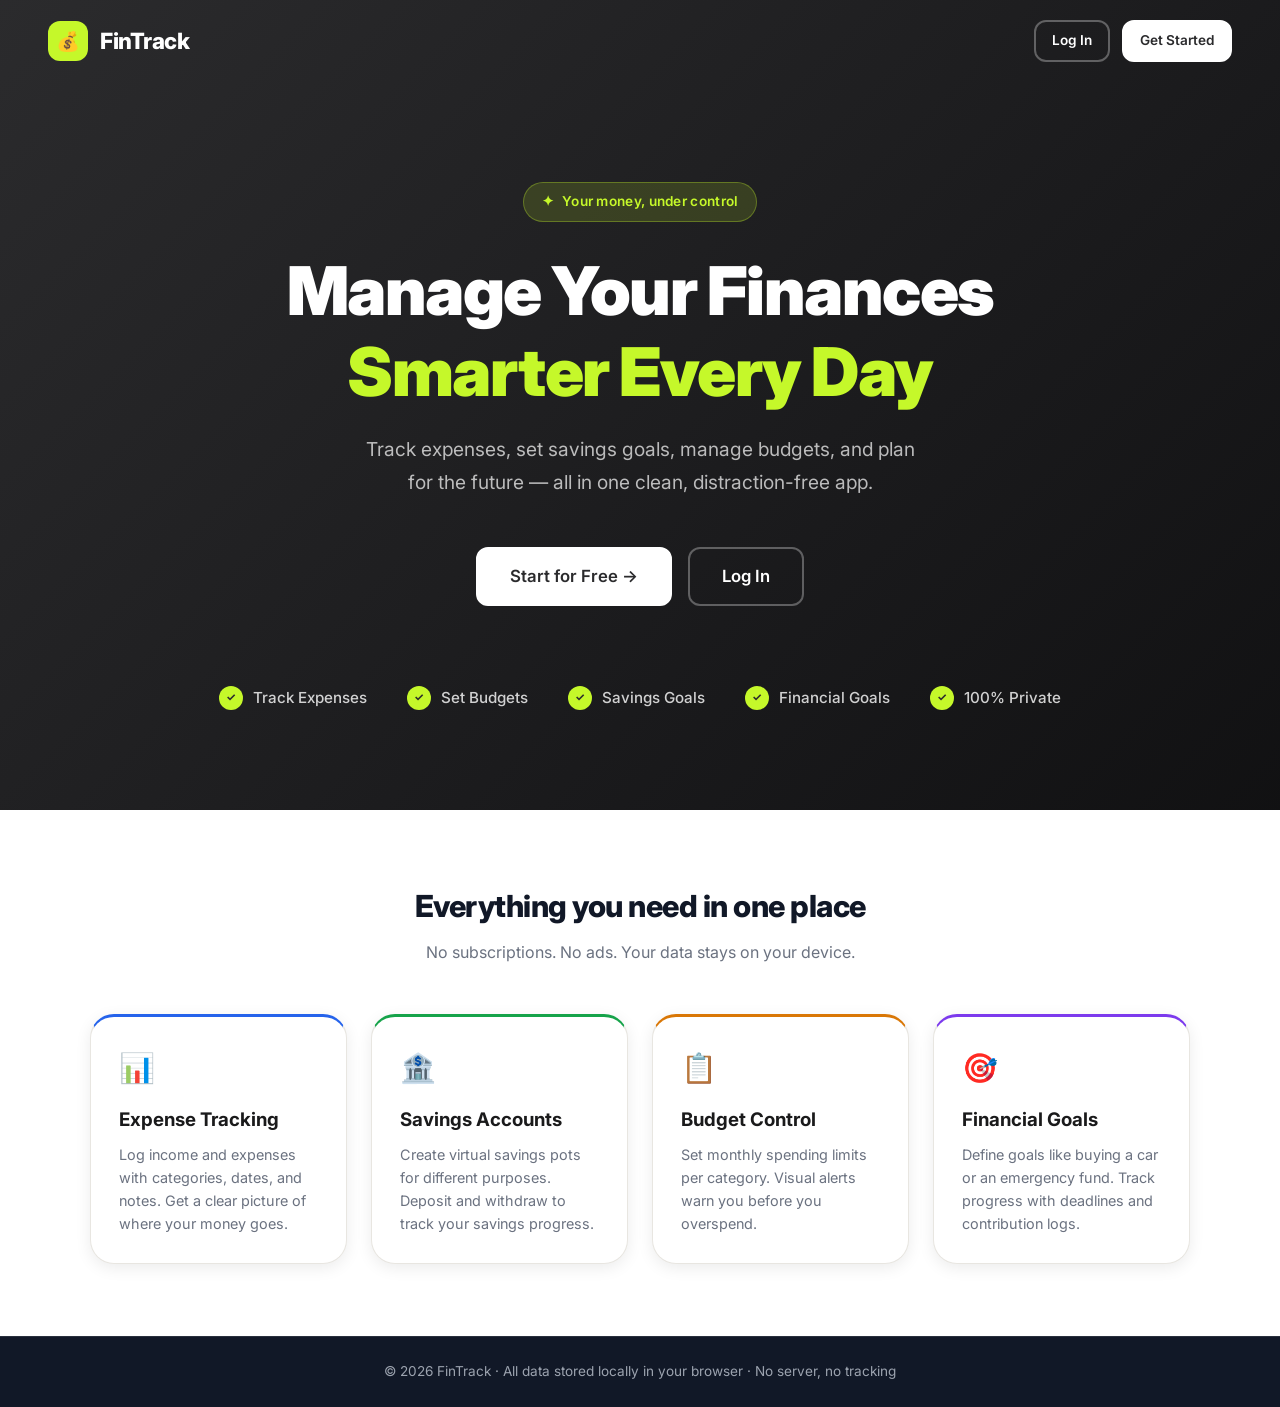
<file: index.html>
<!DOCTYPE html>
<html lang="en">
<head>
  <meta charset="UTF-8" />
  <meta name="viewport" content="width=device-width, initial-scale=1.0" />
  <title>FinTrack – Personal Finance Tracker</title>
  <link rel="preconnect" href="https://fonts.googleapis.com" />
  <link href="https://fonts.googleapis.com/css2?family=Inter:wght@400;500;600;700;800&display=swap" rel="stylesheet" />
  <link rel="stylesheet" href="css/styles.css" />
</head>
<body class="landing-body">

  <!-- NAV -->
  <nav class="landing-nav">
    <div class="logo">
      <div class="logo-icon">💰</div>
      FinTrack
    </div>
    <div class="landing-nav-actions">
      <a href="login.html"    class="btn btn-outline btn-sm">Log In</a>
      <a href="register.html" class="btn btn-white   btn-sm">Get Started</a>
    </div>
  </nav>

  <!-- HERO -->
  <section class="hero">
    <div class="hero-badge">
      <span>✦</span> Your money, under control
    </div>

    <h1>Manage Your Finances<br /><span>Smarter Every Day</span></h1>

    <p>
      Track expenses, set savings goals, manage budgets, and plan for the future —
      all in one clean, distraction-free app.
    </p>

    <div class="hero-actions">
      <a href="register.html" class="btn btn-white btn-lg">
        Start for Free →
      </a>
      <a href="login.html" class="btn btn-outline btn-lg">
        Log In
      </a>
    </div>

    <div class="hero-features">
      <div class="hero-feature">
        <div class="check">✓</div>
        Track Expenses
      </div>
      <div class="hero-feature">
        <div class="check">✓</div>
        Set Budgets
      </div>
      <div class="hero-feature">
        <div class="check">✓</div>
        Savings Goals
      </div>
      <div class="hero-feature">
        <div class="check">✓</div>
        Financial Goals
      </div>
      <div class="hero-feature">
        <div class="check">✓</div>
        100% Private
      </div>
    </div>
  </section>

  <!-- FEATURE CARDS -->
  <section style="background:#fff; padding: 72px 48px;">
    <div style="max-width:1100px; margin:0 auto;">
      <div style="text-align:center; margin-bottom:48px;">
        <h2 style="font-size:1.9rem; font-weight:800; color:#111827; letter-spacing:-0.5px;">
          Everything you need in one place
        </h2>
        <p style="color:#6b7280; margin-top:10px; font-size:1rem;">
          No subscriptions. No ads. Your data stays on your device.
        </p>
      </div>

      <div style="display:grid; grid-template-columns:repeat(auto-fit,minmax(240px,1fr)); gap:24px;">
        <div class="card" style="border-top:3px solid #2563eb;">
          <div style="font-size:1.8rem; margin-bottom:14px;">📊</div>
          <h3 style="font-weight:700; margin-bottom:8px;">Expense Tracking</h3>
          <p style="color:#6b7280; font-size:0.9rem; line-height:1.6;">
            Log income and expenses with categories, dates, and notes. Get a clear picture of where your money goes.
          </p>
        </div>
        <div class="card" style="border-top:3px solid #16a34a;">
          <div style="font-size:1.8rem; margin-bottom:14px;">🏦</div>
          <h3 style="font-weight:700; margin-bottom:8px;">Savings Accounts</h3>
          <p style="color:#6b7280; font-size:0.9rem; line-height:1.6;">
            Create virtual savings pots for different purposes. Deposit and withdraw to track your savings progress.
          </p>
        </div>
        <div class="card" style="border-top:3px solid #d97706;">
          <div style="font-size:1.8rem; margin-bottom:14px;">📋</div>
          <h3 style="font-weight:700; margin-bottom:8px;">Budget Control</h3>
          <p style="color:#6b7280; font-size:0.9rem; line-height:1.6;">
            Set monthly spending limits per category. Visual alerts warn you before you overspend.
          </p>
        </div>
        <div class="card" style="border-top:3px solid #7c3aed;">
          <div style="font-size:1.8rem; margin-bottom:14px;">🎯</div>
          <h3 style="font-weight:700; margin-bottom:8px;">Financial Goals</h3>
          <p style="color:#6b7280; font-size:0.9rem; line-height:1.6;">
            Define goals like buying a car or an emergency fund. Track progress with deadlines and contribution logs.
          </p>
        </div>
      </div>
    </div>
  </section>

  <!-- FOOTER -->
  <footer style="background:#111827; color:#9ca3af; text-align:center; padding:24px; font-size:0.85rem;">
    © 2026 FinTrack · All data stored locally in your browser · No server, no tracking
  </footer>

  <script src="js/app.js"></script>
  <script>
    // Redirect if already logged in
    App.redirectIfLoggedIn();
  </script>
</body>
</html>
</file>
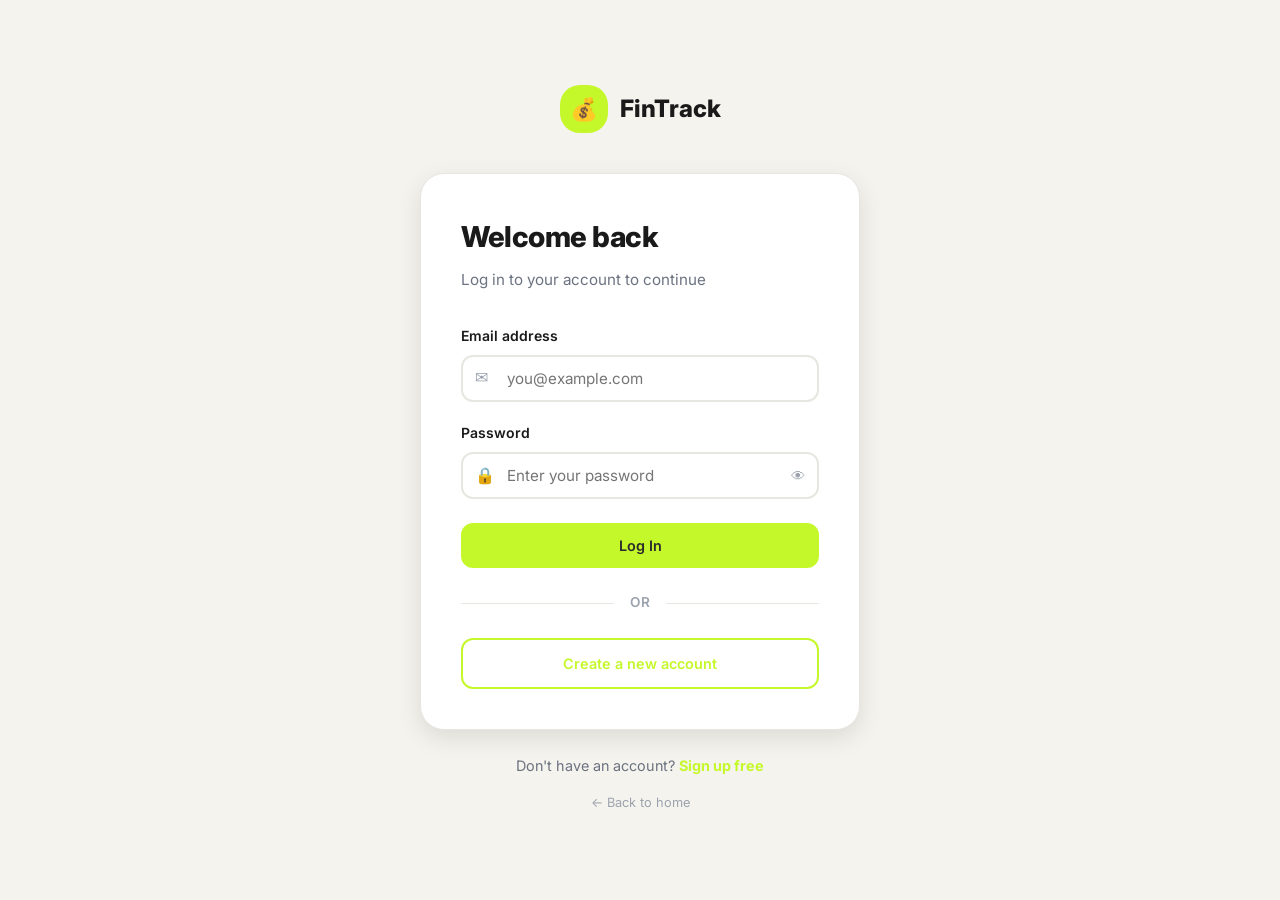
<file: budget.html>
<!DOCTYPE html>
<html lang="en">
<head>
  <meta charset="UTF-8" />
  <meta name="viewport" content="width=device-width, initial-scale=1.0" />
  <title>Budget – FinTrack</title>
  <link rel="preconnect" href="https://fonts.googleapis.com" />
  <link href="https://fonts.googleapis.com/css2?family=Inter:wght@400;500;600;700;800&display=swap" rel="stylesheet" />
  <link rel="stylesheet" href="css/styles.css" />
</head>
<body>
<div class="app-layout">

  <!-- SIDEBAR -->
  <aside class="sidebar" id="sidebar">
    <div class="sidebar-header">
      <div class="sidebar-logo"><div class="logo-icon">💰</div> FinTrack</div>
    </div>
    <nav class="sidebar-nav">
      <div class="nav-section-label">Menu</div>
      <a href="dashboard.html" class="nav-item"><span class="nav-icon">🏠</span> Dashboard</a>
      <a href="expenses.html"  class="nav-item"><span class="nav-icon">💸</span> Expenses</a>
      <a href="savings.html"   class="nav-item"><span class="nav-icon">🏦</span> Savings</a>
      <a href="budget.html"    class="nav-item"><span class="nav-icon">📋</span> Budget</a>
      <a href="goals.html"     class="nav-item"><span class="nav-icon">🎯</span> Goals</a>
      <div class="nav-section-label">Account</div>
      <a href="profile.html"   class="nav-item"><span class="nav-icon">👤</span> Profile</a>
      <a href="settings.html"  class="nav-item"><span class="nav-icon">⚙️</span> Settings</a>
    </nav>
    <div class="sidebar-footer">
      <div class="user-menu" id="logoutBtn" title="Log out">
        <div class="user-avatar">U</div>
        <div class="user-info">
          <div class="user-name">User</div>
          <div class="user-email">user@email.com</div>
        </div>
        <span style="color:#9ca3af; font-size:0.8rem;">⏻</span>
      </div>
    </div>
  </aside>
  <div id="sidebarOverlay"></div>

  <div class="main-content">
    <header class="topbar">
      <div class="topbar-left">
        <button class="btn btn-ghost btn-icon" id="sidebarToggle">☰</button>
        <span class="topbar-title">Budget</span>
      </div>
      <div class="topbar-right">
        <!-- Month picker -->
        <input type="month" id="budgetMonthPicker" class="form-input" style="width:160px; padding:7px 12px;" />
        <button class="btn btn-primary btn-sm" onclick="App.openModal('addBudgetModal')">+ Add Budget</button>
      </div>
    </header>

    <main class="page-content">

      <!-- Summary bar -->
      <div class="stats-grid" style="grid-template-columns:repeat(4,1fr); margin-bottom:24px;">
        <div class="stat-card">
          <div class="stat-header"><span class="stat-label">Total Budgeted</span><div class="stat-icon blue">📋</div></div>
          <div class="stat-value" id="totalBudgeted">₹0.00</div>
        </div>
        <div class="stat-card">
          <div class="stat-header"><span class="stat-label">Total Spent</span><div class="stat-icon red">💸</div></div>
          <div class="stat-value expense" id="totalSpent">₹0.00</div>
        </div>
        <div class="stat-card">
          <div class="stat-header"><span class="stat-label">Remaining</span><div class="stat-icon green">✓</div></div>
          <div class="stat-value" id="totalRemaining">₹0.00</div>
        </div>
        <div class="stat-card">
          <div class="stat-header"><span class="stat-label">Over Budget</span><div class="stat-icon red">⚠</div></div>
          <div class="stat-value expense" id="overBudgetCount">0</div>
          <div class="stat-change">categories</div>
        </div>
      </div>

      <!-- Budget cards -->
      <div id="budgetGrid" style="display:grid; grid-template-columns:repeat(auto-fill,minmax(280px,1fr)); gap:20px;"></div>

      <div id="budgetEmpty" class="empty-state card" style="display:none;">
        <div class="empty-icon">📋</div>
        <h3>No budgets set</h3>
        <p>Set monthly spending limits per category to stay on track.</p>
        <button class="btn btn-primary" onclick="App.openModal('addBudgetModal')">+ Add Budget</button>
      </div>

    </main>
  </div>
</div>

<!-- ADD BUDGET MODAL -->
<div class="modal-overlay" id="addBudgetModal">
  <div class="modal">
    <div class="modal-header">
      <span class="modal-title">Add Budget</span>
      <button class="modal-close">✕</button>
    </div>
    <div class="modal-body">
      <div class="form-group">
        <label class="form-label">Category *</label>
        <select id="budgetCat" class="form-select">
          <option value="">Select category</option>
        </select>
        <div class="form-error" id="budgetCatErr">Select a category.</div>
      </div>
      <div class="form-group">
        <label class="form-label">Monthly Limit (₹) *</label>
        <div class="input-group">
          <span class="input-icon">₹</span>
          <input type="number" id="budgetLimit" class="form-input" placeholder="e.g. 5000" min="1" step="0.01" />
        </div>
        <div class="form-error" id="budgetLimitErr">Enter a valid amount.</div>
      </div>
    </div>
    <div class="modal-footer">
      <button class="btn btn-ghost" onclick="App.closeModal('addBudgetModal')">Cancel</button>
      <button class="btn btn-primary" id="saveBudgetBtn">Save Budget</button>
    </div>
  </div>
</div>

<!-- EDIT BUDGET MODAL -->
<div class="modal-overlay" id="editBudgetModal">
  <div class="modal">
    <div class="modal-header">
      <span class="modal-title">Edit Budget</span>
      <button class="modal-close">✕</button>
    </div>
    <div class="modal-body">
      <input type="hidden" id="editBudgetId" />
      <div class="form-group">
        <label class="form-label">Category</label>
        <input type="text" id="editBudgetCat" class="form-input" readonly style="background:#f9fafb;" />
      </div>
      <div class="form-group">
        <label class="form-label">New Monthly Limit (₹) *</label>
        <div class="input-group">
          <span class="input-icon">₹</span>
          <input type="number" id="editBudgetLimit" class="form-input" min="1" step="0.01" />
        </div>
        <div class="form-error" id="editBudgetLimitErr">Enter a valid amount.</div>
      </div>
    </div>
    <div class="modal-footer">
      <button class="btn btn-ghost" onclick="App.closeModal('editBudgetModal')">Cancel</button>
      <button class="btn btn-primary" id="updateBudgetBtn">Update</button>
    </div>
  </div>
</div>

<!-- DELETE BUDGET MODAL -->
<div class="modal-overlay" id="deleteBudgetModal">
  <div class="modal">
    <div class="modal-header">
      <span class="modal-title">Remove Budget</span>
      <button class="modal-close">✕</button>
    </div>
    <div class="modal-body">
      <p style="color:#6b7280;">Remove this budget limit? Your expense records won't be affected.</p>
    </div>
    <div class="modal-footer">
      <button class="btn btn-ghost" onclick="App.closeModal('deleteBudgetModal')">Cancel</button>
      <button class="btn btn-danger" id="confirmDeleteBudgetBtn">Remove</button>
    </div>
  </div>
</div>

<script src="js/app.js"></script>
<script src="js/finance.js"></script>
<script>
  App.initAppPage();

  let pendingDeleteBudgetId = null;

  // Set month picker default to current month
  const now = new Date();
  const currentMonth = `${now.getFullYear()}-${String(now.getMonth()+1).padStart(2,'0')}`;
  document.getElementById('budgetMonthPicker').value = currentMonth;

  // Populate category select
  function populateBudgetCats() {
    const existing = Finance.getBudgets().map(b => b.category);
    const available = Finance.EXPENSE_CATS.filter(c => !existing.includes(c));
    const sel = document.getElementById('budgetCat');
    sel.innerHTML = '<option value="">Select category</option>' +
      available.map(c => `<option value="${c}">${c}</option>`).join('');
  }

  function render() {
    const month   = document.getElementById('budgetMonthPicker').value || currentMonth;
    const budgets = Finance.getBudgetsWithSpent(month);

    const totalBudgeted  = budgets.reduce((s, b) => s + b.limit, 0);
    const totalSpent     = budgets.reduce((s, b) => s + b.spent, 0);
    const totalRemaining = budgets.reduce((s, b) => s + b.remaining, 0);
    const overCount      = budgets.filter(b => b.pct >= 100).length;

    document.getElementById('totalBudgeted').textContent  = App.formatCurrency(totalBudgeted);
    document.getElementById('totalSpent').textContent     = App.formatCurrency(totalSpent);
    document.getElementById('totalRemaining').textContent = App.formatCurrency(totalRemaining);
    document.getElementById('overBudgetCount').textContent = overCount;

    const grid  = document.getElementById('budgetGrid');
    const empty = document.getElementById('budgetEmpty');

    if (budgets.length === 0) {
      grid.innerHTML = '';
      empty.style.display = 'flex';
      return;
    }
    empty.style.display = 'none';

    grid.innerHTML = budgets.map(b => {
      const color  = b.pct >= 100 ? 'red' : b.pct >= 80 ? 'yellow' : 'green';
      const status = b.pct >= 100
        ? `<span class="badge badge-red">Over budget</span>`
        : b.pct >= 80
          ? `<span class="badge badge-yellow">⚠ Near limit</span>`
          : `<span class="badge badge-green">On track</span>`;

      return `
        <div class="card">
          <div style="display:flex; align-items:flex-start; justify-content:space-between; margin-bottom:16px;">
            <div>
              <div style="font-size:1rem; font-weight:700;">${b.category}</div>
              <div style="margin-top:4px;">${status}</div>
            </div>
            <div style="display:flex; gap:4px;">
              <button class="btn btn-ghost btn-sm" onclick="editBudget(${b.id})" title="Edit">✏</button>
              <button class="btn btn-ghost btn-sm" style="color:#dc2626;" onclick="deleteBudget(${b.id})" title="Remove">🗑</button>
            </div>
          </div>

          <div style="margin-bottom:12px;">
            <div style="display:flex; justify-content:space-between; margin-bottom:6px;">
              <span style="font-size:0.85rem; color:#6b7280;">Spent</span>
              <span style="font-size:0.85rem; font-weight:700;">${App.formatCurrency(b.spent)} <span style="color:#9ca3af; font-weight:400;">/ ${App.formatCurrency(b.limit)}</span></span>
            </div>
            <div class="progress-bar-wrap">
              <div class="progress-bar ${color}" style="width:${b.pct}%;"></div>
            </div>
            <div style="display:flex; justify-content:space-between; margin-top:6px; font-size:0.78rem; color:#9ca3af;">
              <span>${b.pct.toFixed(1)}% used</span>
              <span style="color:${b.pct>=100?'#dc2626':'#6b7280'};">
                ${b.pct >= 100
                  ? '⚠ Over by ' + App.formatCurrency(b.spent - b.limit)
                  : App.formatCurrency(b.remaining) + ' left'}
              </span>
            </div>
          </div>
        </div>`;
    }).join('');
  }

  function editBudget(id) {
    const b = Finance.getBudgets().find(b => b.id === id);
    if (!b) return;
    document.getElementById('editBudgetId').value    = id;
    document.getElementById('editBudgetCat').value   = b.category;
    document.getElementById('editBudgetLimit').value = b.limit;
    document.getElementById('editBudgetLimitErr').classList.remove('visible');
    App.openModal('editBudgetModal');
  }

  function deleteBudget(id) {
    pendingDeleteBudgetId = id;
    App.openModal('deleteBudgetModal');
  }

  document.getElementById('saveBudgetBtn').addEventListener('click', () => {
    const cat   = document.getElementById('budgetCat').value;
    const limit = parseFloat(document.getElementById('budgetLimit').value);
    let valid = true;

    if (!cat) {
      document.getElementById('budgetCatErr').classList.add('visible');
      valid = false;
    } else {
      document.getElementById('budgetCatErr').classList.remove('visible');
    }
    if (!limit || limit <= 0) {
      document.getElementById('budgetLimitErr').classList.add('visible');
      valid = false;
    } else {
      document.getElementById('budgetLimitErr').classList.remove('visible');
    }
    if (!valid) return;

    Finance.addBudget({ category: cat, limit });
    App.closeModal('addBudgetModal');
    App.showToast('Budget added!', 'success');
    document.getElementById('budgetCat').value   = '';
    document.getElementById('budgetLimit').value = '';
    populateBudgetCats();
    render();
  });

  document.getElementById('updateBudgetBtn').addEventListener('click', () => {
    const id    = parseInt(document.getElementById('editBudgetId').value);
    const limit = parseFloat(document.getElementById('editBudgetLimit').value);
    if (!limit || limit <= 0) {
      document.getElementById('editBudgetLimitErr').classList.add('visible');
      return;
    }
    document.getElementById('editBudgetLimitErr').classList.remove('visible');
    Finance.updateBudget(id, { limit });
    App.closeModal('editBudgetModal');
    App.showToast('Budget updated!', 'success');
    render();
  });

  document.getElementById('confirmDeleteBudgetBtn').addEventListener('click', () => {
    if (pendingDeleteBudgetId) {
      Finance.deleteBudget(pendingDeleteBudgetId);
      pendingDeleteBudgetId = null;
      App.closeModal('deleteBudgetModal');
      App.showToast('Budget removed.', 'success');
      populateBudgetCats();
      render();
    }
  });

  document.getElementById('budgetMonthPicker').addEventListener('change', render);

  populateBudgetCats();
  render();
</script>
</body>
</html>
</file>
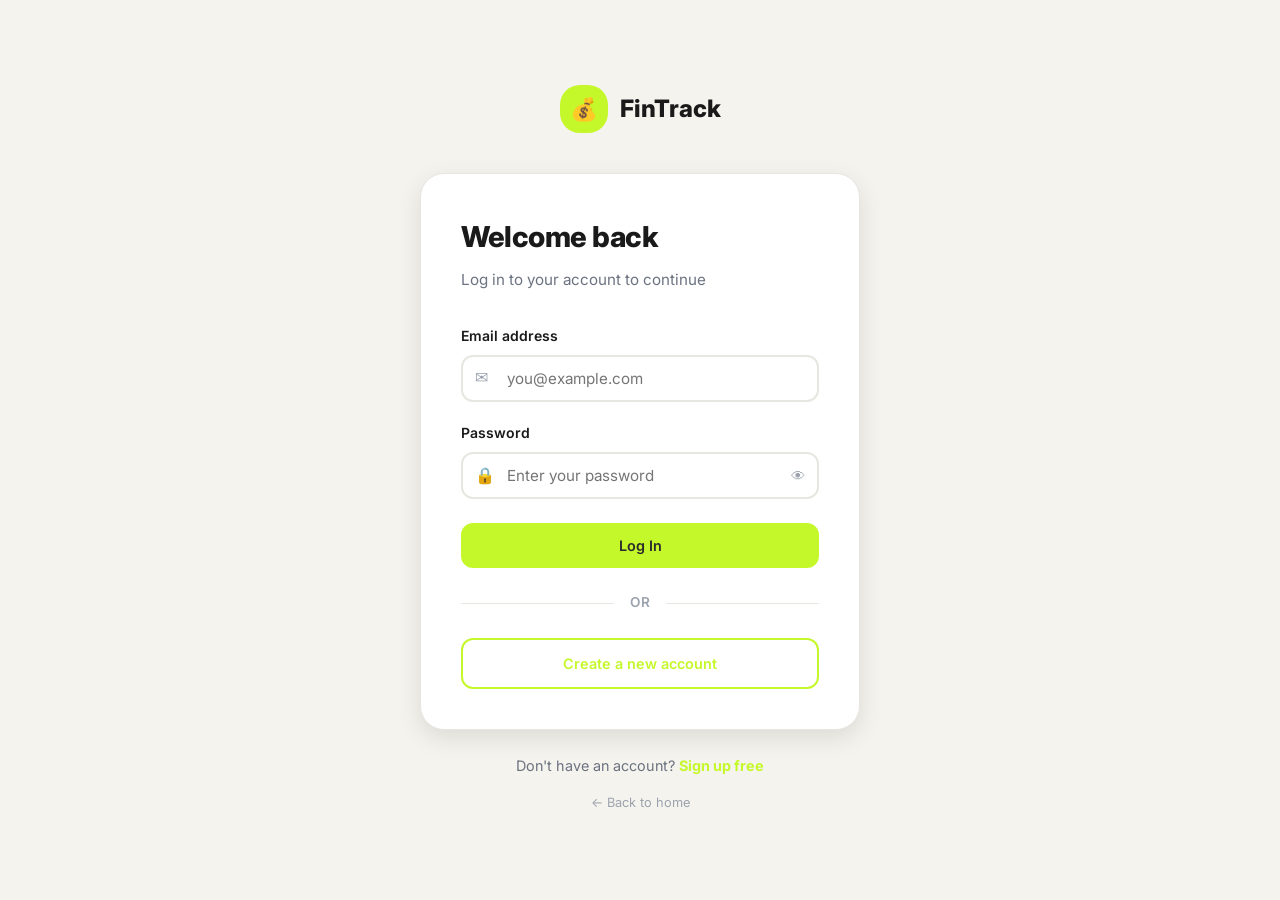
<file: dashboard.html>
<!DOCTYPE html>
<html lang="en">
<head>
  <meta charset="UTF-8" />
  <meta name="viewport" content="width=device-width, initial-scale=1.0" />
  <title>Dashboard – FinTrack</title>
  <link rel="preconnect" href="https://fonts.googleapis.com" />
  <link href="https://fonts.googleapis.com/css2?family=Inter:wght@400;500;600;700;800&display=swap" rel="stylesheet" />
  <link rel="stylesheet" href="css/styles.css" />
</head>
<body>
<div class="app-layout">

  <!-- SIDEBAR -->
  <aside class="sidebar" id="sidebar">
    <div class="sidebar-header">
      <div class="sidebar-logo">
        <div class="logo-icon">💰</div>
        FinTrack
      </div>
    </div>
    <nav class="sidebar-nav">
      <div class="nav-section-label">Menu</div>
      <a href="dashboard.html" class="nav-item">
        <span class="nav-icon">🏠</span> Dashboard
      </a>
      <a href="expenses.html" class="nav-item">
        <span class="nav-icon">💸</span> Expenses
      </a>
      <a href="savings.html" class="nav-item">
        <span class="nav-icon">🏦</span> Savings
      </a>
      <a href="budget.html" class="nav-item">
        <span class="nav-icon">📋</span> Budget
      </a>
      <a href="goals.html" class="nav-item">
        <span class="nav-icon">🎯</span> Goals
      </a>
      <div class="nav-section-label">Account</div>
      <a href="profile.html" class="nav-item">
        <span class="nav-icon">👤</span> Profile
      </a>
      <a href="settings.html" class="nav-item">
        <span class="nav-icon">⚙️</span> Settings
      </a>
    </nav>
    <div class="sidebar-footer">
      <div class="user-menu" id="logoutBtn" title="Log out">
        <div class="user-avatar">U</div>
        <div class="user-info">
          <div class="user-name">User</div>
          <div class="user-email">user@email.com</div>
        </div>
        <span style="color:#9ca3af; font-size:0.8rem;">⏻</span>
      </div>
    </div>
  </aside>

  <!-- MOBILE OVERLAY -->
  <div id="sidebarOverlay"></div>

  <!-- MAIN -->
  <div class="main-content">
    <header class="topbar">
      <div class="topbar-left">
        <button class="btn btn-ghost btn-icon" id="sidebarToggle">☰</button>
        <span class="topbar-title">Dashboard</span>
      </div>
      <div class="topbar-right">
        <span id="topbarDate" style="font-size:0.8rem; color:#6b7280;"></span>
      </div>
    </header>

    <main class="page-content">

      <!-- Greeting -->
      <div style="margin-bottom:24px;">
        <h1 id="greeting" style="font-size:1.4rem; font-weight:800; color:#111827; letter-spacing:-0.3px;"></h1>
        <p style="color:#6b7280; font-size:0.875rem; margin-top:4px;">Here's your financial overview</p>
      </div>

      <!-- STAT CARDS -->
      <div class="stats-grid" id="statsGrid">
        <div class="stat-card">
          <div class="stat-header">
            <span class="stat-label">Total Balance</span>
            <div class="stat-icon blue">💳</div>
          </div>
          <div class="stat-value" id="statBalance">₹0.00</div>
          <div class="stat-change">Income minus expenses</div>
        </div>
        <div class="stat-card">
          <div class="stat-header">
            <span class="stat-label">Total Income</span>
            <div class="stat-icon green">↑</div>
          </div>
          <div class="stat-value income" id="statIncome">₹0.00</div>
          <div class="stat-change">All time income recorded</div>
        </div>
        <div class="stat-card">
          <div class="stat-header">
            <span class="stat-label">Total Expenses</span>
            <div class="stat-icon red">↓</div>
          </div>
          <div class="stat-value expense" id="statExpenses">₹0.00</div>
          <div class="stat-change">All time expenses recorded</div>
        </div>
        <div class="stat-card">
          <div class="stat-header">
            <span class="stat-label">Total Savings</span>
            <div class="stat-icon green">🏦</div>
          </div>
          <div class="stat-value" id="statSavings">₹0.00</div>
          <div class="stat-change">Across all savings accounts</div>
        </div>
      </div>

      <!-- ROW: Recent Transactions + Budget Overview -->
      <div class="grid-2" style="margin-bottom:24px;">

        <!-- Recent Transactions -->
        <div class="card">
          <div class="card-header">
            <div>
              <div class="card-title">Recent Transactions</div>
              <div class="card-subtitle">Last 5 entries</div>
            </div>
            <a href="expenses.html" class="btn btn-outline-primary btn-sm">View all</a>
          </div>
          <div id="recentList">
            <div class="empty-state" style="padding:30px 16px;">
              <div class="empty-icon">📭</div>
              <p>No transactions yet.<br/>Add your first income or expense.</p>
              <a href="expenses.html" class="btn btn-primary btn-sm">Add transaction</a>
            </div>
          </div>
        </div>

        <!-- Budget overview -->
        <div class="card">
          <div class="card-header">
            <div>
              <div class="card-title">Budget Status</div>
              <div class="card-subtitle" id="budgetMonth"></div>
            </div>
            <a href="budget.html" class="btn btn-outline-primary btn-sm">Manage</a>
          </div>
          <div id="budgetList">
            <div class="empty-state" style="padding:30px 16px;">
              <div class="empty-icon">📋</div>
              <p>No budgets set yet.<br/>Create a budget to track spending.</p>
              <a href="budget.html" class="btn btn-primary btn-sm">Set budget</a>
            </div>
          </div>
        </div>

      </div>

      <!-- ROW: Goals + Expense breakdown -->
      <div class="grid-2">

        <!-- Goals summary -->
        <div class="card">
          <div class="card-header">
            <div>
              <div class="card-title">Financial Goals</div>
              <div class="card-subtitle">Your progress so far</div>
            </div>
            <a href="goals.html" class="btn btn-outline-primary btn-sm">View all</a>
          </div>
          <div id="goalsList">
            <div class="empty-state" style="padding:30px 16px;">
              <div class="empty-icon">🎯</div>
              <p>No goals yet.<br/>Set a financial goal to get started.</p>
              <a href="goals.html" class="btn btn-primary btn-sm">Add goal</a>
            </div>
          </div>
        </div>

        <!-- Expense breakdown -->
        <div class="card">
          <div class="card-header">
            <div>
              <div class="card-title">Spending by Category</div>
              <div class="card-subtitle">All time breakdown</div>
            </div>
          </div>
          <div id="catBreakdown">
            <div class="empty-state" style="padding:30px 16px;">
              <div class="empty-icon">📊</div>
              <p>No expense data yet.</p>
            </div>
          </div>
        </div>

      </div>

    </main>
  </div><!-- /main-content -->

</div><!-- /app-layout -->

<script src="js/app.js"></script>
<script src="js/finance.js"></script>
<script>
  App.initAppPage();

  // Greeting
  const user = App.currentUser();
  const hour = new Date().getHours();
  const greet = hour < 12 ? 'Good morning' : hour < 18 ? 'Good afternoon' : 'Good evening';
  document.getElementById('greeting').textContent = `${greet}, ${user?.name || 'there'} 👋`;

  // Topbar date
  document.getElementById('topbarDate').textContent =
    new Date().toLocaleDateString('en-IN', { weekday:'long', day:'numeric', month:'long', year:'numeric' });

  // Budget month label
  document.getElementById('budgetMonth').textContent =
    new Date().toLocaleDateString('en-IN', { month: 'long', year: 'numeric' });

  // Show mobile toggle on small screens — handled by CSS
  
  function renderDashboard() {
    const data = Finance.getDashboardData();

    // Stats
    document.getElementById('statBalance').textContent  = App.formatCurrency(data.summary.balance);
    document.getElementById('statIncome').textContent   = App.formatCurrency(data.summary.income);
    document.getElementById('statExpenses').textContent = App.formatCurrency(data.summary.expenses);
    document.getElementById('statSavings').textContent  = App.formatCurrency(data.savings);

    // Balance color
    const balEl = document.getElementById('statBalance');
    balEl.style.color = data.summary.balance < 0 ? 'var(--danger)' : 'var(--text-primary)';

    // Recent transactions
    const recentEl = document.getElementById('recentList');
    if (data.recent.length === 0) {
      recentEl.innerHTML = `
        <div class="empty-state" style="padding:30px 16px;">
          <div class="empty-icon">📭</div>
          <p>No transactions yet.<br/>Add your first income or expense.</p>
          <a href="expenses.html" class="btn btn-primary btn-sm">Add transaction</a>
        </div>`;
    } else {
      recentEl.innerHTML = data.recent.map(t => `
        <div style="display:flex; align-items:center; gap:12px; padding:10px 0; border-bottom:1px solid #f3f4f6;">
          <div style="width:38px; height:38px; border-radius:10px; background:${t.type==='income'?'#f0fdf4':'#fef2f2'}; display:flex; align-items:center; justify-content:center; font-size:1rem; flex-shrink:0;">
            ${t.type === 'income' ? '💵' : '💸'}
          </div>
          <div style="flex:1; min-width:0;">
            <div style="font-size:0.875rem; font-weight:600; color:#111827; white-space:nowrap; overflow:hidden; text-overflow:ellipsis;">${t.description || t.category}</div>
            <div style="font-size:0.75rem; color:#9ca3af;">${t.category} · ${App.formatDate(t.date ? new Date(t.date).getTime() : t.createdAt)}</div>
          </div>
          <div style="font-size:0.9rem; font-weight:700; color:${t.type==='income'?'#16a34a':'#dc2626'}; flex-shrink:0;">
            ${t.type==='income'?'+':'-'}${App.formatCurrency(t.amount)}
          </div>
        </div>`).join('') +
        `<div style="padding-top:10px; text-align:right;">
          <a href="expenses.html" style="font-size:0.8rem; color:#2563eb; font-weight:600;">View all transactions →</a>
        </div>`;
    }

    // Budget
    const budgetEl = document.getElementById('budgetList');
    if (data.budgets.length === 0) {
      budgetEl.innerHTML = `
        <div class="empty-state" style="padding:30px 16px;">
          <div class="empty-icon">📋</div>
          <p>No budgets set yet.</p>
          <a href="budget.html" class="btn btn-primary btn-sm">Set budget</a>
        </div>`;
    } else {
      budgetEl.innerHTML = data.budgets.slice(0, 5).map(b => {
        const color = b.pct >= 90 ? 'red' : b.pct >= 70 ? 'yellow' : 'green';
        return `
          <div style="margin-bottom:14px;">
            <div style="display:flex; justify-content:space-between; margin-bottom:6px;">
              <span style="font-size:0.85rem; font-weight:600;">${b.category}</span>
              <span style="font-size:0.8rem; color:#6b7280;">${App.formatCurrency(b.spent)} / ${App.formatCurrency(b.limit)}</span>
            </div>
            <div class="progress-bar-wrap">
              <div class="progress-bar ${color}" style="width:${b.pct}%;"></div>
            </div>
            <div style="font-size:0.72rem; color:${b.pct>=100?'#dc2626':'#9ca3af'}; margin-top:3px; text-align:right;">
              ${b.pct >= 100 ? '⚠ Over budget' : App.formatCurrency(b.remaining) + ' remaining'}
            </div>
          </div>`;
      }).join('');
    }

    // Goals
    const goalsEl = document.getElementById('goalsList');
    if (data.goals.length === 0) {
      goalsEl.innerHTML = `
        <div class="empty-state" style="padding:30px 16px;">
          <div class="empty-icon">🎯</div>
          <p>No goals yet.</p>
          <a href="goals.html" class="btn btn-primary btn-sm">Add goal</a>
        </div>`;
    } else {
      goalsEl.innerHTML = data.goals.slice(0, 4).map(g => {
        const p = Finance.getGoalProgress(g);
        return `
          <div style="margin-bottom:14px;">
            <div style="display:flex; justify-content:space-between; align-items:center; margin-bottom:6px;">
              <span style="font-size:0.85rem; font-weight:600;">${g.name}</span>
              <span class="badge ${p.pct >= 100 ? 'badge-green' : 'badge-blue'}">${p.pct.toFixed(0)}%</span>
            </div>
            <div class="progress-bar-wrap">
              <div class="progress-bar ${p.pct>=100?'green':'blue'}" style="width:${p.pct}%;"></div>
            </div>
            <div style="font-size:0.72rem; color:#9ca3af; margin-top:3px;">
              ${App.formatCurrency(g.current)} of ${App.formatCurrency(g.target)}
              ${p.daysLeft !== null ? ` · ${p.daysLeft > 0 ? p.daysLeft + ' days left' : 'Deadline passed'}` : ''}
            </div>
          </div>`;
      }).join('');
    }

    // Category breakdown
    const catEl = document.getElementById('catBreakdown');
    const cats  = Object.entries(data.catSpend).sort((a,b) => b[1]-a[1]);
    if (cats.length === 0) {
      catEl.innerHTML = `
        <div class="empty-state" style="padding:30px 16px;">
          <div class="empty-icon">📊</div>
          <p>No expense data yet.</p>
        </div>`;
    } else {
      const total = cats.reduce((s,[,v]) => s+v, 0);
      catEl.innerHTML = cats.slice(0, 6).map(([cat, amt]) => {
        const pct = total > 0 ? (amt/total*100) : 0;
        return `
          <div style="display:flex; align-items:center; gap:10px; margin-bottom:10px;">
            <div style="font-size:0.8rem; font-weight:600; width:120px; white-space:nowrap; overflow:hidden; text-overflow:ellipsis; flex-shrink:0;">${cat}</div>
            <div style="flex:1;">
              <div class="progress-bar-wrap" style="height:6px;">
                <div class="progress-bar blue" style="width:${pct}%;"></div>
              </div>
            </div>
            <div style="font-size:0.8rem; font-weight:700; color:#111827; flex-shrink:0; width:80px; text-align:right;">${App.formatCurrency(amt)}</div>
          </div>`;
      }).join('');
    }
  }

  renderDashboard();
</script>
</body>
</html>
</file>
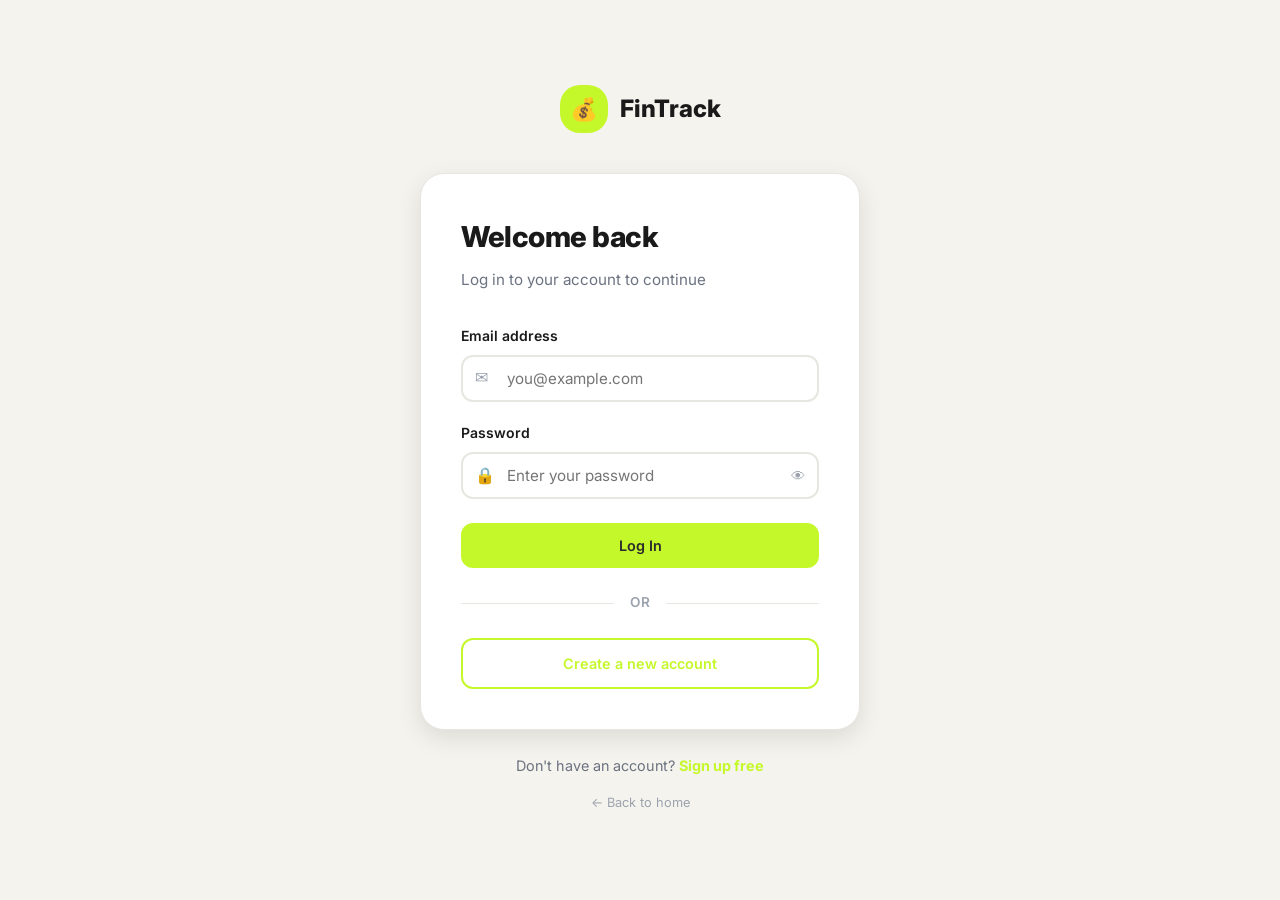
<file: expenses.html>
<!DOCTYPE html>
<html lang="en">
<head>
  <meta charset="UTF-8" />
  <meta name="viewport" content="width=device-width, initial-scale=1.0" />
  <title>Expenses – FinTrack</title>
  <link rel="preconnect" href="https://fonts.googleapis.com" />
  <link href="https://fonts.googleapis.com/css2?family=Inter:wght@400;500;600;700;800&display=swap" rel="stylesheet" />
  <link rel="stylesheet" href="css/styles.css" />
</head>
<body>
<div class="app-layout">

  <!-- SIDEBAR -->
  <aside class="sidebar" id="sidebar">
    <div class="sidebar-header">
      <div class="sidebar-logo">
        <div class="logo-icon">💰</div>
        FinTrack
      </div>
    </div>
    <nav class="sidebar-nav">
      <div class="nav-section-label">Menu</div>
      <a href="dashboard.html" class="nav-item"><span class="nav-icon">🏠</span> Dashboard</a>
      <a href="expenses.html"  class="nav-item"><span class="nav-icon">💸</span> Expenses</a>
      <a href="savings.html"   class="nav-item"><span class="nav-icon">🏦</span> Savings</a>
      <a href="budget.html"    class="nav-item"><span class="nav-icon">📋</span> Budget</a>
      <a href="goals.html"     class="nav-item"><span class="nav-icon">🎯</span> Goals</a>
      <div class="nav-section-label">Account</div>
      <a href="profile.html"   class="nav-item"><span class="nav-icon">👤</span> Profile</a>
      <a href="settings.html"  class="nav-item"><span class="nav-icon">⚙️</span> Settings</a>
    </nav>
    <div class="sidebar-footer">
      <div class="user-menu" id="logoutBtn" title="Log out">
        <div class="user-avatar">U</div>
        <div class="user-info">
          <div class="user-name">User</div>
          <div class="user-email">user@email.com</div>
        </div>
        <span style="color:#9ca3af; font-size:0.8rem;">⏻</span>
      </div>
    </div>
  </aside>
  <div id="sidebarOverlay"></div>

  <!-- MAIN -->
  <div class="main-content">
    <header class="topbar">
      <div class="topbar-left">
        <button class="btn btn-ghost btn-icon" id="sidebarToggle">☰</button>
        <span class="topbar-title">Expenses &amp; Income</span>
      </div>
      <div class="topbar-right">
        <button class="btn btn-primary btn-sm" onclick="App.openModal('txnModal')">+ Add Transaction</button>
      </div>
    </header>

    <main class="page-content">

      <!-- Summary bar -->
      <div class="stats-grid" style="grid-template-columns:repeat(3,1fr); margin-bottom:24px;" id="summaryBar">
        <div class="stat-card">
          <div class="stat-header"><span class="stat-label">Total Income</span><div class="stat-icon green">↑</div></div>
          <div class="stat-value income" id="sumIncome">₹0.00</div>
        </div>
        <div class="stat-card">
          <div class="stat-header"><span class="stat-label">Total Expenses</span><div class="stat-icon red">↓</div></div>
          <div class="stat-value expense" id="sumExpenses">₹0.00</div>
        </div>
        <div class="stat-card">
          <div class="stat-header"><span class="stat-label">Net Balance</span><div class="stat-icon blue">💳</div></div>
          <div class="stat-value" id="sumBalance">₹0.00</div>
        </div>
      </div>

      <!-- Filters + Table -->
      <div class="card">
        <div class="card-header" style="flex-wrap:wrap; gap:12px;">
          <div>
            <div class="card-title">All Transactions</div>
            <div class="card-subtitle" id="txnCount">0 records</div>
          </div>
          <div style="display:flex; gap:10px; flex-wrap:wrap; align-items:center;">
            <select class="form-select" id="filterType" style="width:130px; padding:7px 10px;">
              <option value="">All types</option>
              <option value="income">Income</option>
              <option value="expense">Expense</option>
            </select>
            <select class="form-select" id="filterCat" style="width:160px; padding:7px 10px;">
              <option value="">All categories</option>
            </select>
            <input type="month" class="form-input" id="filterMonth" style="width:150px; padding:7px 10px;" />
            <button class="btn btn-ghost btn-sm" id="clearFilters">Clear</button>
          </div>
        </div>

        <div class="table-wrapper">
          <table class="data-table">
            <thead>
              <tr>
                <th>Date</th>
                <th>Type</th>
                <th>Category</th>
                <th>Description</th>
                <th style="text-align:right;">Amount</th>
                <th style="text-align:center;">Actions</th>
              </tr>
            </thead>
            <tbody id="txnTableBody"></tbody>
          </table>
        </div>
        <div id="txnEmpty" class="empty-state" style="display:none;">
          <div class="empty-icon">📭</div>
          <h3>No transactions found</h3>
          <p>Add your first income or expense to get started.</p>
          <button class="btn btn-primary btn-sm" onclick="App.openModal('txnModal')">+ Add Transaction</button>
        </div>
      </div>

    </main>
  </div>
</div>

<!-- ADD TRANSACTION MODAL -->
<div class="modal-overlay" id="txnModal">
  <div class="modal">
    <div class="modal-header">
      <span class="modal-title">Add Transaction</span>
      <button class="modal-close">✕</button>
    </div>
    <div class="modal-body">
      <form id="txnForm" novalidate>
        <!-- Type toggle -->
        <div style="display:flex; gap:8px; margin-bottom:18px;">
          <button type="button" class="btn w-full" id="typeExpense" onclick="setType('expense')"
            style="background:#fef2f2; color:#dc2626; border-color:#fecaca;">💸 Expense</button>
          <button type="button" class="btn w-full" id="typeIncome"  onclick="setType('income')"
            style="background:#f3f4f6; color:#6b7280; border-color:#e5e7eb;">💵 Income</button>
        </div>
        <input type="hidden" id="txnType" value="expense" />

        <div class="form-row">
          <div class="form-group">
            <label class="form-label">Amount (₹) *</label>
            <div class="input-group">
              <span class="input-icon">₹</span>
              <input type="number" id="txnAmount" class="form-input" placeholder="0.00" min="0.01" step="0.01" required />
            </div>
            <div class="form-error" id="amtError">Enter a valid amount.</div>
          </div>
          <div class="form-group">
            <label class="form-label">Date *</label>
            <input type="date" id="txnDate" class="form-input" required />
          </div>
        </div>

        <div class="form-group">
          <label class="form-label">Category *</label>
          <select id="txnCategory" class="form-select" required>
            <option value="">Select category</option>
          </select>
          <div class="form-error" id="catError">Select a category.</div>
        </div>

        <div class="form-group">
          <label class="form-label">Description</label>
          <input type="text" id="txnDesc" class="form-input" placeholder="Optional note…" maxlength="100" />
        </div>
      </form>
    </div>
    <div class="modal-footer">
      <button class="btn btn-ghost" onclick="App.closeModal('txnModal')">Cancel</button>
      <button class="btn btn-primary" id="saveTxnBtn">Save Transaction</button>
    </div>
  </div>
</div>

<!-- DELETE CONFIRM MODAL -->
<div class="modal-overlay" id="deleteModal">
  <div class="modal">
    <div class="modal-header">
      <span class="modal-title">Delete Transaction</span>
      <button class="modal-close">✕</button>
    </div>
    <div class="modal-body">
      <p style="color:#6b7280;">Are you sure you want to delete this transaction? This cannot be undone.</p>
    </div>
    <div class="modal-footer">
      <button class="btn btn-ghost" onclick="App.closeModal('deleteModal')">Cancel</button>
      <button class="btn btn-danger" id="confirmDeleteBtn">Delete</button>
    </div>
  </div>
</div>

<script src="js/app.js"></script>
<script src="js/finance.js"></script>
<script>
  App.initAppPage();

  let pendingDeleteId = null;

  // --- Type toggle ---
  function setType(type) {
    document.getElementById('txnType').value = type;
    const expBtn = document.getElementById('typeExpense');
    const incBtn = document.getElementById('typeIncome');
    if (type === 'expense') {
      expBtn.style.cssText = 'background:#fef2f2; color:#dc2626; border-color:#fecaca; width:100%;';
      incBtn.style.cssText = 'background:#f3f4f6; color:#6b7280; border-color:#e5e7eb; width:100%;';
    } else {
      incBtn.style.cssText = 'background:#f0fdf4; color:#16a34a; border-color:#bbf7d0; width:100%;';
      expBtn.style.cssText = 'background:#f3f4f6; color:#6b7280; border-color:#e5e7eb; width:100%;';
    }
    populateCategorySelect(type);
  }

  function populateCategorySelect(type) {
    const sel = document.getElementById('txnCategory');
    const cats = type === 'income' ? Finance.INCOME_CATS : Finance.EXPENSE_CATS;
    sel.innerHTML = '<option value="">Select category</option>' +
      cats.map(c => `<option value="${c}">${c}</option>`).join('');
  }

  // Populate filter category dropdown
  function populateFilterCats() {
    const sel = document.getElementById('filterCat');
    const all = [...Finance.EXPENSE_CATS, ...Finance.INCOME_CATS];
    sel.innerHTML = '<option value="">All categories</option>' +
      [...new Set(all)].map(c => `<option value="${c}">${c}</option>`).join('');
  }

  // --- Render ---
  function render() {
    const type  = document.getElementById('filterType').value;
    const cat   = document.getElementById('filterCat').value;
    const month = document.getElementById('filterMonth').value;

    let txns = Finance.getTransactions();
    if (type)  txns = txns.filter(t => t.type === type);
    if (cat)   txns = txns.filter(t => t.category === cat);
    if (month) txns = txns.filter(t => {
      const d = new Date(t.date || t.createdAt);
      return `${d.getFullYear()}-${String(d.getMonth()+1).padStart(2,'0')}` === month;
    });

    const summary = Finance.getSummary();
    document.getElementById('sumIncome').textContent   = App.formatCurrency(summary.income);
    document.getElementById('sumExpenses').textContent = App.formatCurrency(summary.expenses);
    const balEl = document.getElementById('sumBalance');
    balEl.textContent = App.formatCurrency(summary.balance);
    balEl.style.color = summary.balance < 0 ? 'var(--danger)' : 'var(--text-primary)';

    document.getElementById('txnCount').textContent = `${txns.length} record${txns.length !== 1 ? 's' : ''}`;

    const tbody = document.getElementById('txnTableBody');
    const empty = document.getElementById('txnEmpty');

    if (txns.length === 0) {
      tbody.innerHTML = '';
      empty.style.display = 'flex';
    } else {
      empty.style.display = 'none';
      tbody.innerHTML = txns.map(t => `
        <tr>
          <td style="white-space:nowrap; color:#6b7280; font-size:0.82rem;">
            ${App.formatDate(t.date ? new Date(t.date).getTime() : t.createdAt)}
          </td>
          <td>
            <span class="badge ${t.type === 'income' ? 'badge-green' : 'badge-red'}">
              ${t.type === 'income' ? '↑ Income' : '↓ Expense'}
            </span>
          </td>
          <td>
            <span class="badge badge-gray">${t.category}</span>
          </td>
          <td style="color:#6b7280; font-size:0.875rem; max-width:180px; overflow:hidden; text-overflow:ellipsis; white-space:nowrap;">
            ${t.description || '—'}
          </td>
          <td style="text-align:right; font-weight:700; color:${t.type==='income'?'#16a34a':'#dc2626'};">
            ${t.type==='income'?'+':'-'}${App.formatCurrency(t.amount)}
          </td>
          <td style="text-align:center;">
            <div class="table-actions" style="justify-content:center;">
              <button class="btn btn-ghost btn-sm" onclick="deleteTxn(${t.id})" title="Delete" style="color:#dc2626;">🗑</button>
            </div>
          </td>
        </tr>`).join('');
    }
  }

  function deleteTxn(id) {
    pendingDeleteId = id;
    App.openModal('deleteModal');
  }

  document.getElementById('confirmDeleteBtn').addEventListener('click', () => {
    if (pendingDeleteId) {
      Finance.deleteTransaction(pendingDeleteId);
      pendingDeleteId = null;
      App.closeModal('deleteModal');
      App.showToast('Transaction deleted.', 'success');
      render();
    }
  });

  // Save transaction
  document.getElementById('saveTxnBtn').addEventListener('click', () => {
    const type   = document.getElementById('txnType').value;
    const amount = parseFloat(document.getElementById('txnAmount').value);
    const date   = document.getElementById('txnDate').value;
    const cat    = document.getElementById('txnCategory').value;
    const desc   = document.getElementById('txnDesc').value.trim();

    let valid = true;
    if (!amount || amount <= 0) {
      document.getElementById('amtError').classList.add('visible');
      document.getElementById('txnAmount').classList.add('error');
      valid = false;
    } else {
      document.getElementById('amtError').classList.remove('visible');
      document.getElementById('txnAmount').classList.remove('error');
    }
    if (!cat) {
      document.getElementById('catError').classList.add('visible');
      document.getElementById('txnCategory').classList.add('error');
      valid = false;
    } else {
      document.getElementById('catError').classList.remove('visible');
      document.getElementById('txnCategory').classList.remove('error');
    }
    if (!valid) return;

    Finance.addTransaction({ type, amount, date: date || App.today(), category: cat, description: desc });
    App.closeModal('txnModal');
    App.showToast('Transaction added!', 'success');
    document.getElementById('txnForm').reset();
    setType('expense');
    render();
  });

  // Filters
  document.getElementById('filterType').addEventListener('change', render);
  document.getElementById('filterCat').addEventListener('change', render);
  document.getElementById('filterMonth').addEventListener('change', render);
  document.getElementById('clearFilters').addEventListener('click', () => {
    document.getElementById('filterType').value  = '';
    document.getElementById('filterCat').value   = '';
    document.getElementById('filterMonth').value = '';
    render();
  });

  // Init
  document.getElementById('txnDate').value = App.today();
  populateCategorySelect('expense');
  populateFilterCats();
  render();
</script>
</body>
</html>
</file>
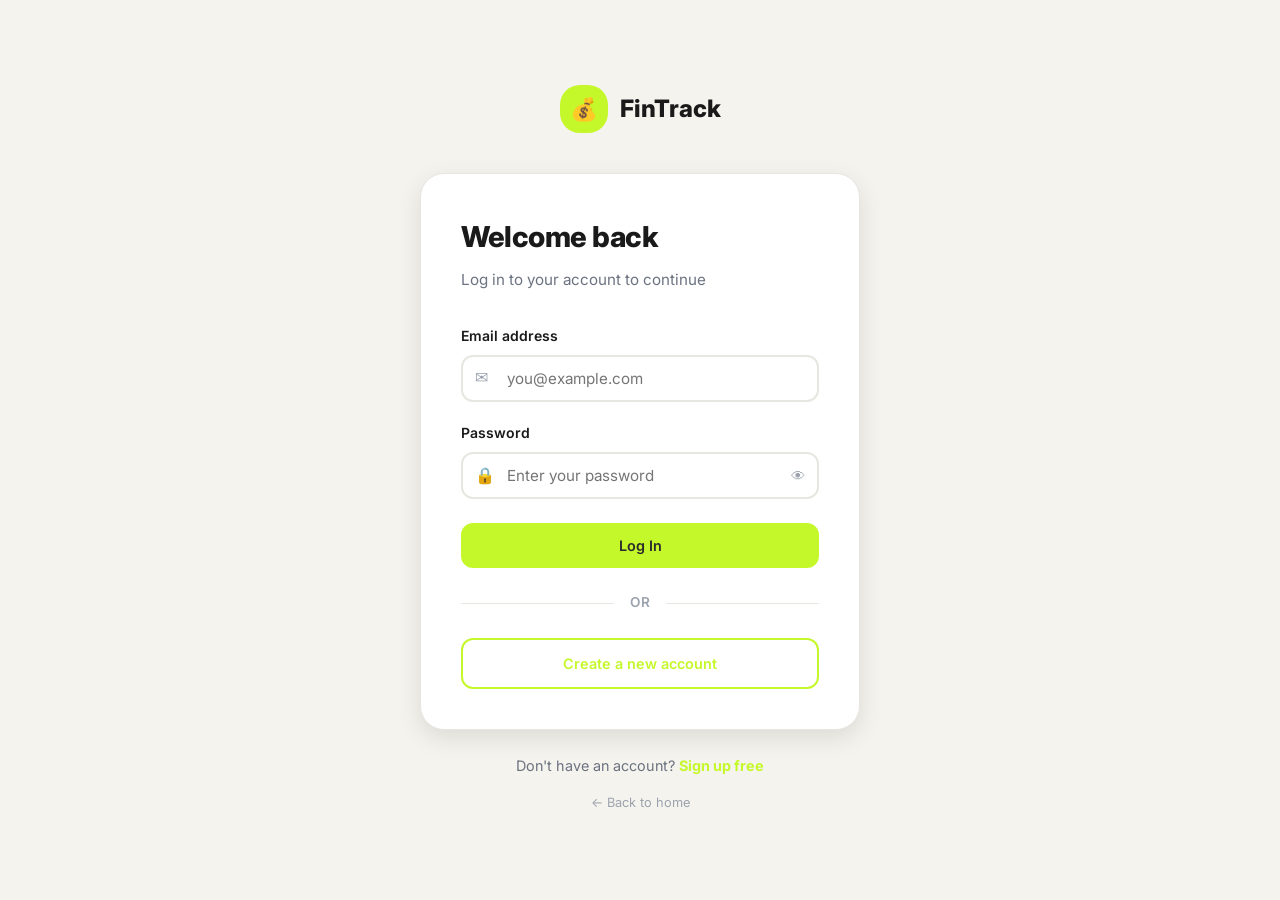
<file: goals.html>
<!DOCTYPE html>
<html lang="en">
<head>
  <meta charset="UTF-8" />
  <meta name="viewport" content="width=device-width, initial-scale=1.0" />
  <title>Goals – FinTrack</title>
  <link rel="preconnect" href="https://fonts.googleapis.com" />
  <link href="https://fonts.googleapis.com/css2?family=Inter:wght@400;500;600;700;800&display=swap" rel="stylesheet" />
  <link rel="stylesheet" href="css/styles.css" />
</head>
<body>
<div class="app-layout">

  <!-- SIDEBAR -->
  <aside class="sidebar" id="sidebar">
    <div class="sidebar-header">
      <div class="sidebar-logo"><div class="logo-icon">💰</div> FinTrack</div>
    </div>
    <nav class="sidebar-nav">
      <div class="nav-section-label">Menu</div>
      <a href="dashboard.html" class="nav-item"><span class="nav-icon">🏠</span> Dashboard</a>
      <a href="expenses.html"  class="nav-item"><span class="nav-icon">💸</span> Expenses</a>
      <a href="savings.html"   class="nav-item"><span class="nav-icon">🏦</span> Savings</a>
      <a href="budget.html"    class="nav-item"><span class="nav-icon">📋</span> Budget</a>
      <a href="goals.html"     class="nav-item"><span class="nav-icon">🎯</span> Goals</a>
      <div class="nav-section-label">Account</div>
      <a href="profile.html"   class="nav-item"><span class="nav-icon">👤</span> Profile</a>
      <a href="settings.html"  class="nav-item"><span class="nav-icon">⚙️</span> Settings</a>
    </nav>
    <div class="sidebar-footer">
      <div class="user-menu" id="logoutBtn" title="Log out">
        <div class="user-avatar">U</div>
        <div class="user-info">
          <div class="user-name">User</div>
          <div class="user-email">user@email.com</div>
        </div>
        <span style="color:#9ca3af; font-size:0.8rem;">⏻</span>
      </div>
    </div>
  </aside>
  <div id="sidebarOverlay"></div>

  <div class="main-content">
    <header class="topbar">
      <div class="topbar-left">
        <button class="btn btn-ghost btn-icon" id="sidebarToggle">☰</button>
        <span class="topbar-title">Financial Goals</span>
      </div>
      <div class="topbar-right">
        <button class="btn btn-primary btn-sm" onclick="App.openModal('addGoalModal')">+ New Goal</button>
      </div>
    </header>

    <main class="page-content">

      <!-- Summary -->
      <div class="stats-grid" style="grid-template-columns:repeat(4,1fr); margin-bottom:24px;">
        <div class="stat-card">
          <div class="stat-header"><span class="stat-label">Total Goals</span><div class="stat-icon blue">🎯</div></div>
          <div class="stat-value" id="totalGoals">0</div>
        </div>
        <div class="stat-card">
          <div class="stat-header"><span class="stat-label">Completed</span><div class="stat-icon green">✓</div></div>
          <div class="stat-value" id="completedGoals">0</div>
        </div>
        <div class="stat-card">
          <div class="stat-header"><span class="stat-label">Total Target</span><div class="stat-icon yellow">📈</div></div>
          <div class="stat-value" id="totalTarget">₹0.00</div>
        </div>
        <div class="stat-card">
          <div class="stat-header"><span class="stat-label">Total Saved</span><div class="stat-icon green">💰</div></div>
          <div class="stat-value" id="totalSavedGoals">₹0.00</div>
        </div>
      </div>

      <!-- Goals grid -->
      <div id="goalsGrid" style="display:grid; grid-template-columns:repeat(auto-fill,minmax(300px,1fr)); gap:20px;"></div>

      <div id="goalsEmpty" class="empty-state card" style="display:none;">
        <div class="empty-icon">🎯</div>
        <h3>No goals yet</h3>
        <p>Set a financial goal — like an emergency fund, vacation, or down payment — and track your progress here.</p>
        <button class="btn btn-primary" onclick="App.openModal('addGoalModal')">+ New Goal</button>
      </div>

    </main>
  </div>
</div>

<!-- ADD GOAL MODAL -->
<div class="modal-overlay" id="addGoalModal">
  <div class="modal">
    <div class="modal-header">
      <span class="modal-title">New Financial Goal</span>
      <button class="modal-close">✕</button>
    </div>
    <div class="modal-body">
      <div class="form-group">
        <label class="form-label">Goal Name *</label>
        <input type="text" id="goalName" class="form-input" placeholder="e.g. Emergency Fund" maxlength="60" />
        <div class="form-error" id="goalNameErr">Please enter a goal name.</div>
      </div>
      <div class="form-group">
        <label class="form-label">Category</label>
        <select id="goalCategory" class="form-select">
          <option value="Emergency Fund">Emergency Fund</option>
          <option value="Vacation">Vacation</option>
          <option value="Home">Home / Property</option>
          <option value="Vehicle">Vehicle</option>
          <option value="Education">Education</option>
          <option value="Retirement">Retirement</option>
          <option value="Wedding">Wedding</option>
          <option value="Business">Business</option>
          <option value="Gadget">Gadget / Electronics</option>
          <option value="Other">Other</option>
        </select>
      </div>
      <div class="form-row">
        <div class="form-group">
          <label class="form-label">Target Amount (₹) *</label>
          <div class="input-group">
            <span class="input-icon">₹</span>
            <input type="number" id="goalTarget" class="form-input" placeholder="0.00" min="1" step="0.01" />
          </div>
          <div class="form-error" id="goalTargetErr">Enter a valid target.</div>
        </div>
        <div class="form-group">
          <label class="form-label">Saved So Far (₹)</label>
          <div class="input-group">
            <span class="input-icon">₹</span>
            <input type="number" id="goalCurrent" class="form-input" placeholder="0.00" min="0" step="0.01" />
          </div>
        </div>
      </div>
      <div class="form-group">
        <label class="form-label">Deadline</label>
        <input type="date" id="goalDeadline" class="form-input" />
      </div>
      <div class="form-group">
        <label class="form-label">Description</label>
        <input type="text" id="goalDesc" class="form-input" placeholder="Optional note…" maxlength="100" />
      </div>
    </div>
    <div class="modal-footer">
      <button class="btn btn-ghost" onclick="App.closeModal('addGoalModal')">Cancel</button>
      <button class="btn btn-primary" id="saveGoalBtn">Create Goal</button>
    </div>
  </div>
</div>

<!-- CONTRIBUTE MODAL -->
<div class="modal-overlay" id="contributeModal">
  <div class="modal">
    <div class="modal-header">
      <span class="modal-title">Add Contribution</span>
      <button class="modal-close">✕</button>
    </div>
    <div class="modal-body">
      <input type="hidden" id="contributeGoalId" />
      <p id="contributeGoalName" style="font-weight:700; font-size:1rem; margin-bottom:16px; color:#111827;"></p>
      <div class="form-group">
        <label class="form-label">Amount to Add (₹) *</label>
        <div class="input-group">
          <span class="input-icon">₹</span>
          <input type="number" id="contributeAmount" class="form-input" placeholder="0.00" min="0.01" step="0.01" />
        </div>
        <div class="form-error" id="contributeAmtErr">Enter a valid amount.</div>
      </div>
      <div id="contributeProgress" style="margin-top:4px;"></div>
    </div>
    <div class="modal-footer">
      <button class="btn btn-ghost" onclick="App.closeModal('contributeModal')">Cancel</button>
      <button class="btn btn-success" id="saveContributeBtn">Add Amount</button>
    </div>
  </div>
</div>

<!-- DELETE GOAL MODAL -->
<div class="modal-overlay" id="deleteGoalModal">
  <div class="modal">
    <div class="modal-header">
      <span class="modal-title">Delete Goal</span>
      <button class="modal-close">✕</button>
    </div>
    <div class="modal-body">
      <p style="color:#6b7280;">Are you sure you want to delete this goal? This cannot be undone.</p>
    </div>
    <div class="modal-footer">
      <button class="btn btn-ghost" onclick="App.closeModal('deleteGoalModal')">Cancel</button>
      <button class="btn btn-danger" id="confirmDeleteGoalBtn">Delete</button>
    </div>
  </div>
</div>

<script src="js/app.js"></script>
<script src="js/finance.js"></script>
<script>
  App.initAppPage();

  let pendingDeleteGoalId = null;

  const GOAL_ICONS = {
    'Emergency Fund': '🛡',
    'Vacation': '✈',
    'Home': '🏠',
    'Vehicle': '🚗',
    'Education': '🎓',
    'Retirement': '🌅',
    'Wedding': '💍',
    'Business': '💼',
    'Gadget': '📱',
    'Other': '🎯'
  };

  function render() {
    const goals = Finance.getGoals();
    const total       = goals.length;
    const completed   = goals.filter(g => g.current >= g.target).length;
    const totalTarget = goals.reduce((s,g) => s + parseFloat(g.target), 0);
    const totalSaved  = goals.reduce((s,g) => s + parseFloat(g.current), 0);

    document.getElementById('totalGoals').textContent      = total;
    document.getElementById('completedGoals').textContent  = completed;
    document.getElementById('totalTarget').textContent     = App.formatCurrency(totalTarget);
    document.getElementById('totalSavedGoals').textContent = App.formatCurrency(totalSaved);

    const grid  = document.getElementById('goalsGrid');
    const empty = document.getElementById('goalsEmpty');

    if (goals.length === 0) {
      grid.innerHTML = '';
      empty.style.display = 'flex';
      return;
    }
    empty.style.display = 'none';

    grid.innerHTML = goals.map(g => {
      const p     = Finance.getGoalProgress(g);
      const done  = g.current >= g.target;
      const color = done ? 'green' : p.pct >= 60 ? 'blue' : 'yellow';
      const icon  = GOAL_ICONS[g.category] || '🎯';

      let deadlineHtml = '';
      if (g.deadline) {
        const dl = new Date(g.deadline);
        if (done) {
          deadlineHtml = `<span class="badge badge-green">🎉 Goal reached!</span>`;
        } else if (p.daysLeft < 0) {
          deadlineHtml = `<span class="badge badge-red">Deadline passed</span>`;
        } else if (p.daysLeft <= 30) {
          deadlineHtml = `<span class="badge badge-yellow">⏰ ${p.daysLeft} days left</span>`;
        } else {
          deadlineHtml = `<span class="badge badge-gray">📅 ${dl.toLocaleDateString('en-IN',{day:'2-digit',month:'short',year:'numeric'})}</span>`;
        }
      } else if (done) {
        deadlineHtml = `<span class="badge badge-green">🎉 Goal reached!</span>`;
      }

      // Monthly required
      let monthlyHtml = '';
      if (!done && g.deadline && p.daysLeft > 0) {
        const months   = Math.max(1, Math.ceil(p.daysLeft / 30));
        const monthly  = p.remaining / months;
        monthlyHtml = `<div style="font-size:0.78rem; color:#6b7280; margin-top:4px;">
          Need ~${App.formatCurrency(monthly)}/month to reach goal on time
        </div>`;
      }

      return `
        <div class="card" style="display:flex; flex-direction:column; gap:16px; position:relative; ${done ? 'border-color:#bbf7d0;' : ''}">
          ${done ? '<div style="position:absolute;top:12px;right:12px;font-size:1.4rem;">🏆</div>' : ''}

          <div style="display:flex; align-items:center; gap:12px;">
            <div style="width:44px; height:44px; border-radius:12px; background:${done?'#f0fdf4':'#eff6ff'}; display:flex; align-items:center; justify-content:center; font-size:1.4rem; flex-shrink:0;">
              ${icon}
            </div>
            <div style="flex:1; min-width:0; padding-right:${done?'28px':'0'};">
              <div style="font-size:1rem; font-weight:700; color:#111827; white-space:nowrap; overflow:hidden; text-overflow:ellipsis;">${g.name}</div>
              <div style="font-size:0.75rem; color:#9ca3af;">${g.category}${g.description ? ' · ' + g.description : ''}</div>
            </div>
          </div>

          <div>
            <div style="display:flex; justify-content:space-between; align-items:baseline; margin-bottom:8px;">
              <span style="font-size:1.5rem; font-weight:800; color:#111827; letter-spacing:-0.3px;">
                ${App.formatCurrency(g.current)}
              </span>
              <span style="font-size:0.85rem; color:#9ca3af;">of ${App.formatCurrency(g.target)}</span>
            </div>
            <div class="progress-bar-wrap">
              <div class="progress-bar ${color}" style="width:${p.pct}%;"></div>
            </div>
            <div style="display:flex; justify-content:space-between; margin-top:6px;">
              <span style="font-size:0.75rem; color:#9ca3af;">${p.pct.toFixed(1)}% complete</span>
              ${deadlineHtml}
            </div>
            ${monthlyHtml}
          </div>

          <div style="display:flex; gap:8px;">
            <button class="btn btn-success btn-sm w-full" onclick="openContribute(${g.id})" ${done ? 'disabled' : ''}>
              + Contribute
            </button>
            <button class="btn btn-ghost btn-sm" style="color:#dc2626; flex-shrink:0;" onclick="deleteGoal(${g.id})" title="Delete">🗑</button>
          </div>
        </div>`;
    }).join('');
  }

  function openContribute(id) {
    const g = Finance.getGoals().find(g => g.id === id);
    if (!g) return;
    const p = Finance.getGoalProgress(g);
    document.getElementById('contributeGoalId').value    = id;
    document.getElementById('contributeGoalName').textContent = g.name;
    document.getElementById('contributeAmount').value    = '';
    document.getElementById('contributeAmtErr').classList.remove('visible');
    document.getElementById('contributeProgress').innerHTML = `
      <div style="font-size:0.85rem; color:#6b7280;">
        Current: <strong>${App.formatCurrency(g.current)}</strong> /
        Target: <strong>${App.formatCurrency(g.target)}</strong> ·
        Remaining: <strong style="color:#2563eb;">${App.formatCurrency(p.remaining)}</strong>
      </div>`;
    App.openModal('contributeModal');
  }

  function deleteGoal(id) {
    pendingDeleteGoalId = id;
    App.openModal('deleteGoalModal');
  }

  document.getElementById('saveGoalBtn').addEventListener('click', () => {
    const name     = document.getElementById('goalName').value.trim();
    const category = document.getElementById('goalCategory').value;
    const target   = parseFloat(document.getElementById('goalTarget').value);
    const current  = parseFloat(document.getElementById('goalCurrent').value) || 0;
    const deadline = document.getElementById('goalDeadline').value;
    const desc     = document.getElementById('goalDesc').value.trim();
    let valid = true;

    if (!name) {
      document.getElementById('goalNameErr').classList.add('visible');
      document.getElementById('goalName').classList.add('error');
      valid = false;
    } else {
      document.getElementById('goalNameErr').classList.remove('visible');
      document.getElementById('goalName').classList.remove('error');
    }
    if (!target || target <= 0) {
      document.getElementById('goalTargetErr').classList.add('visible');
      document.getElementById('goalTarget').classList.add('error');
      valid = false;
    } else {
      document.getElementById('goalTargetErr').classList.remove('visible');
      document.getElementById('goalTarget').classList.remove('error');
    }
    if (!valid) return;

    Finance.addGoal({ name, category, target, current, deadline, description: desc });
    App.closeModal('addGoalModal');
    App.showToast('Goal created!', 'success');
    ['goalName','goalTarget','goalCurrent','goalDeadline','goalDesc'].forEach(id => {
      document.getElementById(id).value = '';
    });
    render();
  });

  document.getElementById('saveContributeBtn').addEventListener('click', () => {
    const id     = parseInt(document.getElementById('contributeGoalId').value);
    const amount = parseFloat(document.getElementById('contributeAmount').value);
    if (!amount || amount <= 0) {
      document.getElementById('contributeAmtErr').classList.add('visible');
      return;
    }
    document.getElementById('contributeAmtErr').classList.remove('visible');
    Finance.contributeToGoal(id, amount);

    // Check if goal is now complete
    const g = Finance.getGoals().find(g => g.id === id);
    App.closeModal('contributeModal');
    if (g && g.current >= g.target) {
      App.showToast('🎉 Goal reached! Congratulations!', 'success', 4000);
    } else {
      App.showToast('Contribution added!', 'success');
    }
    render();
  });

  document.getElementById('confirmDeleteGoalBtn').addEventListener('click', () => {
    if (pendingDeleteGoalId) {
      Finance.deleteGoal(pendingDeleteGoalId);
      pendingDeleteGoalId = null;
      App.closeModal('deleteGoalModal');
      App.showToast('Goal deleted.', 'success');
      render();
    }
  });

  render();
</script>
</body>
</html>
</file>
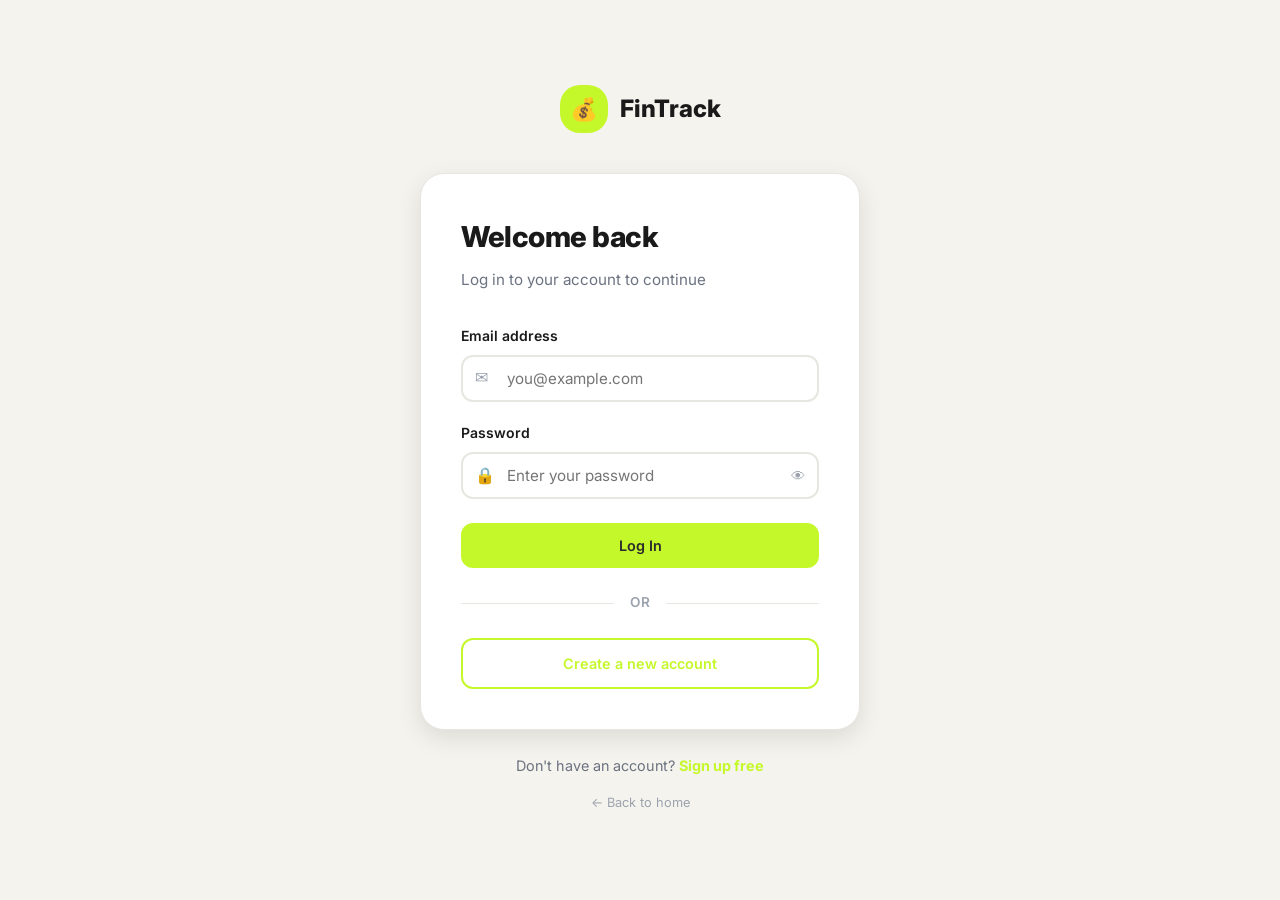
<file: login.html>
<!DOCTYPE html>
<html lang="en">
<head>
  <meta charset="UTF-8" />
  <meta name="viewport" content="width=device-width, initial-scale=1.0" />
  <title>Log In – FinTrack</title>
  <link rel="preconnect" href="https://fonts.googleapis.com" />
  <link href="https://fonts.googleapis.com/css2?family=Inter:wght@400;500;600;700;800&display=swap" rel="stylesheet" />
  <link rel="stylesheet" href="css/styles.css" />
</head>
<body class="auth-body">

  <div class="auth-container">

    <!-- Logo -->
    <div class="auth-logo">
      <div class="logo-icon">💰</div>
      FinTrack
    </div>

    <!-- Card -->
    <div class="auth-card">
      <h2>Welcome back</h2>
      <p class="subtitle">Log in to your account to continue</p>

      <form id="loginForm" novalidate>

        <div class="form-group">
          <label class="form-label" for="email">Email address</label>
          <div class="input-group">
            <span class="input-icon">✉</span>
            <input
              type="email"
              id="email"
              class="form-input"
              placeholder="you@example.com"
              autocomplete="email"
              required
            />
          </div>
          <div class="form-error" id="emailError">Please enter a valid email.</div>
        </div>

        <div class="form-group">
          <label class="form-label" for="password">
            Password
          </label>
          <div class="input-group">
            <span class="input-icon">🔒</span>
            <input
              type="password"
              id="password"
              class="form-input"
              placeholder="Enter your password"
              autocomplete="current-password"
              required
            />
            <span class="input-suffix" id="togglePassword" title="Show/hide password">👁</span>
          </div>
          <div class="form-error" id="passwordError">Password is required.</div>
        </div>

        <div id="formError" class="form-error" style="margin-bottom:12px; font-size:0.85rem; padding:10px 14px; background:#fef2f2; border-radius:6px; border:1px solid #fecaca;"></div>

        <button type="submit" class="btn btn-primary w-full" style="margin-top:4px;" id="submitBtn">
          Log In
        </button>

      </form>

      <div class="form-divider">or</div>

      <a href="register.html" class="btn btn-outline-primary w-full">
        Create a new account
      </a>
    </div>

    <div class="auth-footer">
      Don't have an account? <a href="register.html">Sign up free</a>
    </div>

    <div style="text-align:center; margin-top:12px;">
      <a href="index.html" style="font-size:0.8rem; color:#9ca3af;">← Back to home</a>
    </div>

  </div>

  <script src="js/app.js"></script>
  <script>
    App.redirectIfLoggedIn();

    const form        = document.getElementById('loginForm');
    const emailInput  = document.getElementById('email');
    const passInput   = document.getElementById('password');
    const emailErr    = document.getElementById('emailError');
    const passErr     = document.getElementById('passwordError');
    const formErr     = document.getElementById('formError');
    const submitBtn   = document.getElementById('submitBtn');
    const togglePass  = document.getElementById('togglePassword');

    // Show/hide password
    togglePass.addEventListener('click', () => {
      const isText = passInput.type === 'text';
      passInput.type = isText ? 'password' : 'text';
      togglePass.textContent = isText ? '👁' : '🙈';
    });

    // Clear errors on input
    emailInput.addEventListener('input', () => {
      emailErr.classList.remove('visible');
      emailInput.classList.remove('error');
      formErr.classList.remove('visible');
    });
    passInput.addEventListener('input', () => {
      passErr.classList.remove('visible');
      passInput.classList.remove('error');
      formErr.classList.remove('visible');
    });

    form.addEventListener('submit', (e) => {
      e.preventDefault();
      let valid = true;

      const email    = emailInput.value.trim();
      const password = passInput.value;

      if (!email || !/^[^\s@]+@[^\s@]+\.[^\s@]+$/.test(email)) {
        emailErr.classList.add('visible');
        emailInput.classList.add('error');
        valid = false;
      }
      if (!password) {
        passErr.classList.add('visible');
        passInput.classList.add('error');
        valid = false;
      }
      if (!valid) return;

      submitBtn.disabled = true;
      submitBtn.textContent = 'Logging in…';

      setTimeout(() => {
        const result = App.login(email, password);
        if (result.ok) {
          App.showToast('Logged in successfully!', 'success');
          setTimeout(() => window.location.href = 'dashboard.html', 500);
        } else {
          formErr.textContent = result.msg;
          formErr.classList.add('visible');
          submitBtn.disabled = false;
          submitBtn.textContent = 'Log In';
        }
      }, 400);
    });
  </script>
</body>
</html>
</file>
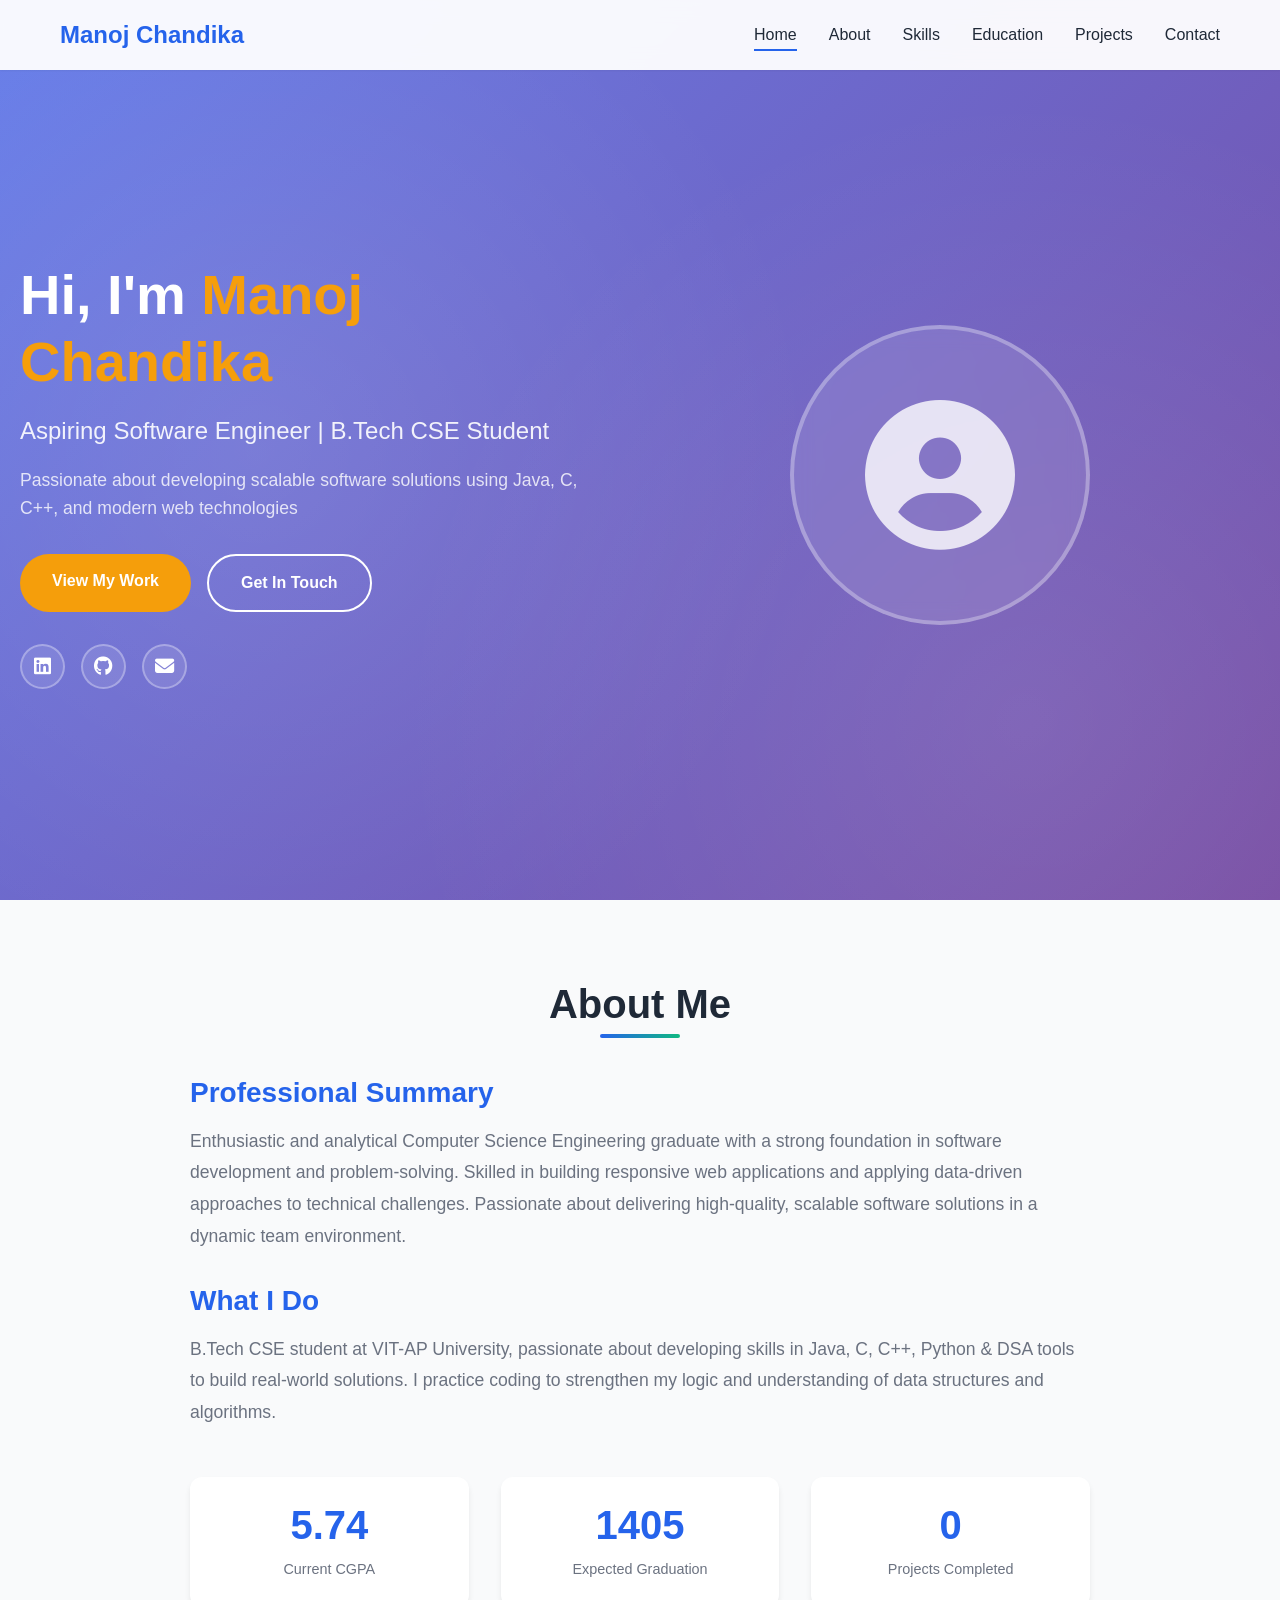
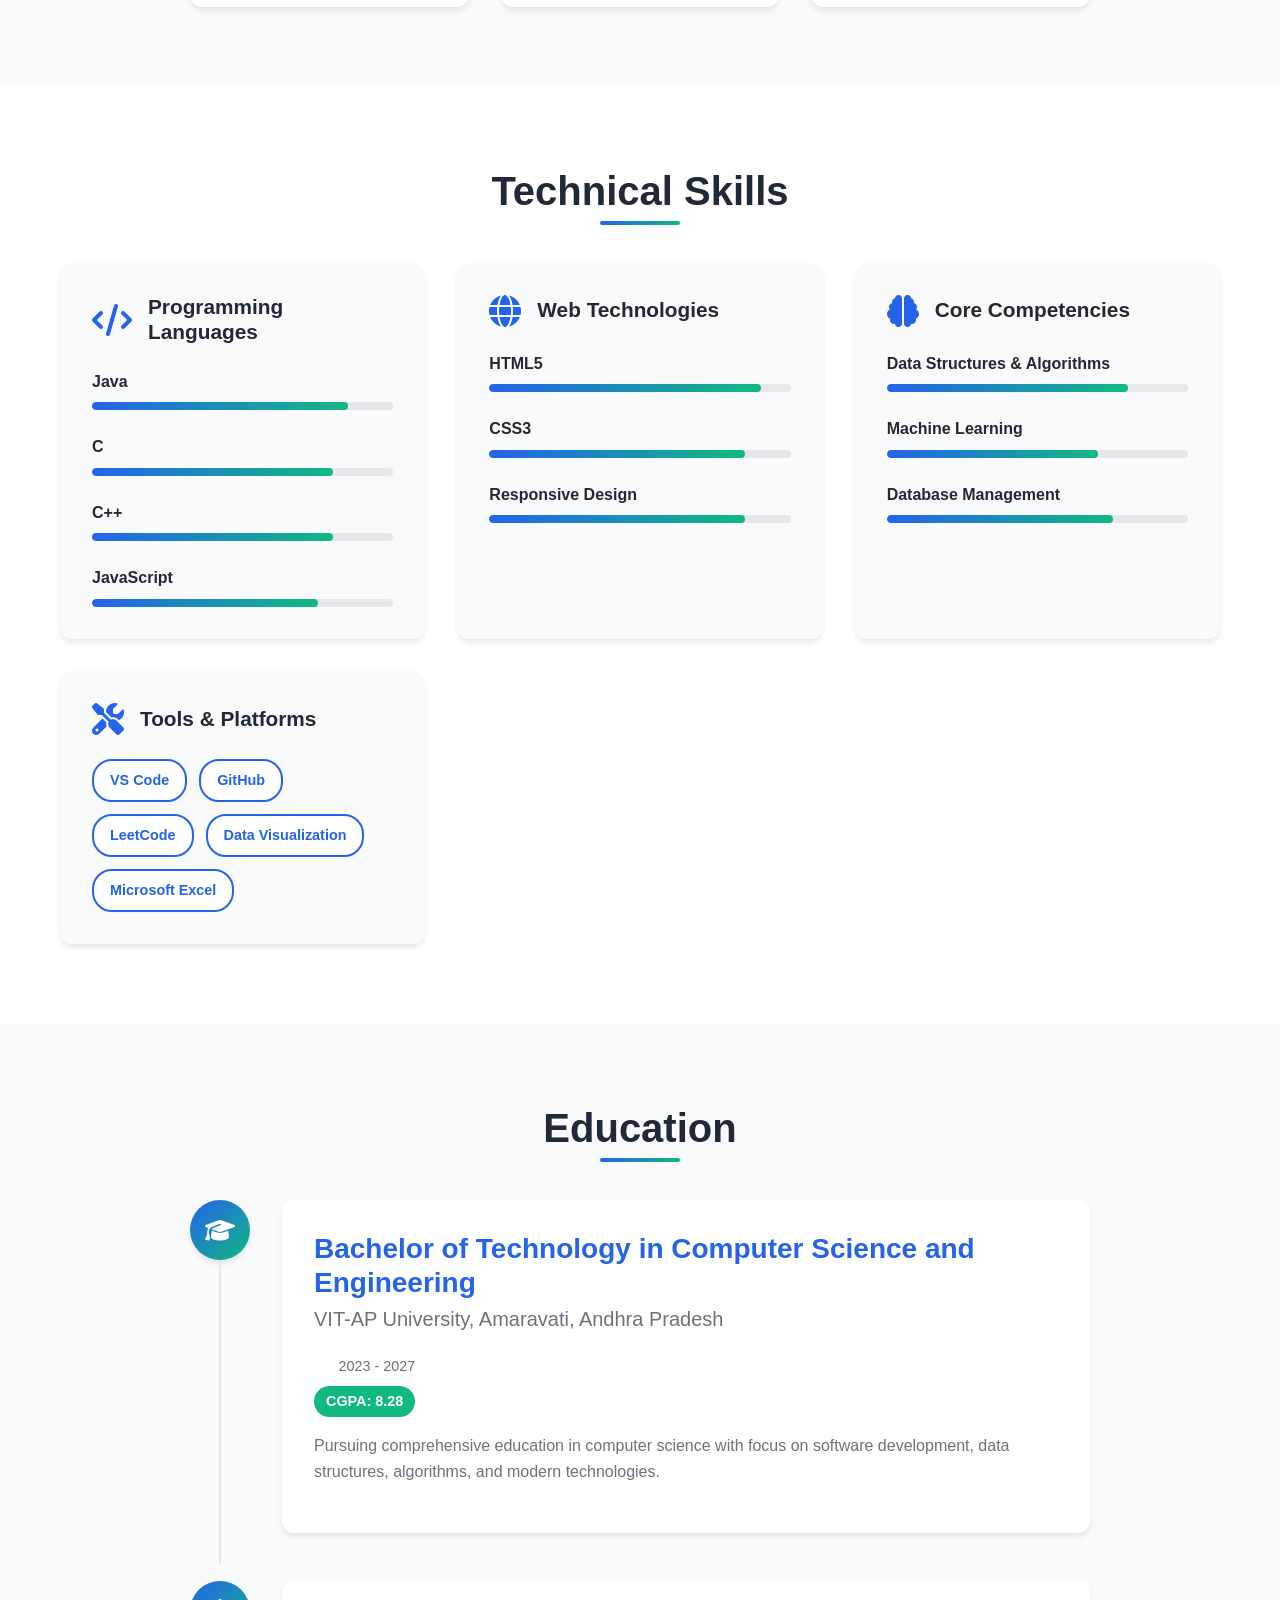
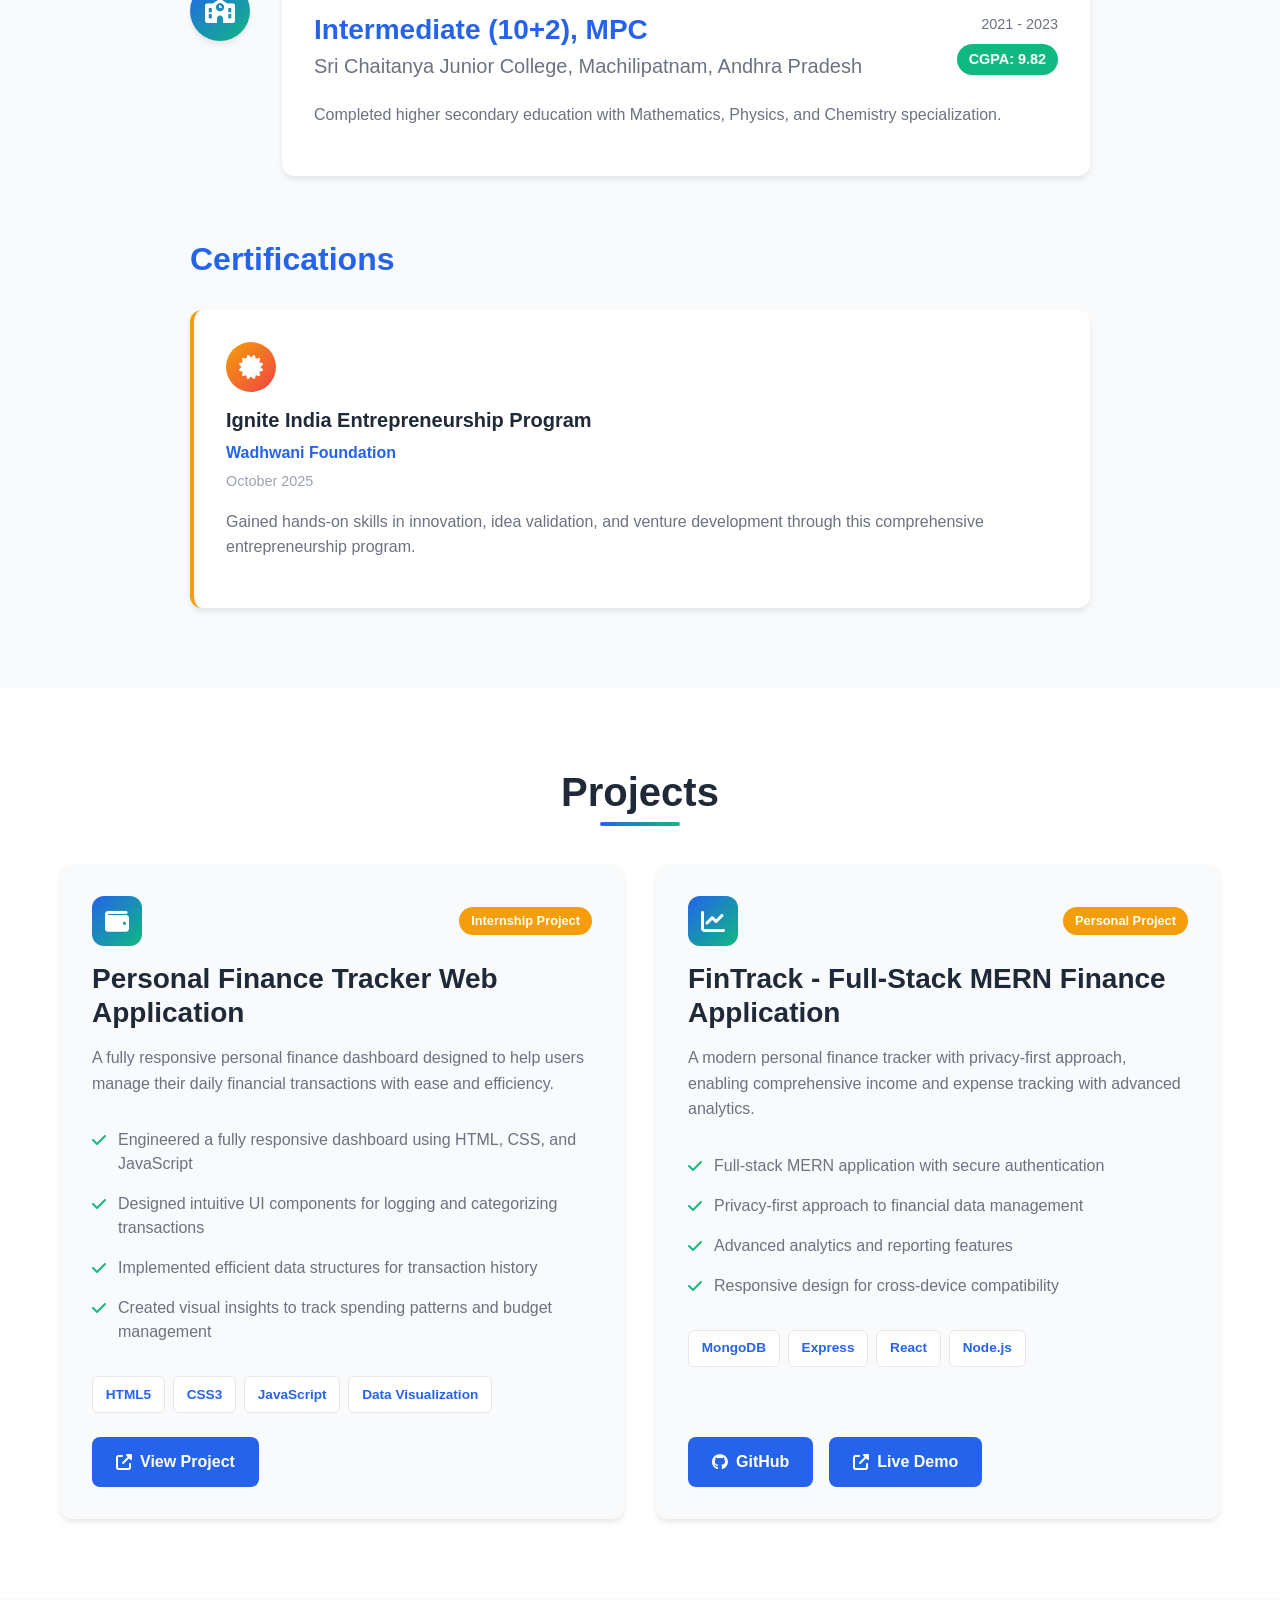
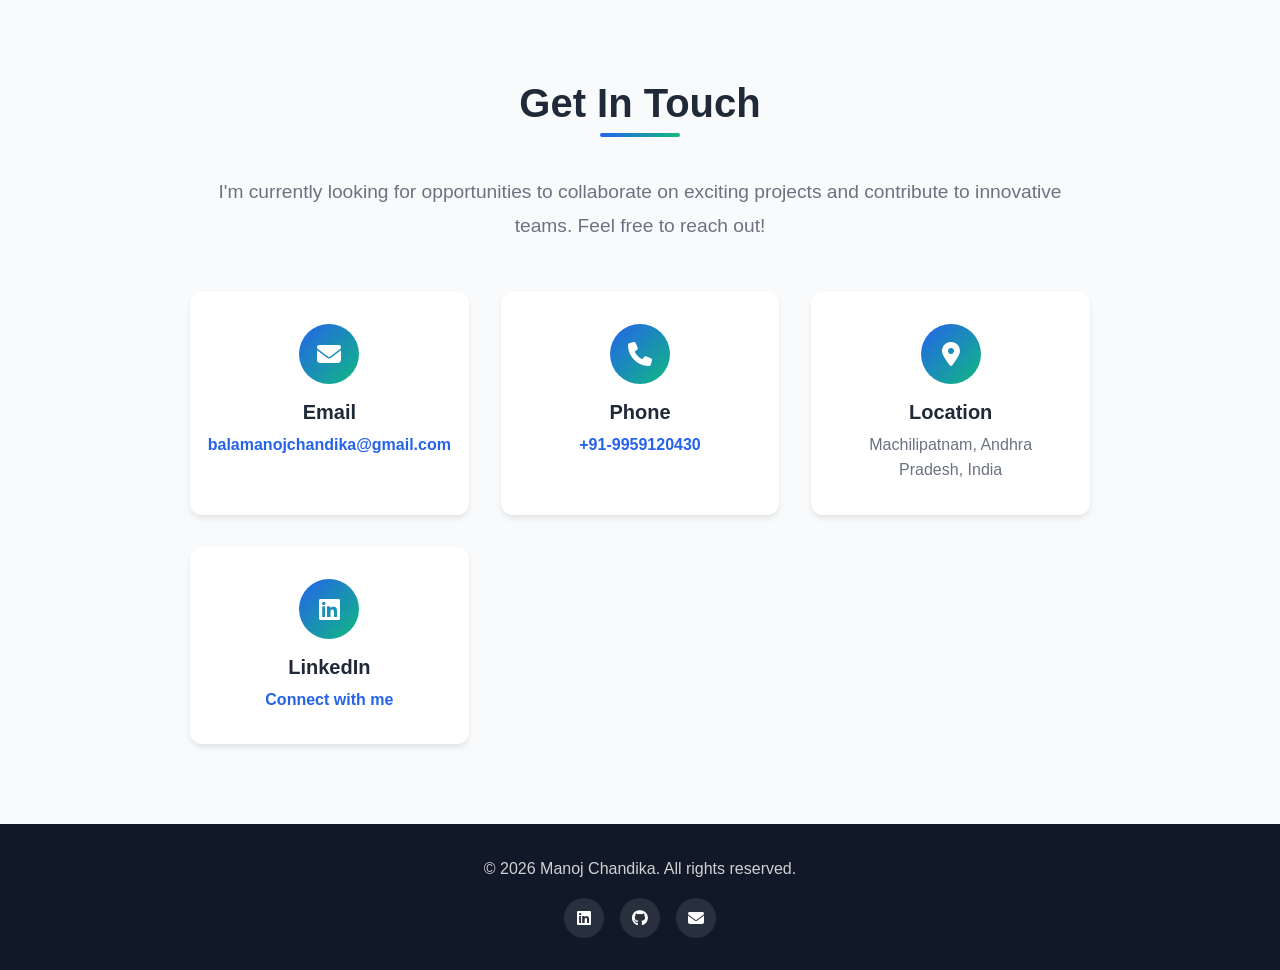
<file: portfolio.html>
<!DOCTYPE html>
<html lang="en">
<head>
    <meta charset="UTF-8">
    <meta name="viewport" content="width=device-width, initial-scale=1.0">
    <meta name="description" content="Manoj Chandika - Aspiring Software Engineer specializing in Java, C, C++ and web development">
    <title>Manoj Chandika | Software Engineer Portfolio</title>
    <link rel="stylesheet" href="css/portfolio.css">
    <link rel="stylesheet" href="https://cdnjs.cloudflare.com/ajax/libs/font-awesome/6.4.0/css/all.min.css">
</head>
<body>
    <!-- Navigation -->
    <nav class="navbar">
        <div class="nav-container">
            <a href="#home" class="nav-logo">Manoj Chandika</a>
            <ul class="nav-menu">
                <li><a href="#home" class="nav-link">Home</a></li>
                <li><a href="#about" class="nav-link">About</a></li>
                <li><a href="#skills" class="nav-link">Skills</a></li>
                <li><a href="#education" class="nav-link">Education</a></li>
                <li><a href="#projects" class="nav-link">Projects</a></li>
                <li><a href="#contact" class="nav-link">Contact</a></li>
            </ul>
            <div class="hamburger">
                <span class="bar"></span>
                <span class="bar"></span>
                <span class="bar"></span>
            </div>
        </div>
    </nav>

    <!-- Hero Section -->
    <section id="home" class="hero">
        <div class="hero-content">
            <h1 class="hero-title">Hi, I'm <span class="highlight">Manoj Chandika</span></h1>
            <p class="hero-subtitle">Aspiring Software Engineer | B.Tech CSE Student</p>
            <p class="hero-description">Passionate about developing scalable software solutions using Java, C, C++, and modern web technologies</p>
            <div class="hero-buttons">
                <a href="#projects" class="btn btn-primary">View My Work</a>
                <a href="#contact" class="btn btn-secondary">Get In Touch</a>
            </div>
            <div class="social-links">
                <a href="https://www.linkedin.com/in/manoj-chandika-ba4054297/" target="_blank" aria-label="LinkedIn">
                    <i class="fab fa-linkedin"></i>
                </a>
                <a href="https://github.com/balamanoj07" target="_blank" aria-label="GitHub">
                    <i class="fab fa-github"></i>
                </a>
                <a href="mailto:balamanojchandika@gmail.com" aria-label="Email">
                    <i class="fas fa-envelope"></i>
                </a>
            </div>
        </div>
        <div class="hero-image">
            <div class="profile-circle">
                <i class="fas fa-user-circle"></i>
            </div>
        </div>
    </section>

    <!-- About Section -->
    <section id="about" class="about">
        <div class="container">
            <h2 class="section-title">About Me</h2>
            <div class="about-content">
                <div class="about-text">
                    <h3>Professional Summary</h3>
                    <p>Enthusiastic and analytical Computer Science Engineering graduate with a strong foundation in software development and problem-solving. Skilled in building responsive web applications and applying data-driven approaches to technical challenges. Passionate about delivering high-quality, scalable software solutions in a dynamic team environment.</p>
                    
                    <h3>What I Do</h3>
                    <p>B.Tech CSE student at VIT-AP University, passionate about developing skills in Java, C, C++, Python & DSA tools to build real-world solutions. I practice coding to strengthen my logic and understanding of data structures and algorithms.</p>
                    
                    <div class="about-stats">
                        <div class="stat-item">
                            <h4>8.28</h4>
                            <p>Current CGPA</p>
                        </div>
                        <div class="stat-item">
                            <h4>2027</h4>
                            <p>Expected Graduation</p>
                        </div>
                        <div class="stat-item">
                            <h4>1+</h4>
                            <p>Projects Completed</p>
                        </div>
                    </div>
                </div>
            </div>
        </div>
    </section>

    <!-- Skills Section -->
    <section id="skills" class="skills">
        <div class="container">
            <h2 class="section-title">Technical Skills</h2>
            <div class="skills-grid">
                <!-- Programming Languages -->
                <div class="skill-category">
                    <div class="skill-category-header">
                        <i class="fas fa-code"></i>
                        <h3>Programming Languages</h3>
                    </div>
                    <div class="skill-items">
                        <div class="skill-item">
                            <div class="skill-info">
                                <span>Java</span>
                            </div>
                            <div class="skill-bar">
                                <div class="skill-progress" style="width: 85%"></div>
                            </div>
                        </div>
                        <div class="skill-item">
                            <div class="skill-info">
                                <span>C</span>
                            </div>
                            <div class="skill-bar">
                                <div class="skill-progress" style="width: 80%"></div>
                            </div>
                        </div>
                        <div class="skill-item">
                            <div class="skill-info">
                                <span>C++</span>
                            </div>
                            <div class="skill-bar">
                                <div class="skill-progress" style="width: 80%"></div>
                            </div>
                        </div>
                        <div class="skill-item">
                            <div class="skill-info">
                                <span>JavaScript</span>
                            </div>
                            <div class="skill-bar">
                                <div class="skill-progress" style="width: 75%"></div>
                            </div>
                        </div>
                    </div>
                </div>

                <!-- Web Technologies -->
                <div class="skill-category">
                    <div class="skill-category-header">
                        <i class="fas fa-globe"></i>
                        <h3>Web Technologies</h3>
                    </div>
                    <div class="skill-items">
                        <div class="skill-item">
                            <div class="skill-info">
                                <span>HTML5</span>
                            </div>
                            <div class="skill-bar">
                                <div class="skill-progress" style="width: 90%"></div>
                            </div>
                        </div>
                        <div class="skill-item">
                            <div class="skill-info">
                                <span>CSS3</span>
                            </div>
                            <div class="skill-bar">
                                <div class="skill-progress" style="width: 85%"></div>
                            </div>
                        </div>
                        <div class="skill-item">
                            <div class="skill-info">
                                <span>Responsive Design</span>
                            </div>
                            <div class="skill-bar">
                                <div class="skill-progress" style="width: 85%"></div>
                            </div>
                        </div>
                    </div>
                </div>

                <!-- Core Competencies -->
                <div class="skill-category">
                    <div class="skill-category-header">
                        <i class="fas fa-brain"></i>
                        <h3>Core Competencies</h3>
                    </div>
                    <div class="skill-items">
                        <div class="skill-item">
                            <div class="skill-info">
                                <span>Data Structures & Algorithms</span>
                            </div>
                            <div class="skill-bar">
                                <div class="skill-progress" style="width: 80%"></div>
                            </div>
                        </div>
                        <div class="skill-item">
                            <div class="skill-info">
                                <span>Machine Learning</span>
                            </div>
                            <div class="skill-bar">
                                <div class="skill-progress" style="width: 70%"></div>
                            </div>
                        </div>
                        <div class="skill-item">
                            <div class="skill-info">
                                <span>Database Management</span>
                            </div>
                            <div class="skill-bar">
                                <div class="skill-progress" style="width: 75%"></div>
                            </div>
                        </div>
                    </div>
                </div>

                <!-- Tools & Platforms -->
                <div class="skill-category">
                    <div class="skill-category-header">
                        <i class="fas fa-tools"></i>
                        <h3>Tools & Platforms</h3>
                    </div>
                    <div class="skill-tags">
                        <span class="skill-tag">VS Code</span>
                        <span class="skill-tag">GitHub</span>
                        <span class="skill-tag">LeetCode</span>
                        <span class="skill-tag">Data Visualization</span>
                        <span class="skill-tag">Microsoft Excel</span>
                    </div>
                </div>
            </div>
        </div>
    </section>

    <!-- Education Section -->
    <section id="education" class="education">
        <div class="container">
            <h2 class="section-title">Education</h2>
            <div class="education-timeline">
                <div class="education-item">
                    <div class="education-icon">
                        <i class="fas fa-graduation-cap"></i>
                    </div>
                    <div class="education-content">
                        <div class="education-header">
                            <div>
                                <h3>Bachelor of Technology in Computer Science and Engineering</h3>
                                <h4>VIT-AP University, Amaravati, Andhra Pradesh</h4>
                            </div>
                            <div class="education-meta">
                                <span class="education-date">2023 - 2027</span>
                                <span class="education-grade">CGPA: 8.28</span>
                            </div>
                        </div>
                        <p>Pursuing comprehensive education in computer science with focus on software development, data structures, algorithms, and modern technologies.</p>
                    </div>
                </div>

                <div class="education-item">
                    <div class="education-icon">
                        <i class="fas fa-school"></i>
                    </div>
                    <div class="education-content">
                        <div class="education-header">
                            <div>
                                <h3>Intermediate (10+2), MPC</h3>
                                <h4>Sri Chaitanya Junior College, Machilipatnam, Andhra Pradesh</h4>
                            </div>
                            <div class="education-meta">
                                <span class="education-date">2021 - 2023</span>
                                <span class="education-grade">CGPA: 9.82</span>
                            </div>
                        </div>
                        <p>Completed higher secondary education with Mathematics, Physics, and Chemistry specialization.</p>
                    </div>
                </div>
            </div>

            <!-- Certifications -->
            <div class="certifications">
                <h3 class="subsection-title">Certifications</h3>
                <div class="cert-grid">
                    <div class="cert-card">
                        <div class="cert-icon">
                            <i class="fas fa-certificate"></i>
                        </div>
                        <h4>Ignite India Entrepreneurship Program</h4>
                        <p class="cert-issuer">Wadhwani Foundation</p>
                        <p class="cert-date">October 2025</p>
                        <p class="cert-description">Gained hands-on skills in innovation, idea validation, and venture development through this comprehensive entrepreneurship program.</p>
                    </div>
                </div>
            </div>
        </div>
    </section>

    <!-- Projects Section -->
    <section id="projects" class="projects">
        <div class="container">
            <h2 class="section-title">Projects</h2>
            <div class="projects-grid">
                <div class="project-card">
                    <div class="project-header">
                        <div class="project-icon">
                            <i class="fas fa-wallet"></i>
                        </div>
                        <span class="project-tag">Internship Project</span>
                    </div>
                    <h3>Personal Finance Tracker Web Application</h3>
                    <p class="project-description">
                        A fully responsive personal finance dashboard designed to help users manage their daily financial transactions with ease and efficiency.
                    </p>
                    <ul class="project-highlights">
                        <li><i class="fas fa-check"></i> Engineered a fully responsive dashboard using HTML, CSS, and JavaScript</li>
                        <li><i class="fas fa-check"></i> Designed intuitive UI components for logging and categorizing transactions</li>
                        <li><i class="fas fa-check"></i> Implemented efficient data structures for transaction history</li>
                        <li><i class="fas fa-check"></i> Created visual insights to track spending patterns and budget management</li>
                    </ul>
                    <div class="project-tech">
                        <span class="tech-tag">HTML5</span>
                        <span class="tech-tag">CSS3</span>
                        <span class="tech-tag">JavaScript</span>
                        <span class="tech-tag">Data Visualization</span>
                    </div>
                    <div class="project-links">
                        <a href="index.html" class="project-link">
                            <i class="fas fa-external-link-alt"></i> View Project
                        </a>
                    </div>
                </div>

                <div class="project-card">
                    <div class="project-header">
                        <div class="project-icon">
                            <i class="fas fa-chart-line"></i>
                        </div>
                        <span class="project-tag">Personal Project</span>
                    </div>
                    <h3>FinTrack - Full-Stack MERN Finance Application</h3>
                    <p class="project-description">
                        A modern personal finance tracker with privacy-first approach, enabling comprehensive income and expense tracking with advanced analytics.
                    </p>
                    <ul class="project-highlights">
                        <li><i class="fas fa-check"></i> Full-stack MERN application with secure authentication</li>
                        <li><i class="fas fa-check"></i> Privacy-first approach to financial data management</li>
                        <li><i class="fas fa-check"></i> Advanced analytics and reporting features</li>
                        <li><i class="fas fa-check"></i> Responsive design for cross-device compatibility</li>
                    </ul>
                    <div class="project-tech">
                        <span class="tech-tag">MongoDB</span>
                        <span class="tech-tag">Express</span>
                        <span class="tech-tag">React</span>
                        <span class="tech-tag">Node.js</span>
                    </div>
                    <div class="project-links">
                        <a href="https://github.com/balamanoj07/fintrack" target="_blank" class="project-link">
                            <i class="fab fa-github"></i> GitHub
                        </a>
                        <a href="https://withered-mountain-11f0.balamanojchandika.workers.dev/" target="_blank" class="project-link">
                            <i class="fas fa-external-link-alt"></i> Live Demo
                        </a>
                    </div>
                </div>
            </div>
        </div>
    </section>

    <!-- Contact Section -->
    <section id="contact" class="contact">
        <div class="container">
            <h2 class="section-title">Get In Touch</h2>
            <div class="contact-content">
                <div class="contact-info">
                    <p class="contact-intro">I'm currently looking for opportunities to collaborate on exciting projects and contribute to innovative teams. Feel free to reach out!</p>
                    
                    <div class="contact-methods">
                        <div class="contact-method">
                            <div class="contact-icon">
                                <i class="fas fa-envelope"></i>
                            </div>
                            <div class="contact-details">
                                <h4>Email</h4>
                                <a href="mailto:balamanojchandika@gmail.com">balamanojchandika@gmail.com</a>
                            </div>
                        </div>

                        <div class="contact-method">
                            <div class="contact-icon">
                                <i class="fas fa-phone"></i>
                            </div>
                            <div class="contact-details">
                                <h4>Phone</h4>
                                <a href="tel:+919959120430">+91-9959120430</a>
                            </div>
                        </div>

                        <div class="contact-method">
                            <div class="contact-icon">
                                <i class="fas fa-map-marker-alt"></i>
                            </div>
                            <div class="contact-details">
                                <h4>Location</h4>
                                <p>Machilipatnam, Andhra Pradesh, India</p>
                            </div>
                        </div>

                        <div class="contact-method">
                            <div class="contact-icon">
                                <i class="fab fa-linkedin"></i>
                            </div>
                            <div class="contact-details">
                                <h4>LinkedIn</h4>
                                <a href="https://www.linkedin.com/in/manoj-chandika-ba4054297/" target="_blank">Connect with me</a>
                            </div>
                        </div>
                    </div>
                </div>
            </div>
        </div>
    </section>

    <!-- Footer -->
    <footer class="footer">
        <div class="container">
            <p>&copy; 2026 Manoj Chandika. All rights reserved.</p>
            <div class="footer-links">
                <a href="https://www.linkedin.com/in/manoj-chandika-ba4054297/" target="_blank">
                    <i class="fab fa-linkedin"></i>
                </a>
                <a href="https://github.com/balamanoj07" target="_blank">
                    <i class="fab fa-github"></i>
                </a>
                <a href="mailto:balamanojchandika@gmail.com">
                    <i class="fas fa-envelope"></i>
                </a>
            </div>
        </div>
    </footer>

    <script src="js/portfolio.js"></script>
</body>
</html>
</file>
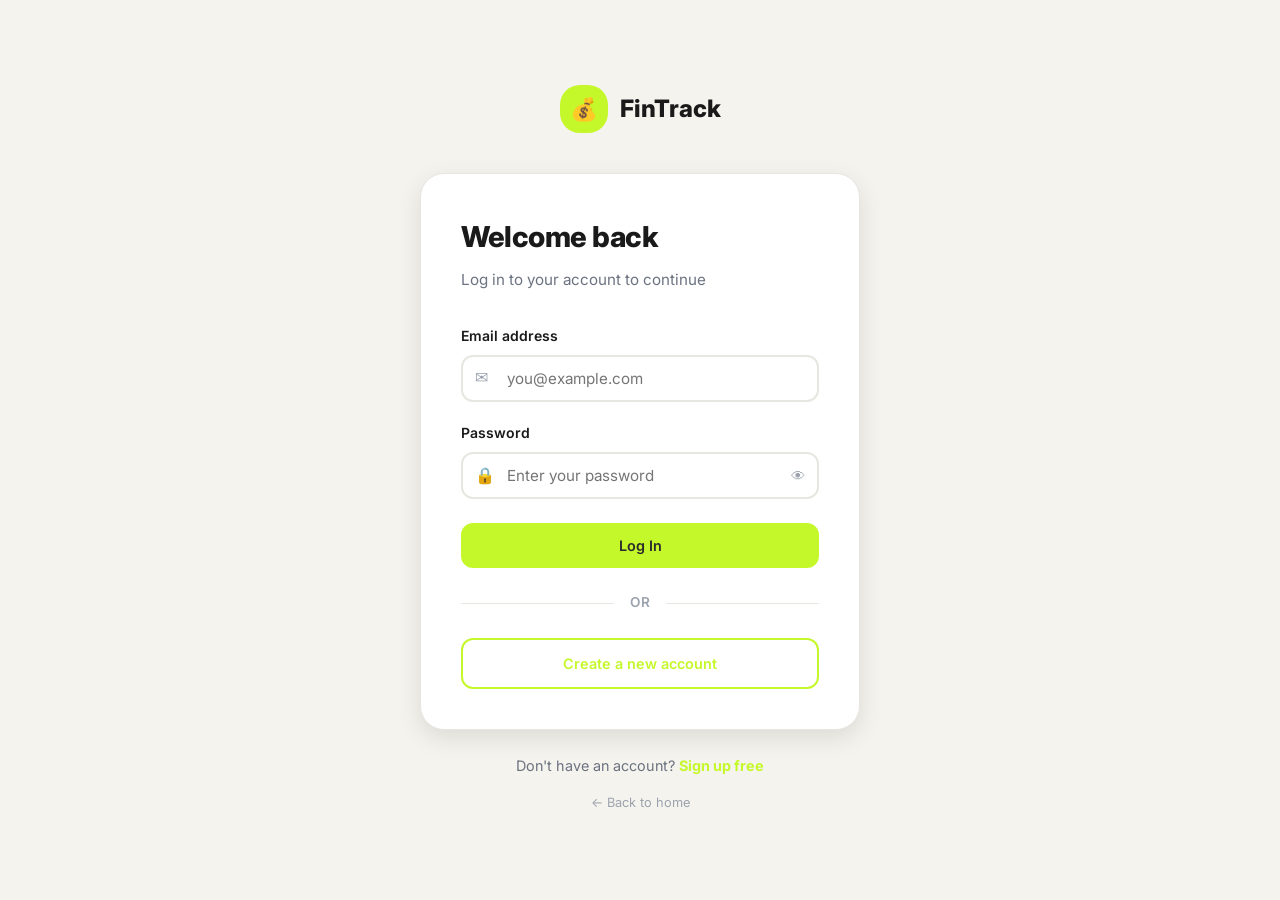
<file: profile.html>
<!DOCTYPE html>
<html lang="en">
<head>
  <meta charset="UTF-8" />
  <meta name="viewport" content="width=device-width, initial-scale=1.0" />
  <title>Profile – FinTrack</title>
  <link rel="preconnect" href="https://fonts.googleapis.com" />
  <link href="https://fonts.googleapis.com/css2?family=Inter:wght@400;500;600;700;800&display=swap" rel="stylesheet" />
  <link rel="stylesheet" href="css/styles.css" />
</head>
<body>
<div class="app-layout">

  <!-- SIDEBAR -->
  <aside class="sidebar" id="sidebar">
    <div class="sidebar-header">
      <div class="sidebar-logo"><div class="logo-icon">💰</div> FinTrack</div>
    </div>
    <nav class="sidebar-nav">
      <div class="nav-section-label">Menu</div>
      <a href="dashboard.html" class="nav-item"><span class="nav-icon">🏠</span> Dashboard</a>
      <a href="expenses.html"  class="nav-item"><span class="nav-icon">💸</span> Expenses</a>
      <a href="savings.html"   class="nav-item"><span class="nav-icon">🏦</span> Savings</a>
      <a href="budget.html"    class="nav-item"><span class="nav-icon">📋</span> Budget</a>
      <a href="goals.html"     class="nav-item"><span class="nav-icon">🎯</span> Goals</a>
      <div class="nav-section-label">Account</div>
      <a href="profile.html"   class="nav-item"><span class="nav-icon">👤</span> Profile</a>
      <a href="settings.html"  class="nav-item"><span class="nav-icon">⚙️</span> Settings</a>
    </nav>
    <div class="sidebar-footer">
      <div class="user-menu" id="logoutBtn" title="Log out">
        <div class="user-avatar">U</div>
        <div class="user-info">
          <div class="user-name">User</div>
          <div class="user-email">user@email.com</div>
        </div>
        <span style="color:#9ca3af; font-size:0.8rem;">⏻</span>
      </div>
    </div>
  </aside>
  <div id="sidebarOverlay"></div>

  <div class="main-content">
    <header class="topbar">
      <div class="topbar-left">
        <button class="btn btn-ghost btn-icon" id="sidebarToggle">☰</button>
        <span class="topbar-title">Profile</span>
      </div>
      <div class="topbar-right">
        <button class="btn btn-outline-primary btn-sm" onclick="App.openModal('editProfileModal')">✏️ Edit Profile</button>
      </div>
    </header>

    <main class="page-content">

      <!-- Profile Header Card -->
      <div class="card" style="margin-bottom:24px;">
        <div style="display:flex; align-items:center; gap:24px; flex-wrap:wrap;">
          <div class="user-avatar" style="width:80px; height:80px; font-size:2rem;" id="profileAvatar">U</div>
          <div style="flex:1; min-width:200px;">
            <h2 style="font-size:1.8rem; font-weight:800; margin-bottom:4px; letter-spacing:-0.5px;" id="profileName">User Name</h2>
            <p style="color:var(--text-secondary); font-size:0.95rem; margin-bottom:8px;" id="profileEmail">user@email.com</p>
            <div style="display:flex; gap:8px; flex-wrap:wrap;">
              <span class="badge badge-blue">Active Member</span>
              <span class="badge badge-gray" id="memberSince">Member since 2026</span>
            </div>
          </div>
          <div style="text-align:right;">
            <div style="font-size:0.75rem; color:var(--text-muted); text-transform:uppercase; letter-spacing:0.5px; margin-bottom:4px;">Account Status</div>
            <div style="font-size:1.2rem; font-weight:700; color:var(--success);">✓ Verified</div>
          </div>
        </div>
      </div>

      <!-- Stats Overview -->
      <div class="stats-grid" style="margin-bottom:32px;">
        <div class="stat-card">
          <div class="stat-header">
            <span class="stat-label">Total Transactions</span>
            <div class="stat-icon purple">📊</div>
          </div>
          <div class="stat-value" id="totalTransactions">0</div>
          <div class="stat-change">All time activity</div>
        </div>
        <div class="stat-card">
          <div class="stat-header">
            <span class="stat-label">Active Goals</span>
            <div class="stat-icon blue">🎯</div>
          </div>
          <div class="stat-value" id="activeGoals">0</div>
          <div class="stat-change">In progress</div>
        </div>
        <div class="stat-card">
          <div class="stat-header">
            <span class="stat-label">Savings Accounts</span>
            <div class="stat-icon green">🏦</div>
          </div>
          <div class="stat-value" id="savingsCount">0</div>
          <div class="stat-change">Active accounts</div>
        </div>
        <div class="stat-card">
          <div class="stat-header">
            <span class="stat-label">Budget Categories</span>
            <div class="stat-icon yellow">📋</div>
          </div>
          <div class="stat-value" id="budgetCount">0</div>
          <div class="stat-change">Tracked monthly</div>
        </div>
      </div>

      <!-- Financial Summary -->
      <div class="grid-2" style="margin-bottom:24px;">
        <div class="card">
          <h3 style="font-size:1.1rem; font-weight:700; margin-bottom:20px;">Financial Overview</h3>
          <div style="display:flex; flex-direction:column; gap:16px;">
            <div style="display:flex; justify-content:space-between; padding:12px; background:var(--success-light); border-radius:var(--radius);">
              <span style="font-weight:600; color:var(--success);">Total Income</span>
              <span style="font-weight:800; font-size:1.1rem; color:var(--success);" id="summaryIncome">₹0</span>
            </div>
            <div style="display:flex; justify-content:space-between; padding:12px; background:var(--danger-light); border-radius:var(--radius);">
              <span style="font-weight:600; color:var(--danger);">Total Expenses</span>
              <span style="font-weight:800; font-size:1.1rem; color:var(--danger);" id="summaryExpense">₹0</span>
            </div>
            <div style="display:flex; justify-content:space-between; padding:12px; background:var(--primary-light); border-radius:var(--radius);">
              <span style="font-weight:600; color:var(--primary-dark);">Net Balance</span>
              <span style="font-weight:800; font-size:1.1rem; color:var(--primary-dark);" id="summaryBalance">₹0</span>
            </div>
            <div style="display:flex; justify-content:space-between; padding:12px; background:rgba(167,139,250,0.1); border-radius:var(--radius);">
              <span style="font-weight:600; color:var(--purple);">Total Savings</span>
              <span style="font-weight:800; font-size:1.1rem; color:var(--purple);" id="summarySavings">₹0</span>
            </div>
          </div>
        </div>

        <div class="card">
          <h3 style="font-size:1.1rem; font-weight:700; margin-bottom:20px;">Account Information</h3>
          <div style="display:flex; flex-direction:column; gap:16px;">
            <div>
              <div style="font-size:0.75rem; color:var(--text-muted); text-transform:uppercase; letter-spacing:0.5px; margin-bottom:4px;">Email Address</div>
              <div style="font-weight:600;" id="infoEmail">user@email.com</div>
            </div>
            <div>
              <div style="font-size:0.75rem; color:var(--text-muted); text-transform:uppercase; letter-spacing:0.5px; margin-bottom:4px;">Member Since</div>
              <div style="font-weight:600;" id="infoMemberSince">January 2026</div>
            </div>
            <div>
              <div style="font-size:0.75rem; color:var(--text-muted); text-transform:uppercase; letter-spacing:0.5px; margin-bottom:4px;">Data Storage</div>
              <div style="font-weight:600;">Local Browser (Private)</div>
            </div>
            <div>
              <div style="font-size:0.75rem; color:var(--text-muted); text-transform:uppercase; letter-spacing:0.5px; margin-bottom:4px;">Last Activity</div>
              <div style="font-weight:600;" id="infoLastActivity">Just now</div>
            </div>
          </div>
        </div>
      </div>

      <!-- Actions -->
      <div class="card">
        <h3 style="font-size:1.1rem; font-weight:700; margin-bottom:20px;">Quick Actions</h3>
        <div style="display:grid; grid-template-columns:repeat(auto-fit, minmax(200px, 1fr)); gap:12px;">
          <button class="btn btn-outline-primary w-full" onclick="App.openModal('editProfileModal')">
            ✏️ Edit Profile
          </button>
          <a href="settings.html" class="btn btn-outline-primary w-full">
            ⚙️ Settings
          </a>
          <button class="btn btn-outline-primary w-full" onclick="exportData()">
            📥 Export Data
          </button>
          <button class="btn btn-danger w-full" onclick="confirmDeleteAccount()">
            🗑 Delete Account
          </button>
        </div>
      </div>

    </main>
  </div>
</div>

<!-- EDIT PROFILE MODAL -->
<div class="modal-overlay" id="editProfileModal">
  <div class="modal">
    <div class="modal-header">
      <span class="modal-title">Edit Profile</span>
      <button class="modal-close">✕</button>
    </div>
    <div class="modal-body">
      <div class="form-group">
        <label class="form-label">Full Name</label>
        <input type="text" id="editName" class="form-input" placeholder="Your name" />
      </div>
      <div class="form-group">
        <label class="form-label">Email Address</label>
        <input type="email" id="editEmail" class="form-input" readonly style="background:#f9fafb; cursor:not-allowed;" />
        <div style="font-size:0.75rem; color:var(--text-muted); margin-top:4px;">Email cannot be changed</div>
      </div>
    </div>
    <div class="modal-footer">
      <button class="btn btn-ghost" onclick="App.closeModal('editProfileModal')">Cancel</button>
      <button class="btn btn-primary" id="saveProfileBtn">Save Changes</button>
    </div>
  </div>
</div>

<!-- DELETE ACCOUNT MODAL -->
<div class="modal-overlay" id="deleteAccountModal">
  <div class="modal">
    <div class="modal-header">
      <span class="modal-title">Delete Account</span>
      <button class="modal-close">✕</button>
    </div>
    <div class="modal-body">
      <p style="color:var(--text-secondary); margin-bottom:16px;">
        <strong style="color:var(--danger);">Warning:</strong> This will permanently delete your account and all associated data including:
      </p>
      <ul style="list-style:disc; padding-left:24px; color:var(--text-secondary); margin-bottom:16px;">
        <li>All transactions (income & expenses)</li>
        <li>Savings accounts and history</li>
        <li>Budget configurations</li>
        <li>Financial goals</li>
      </ul>
      <p style="color:var(--text-secondary); font-weight:600;">This action cannot be undone.</p>
    </div>
    <div class="modal-footer">
      <button class="btn btn-ghost" onclick="App.closeModal('deleteAccountModal')">Cancel</button>
      <button class="btn btn-danger" id="confirmDeleteAccountBtn">Delete Everything</button>
    </div>
  </div>
</div>

<script src="js/app.js"></script>
<script src="js/finance.js"></script>
<script>
  App.initAppPage();

  function loadProfile() {
    const user = App.currentUser();
    if (!user) return;

    // Profile header
    document.getElementById('profileName').textContent = user.name;
    document.getElementById('profileEmail').textContent = user.email;
    document.getElementById('profileAvatar').textContent = user.name.charAt(0).toUpperCase();
    document.getElementById('infoEmail').textContent = user.email;

    // Edit modal
    document.getElementById('editName').value = user.name;
    document.getElementById('editEmail').value = user.email;

    // Member since
    const users = App.get('ft_users', {});
    const userData = users[user.email];
    if (userData && userData.createdAt) {
      const date = new Date(userData.createdAt);
      const monthYear = date.toLocaleDateString('en-IN', { month: 'long', year: 'numeric' });
      document.getElementById('memberSince').textContent = `Member since ${monthYear}`;
      document.getElementById('infoMemberSince').textContent = monthYear;
    }

    // Stats
    const txns = Finance.getTransactions();
    const goals = Finance.getGoals();
    const savings = Finance.getSavingAccounts();
    const budgets = Finance.getBudgets();
    const summary = Finance.getSummary();
    const totalSavings = Finance.getTotalSavings();

    document.getElementById('totalTransactions').textContent = txns.length;
    document.getElementById('activeGoals').textContent = goals.filter(g => g.current < g.target).length;
    document.getElementById('savingsCount').textContent = savings.length;
    document.getElementById('budgetCount').textContent = budgets.length;

    // Financial summary
    document.getElementById('summaryIncome').textContent = App.formatCurrency(summary.income);
    document.getElementById('summaryExpense').textContent = App.formatCurrency(summary.expenses);
    document.getElementById('summaryBalance').textContent = App.formatCurrency(summary.balance);
    document.getElementById('summarySavings').textContent = App.formatCurrency(totalSavings);

    // Last activity
    document.getElementById('infoLastActivity').textContent = new Date().toLocaleString('en-IN', {
      day: 'numeric',
      month: 'short',
      year: 'numeric',
      hour: '2-digit',
      minute: '2-digit'
    });
  }

  function exportData() {
    const user = App.currentUser();
    const data = {
      profile: user,
      transactions: Finance.getTransactions(),
      savings: Finance.getSavingAccounts(),
      budgets: Finance.getBudgets(),
      goals: Finance.getGoals(),
      exportedAt: new Date().toISOString()
    };
    const blob = new Blob([JSON.stringify(data, null, 2)], { type: 'application/json' });
    const url = URL.createObjectURL(blob);
    const a = document.createElement('a');
    a.href = url;
    a.download = `fintrack-export-${Date.now()}.json`;
    a.click();
    URL.revokeObjectURL(url);
    App.showToast('Data exported successfully!', 'success');
  }

  function confirmDeleteAccount() {
    App.openModal('deleteAccountModal');
  }

  document.getElementById('saveProfileBtn').addEventListener('click', () => {
    const newName = document.getElementById('editName').value.trim();
    if (!newName) {
      App.showToast('Name cannot be empty', 'error');
      return;
    }

    const user = App.currentUser();
    const users = App.get('ft_users', {});
    users[user.email].name = newName;
    App.set('ft_users', users);
    App.set('ft_session', { email: user.email, name: newName });
    
    App.closeModal('editProfileModal');
    App.showToast('Profile updated!', 'success');
    loadProfile();
    App.populateUserInfo();
  });

  document.getElementById('confirmDeleteAccountBtn').addEventListener('click', () => {
    const user = App.currentUser();
    if (!confirm('Type DELETE to confirm account deletion')) return;
    
    // Remove all user data
    const users = App.get('ft_users', {});
    delete users[user.email];
    App.set('ft_users', users);
    
    // Clear all finance data
    localStorage.removeItem(`ft_transactions_${user.email}`);
    localStorage.removeItem(`ft_savings_${user.email}`);
    localStorage.removeItem(`ft_budgets_${user.email}`);
    localStorage.removeItem(`ft_goals_${user.email}`);
    
    App.showToast('Account deleted', 'success');
    setTimeout(() => App.logout(), 1000);
  });

  loadProfile();
</script>
</body>
</html>
</file>
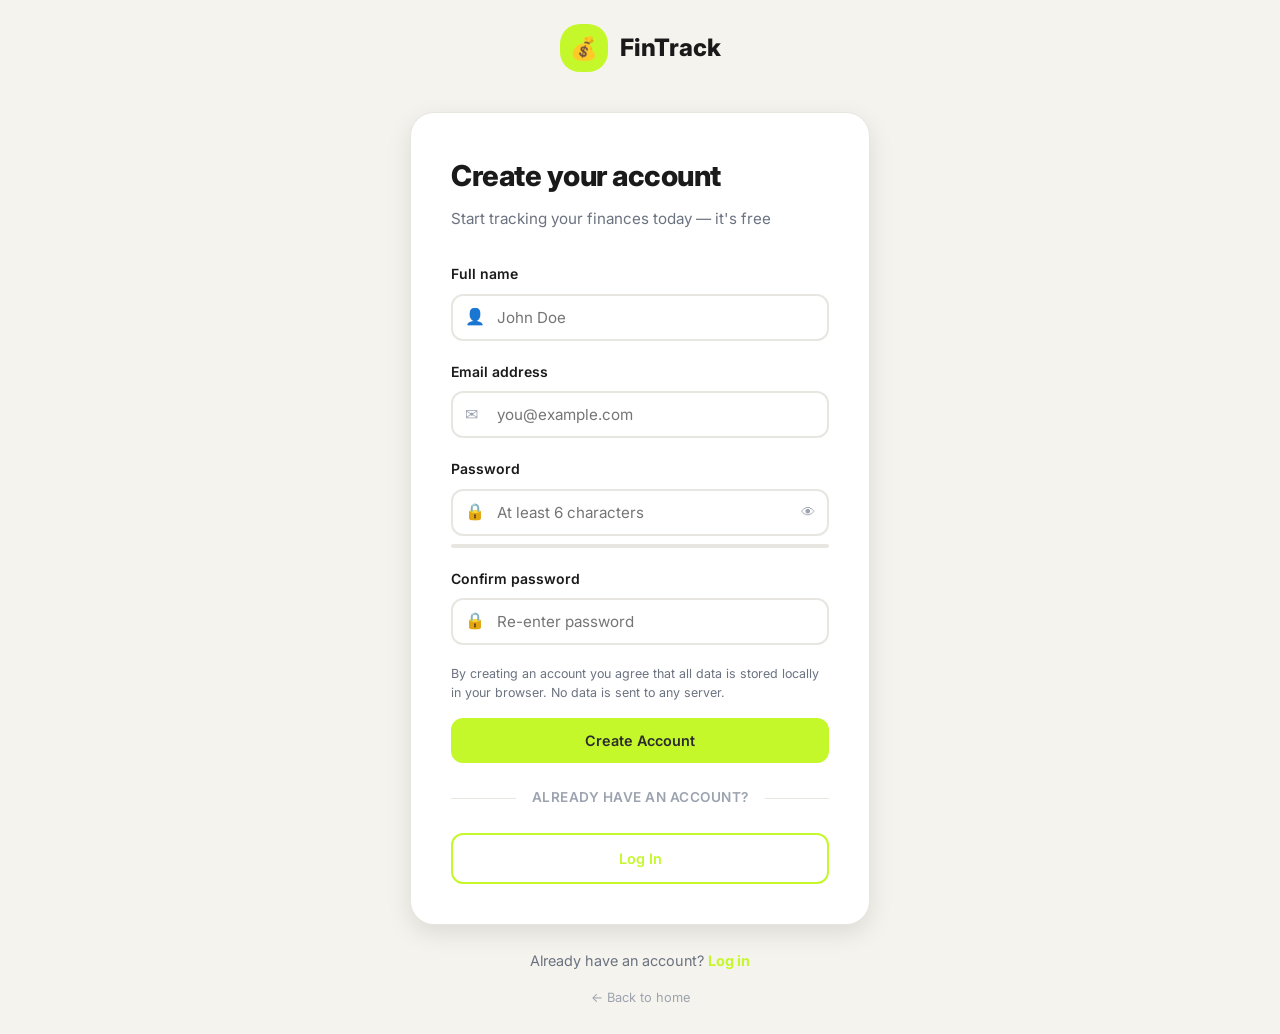
<file: register.html>
<!DOCTYPE html>
<html lang="en">
<head>
  <meta charset="UTF-8" />
  <meta name="viewport" content="width=device-width, initial-scale=1.0" />
  <title>Create Account – FinTrack</title>
  <link rel="preconnect" href="https://fonts.googleapis.com" />
  <link href="https://fonts.googleapis.com/css2?family=Inter:wght@400;500;600;700;800&display=swap" rel="stylesheet" />
  <link rel="stylesheet" href="css/styles.css" />
</head>
<body class="auth-body">

  <div class="auth-container" style="max-width:460px;">

    <!-- Logo -->
    <div class="auth-logo">
      <div class="logo-icon">💰</div>
      FinTrack
    </div>

    <!-- Card -->
    <div class="auth-card">
      <h2>Create your account</h2>
      <p class="subtitle">Start tracking your finances today — it's free</p>

      <form id="registerForm" novalidate>

        <div class="form-group">
          <label class="form-label" for="name">Full name</label>
          <div class="input-group">
            <span class="input-icon">👤</span>
            <input
              type="text"
              id="name"
              class="form-input"
              placeholder="John Doe"
              autocomplete="name"
              required
            />
          </div>
          <div class="form-error" id="nameError">Please enter your full name.</div>
        </div>

        <div class="form-group">
          <label class="form-label" for="email">Email address</label>
          <div class="input-group">
            <span class="input-icon">✉</span>
            <input
              type="email"
              id="email"
              class="form-input"
              placeholder="you@example.com"
              autocomplete="email"
              required
            />
          </div>
          <div class="form-error" id="emailError">Please enter a valid email.</div>
        </div>

        <div class="form-group">
          <label class="form-label" for="password">Password</label>
          <div class="input-group">
            <span class="input-icon">🔒</span>
            <input
              type="password"
              id="password"
              class="form-input"
              placeholder="At least 6 characters"
              autocomplete="new-password"
              required
            />
            <span class="input-suffix" id="togglePassword" title="Show/hide">👁</span>
          </div>
          <div class="form-error" id="passwordError">Password must be at least 6 characters.</div>
          <!-- Strength bar -->
          <div style="margin-top:8px;">
            <div class="progress-bar-wrap" style="height:4px;">
              <div class="progress-bar" id="strengthBar" style="width:0%; background:#e5e7eb;"></div>
            </div>
            <span id="strengthLabel" style="font-size:0.72rem; color:#9ca3af; margin-top:4px; display:block;"></span>
          </div>
        </div>

        <div class="form-group">
          <label class="form-label" for="confirm">Confirm password</label>
          <div class="input-group">
            <span class="input-icon">🔒</span>
            <input
              type="password"
              id="confirm"
              class="form-input"
              placeholder="Re-enter password"
              autocomplete="new-password"
              required
            />
          </div>
          <div class="form-error" id="confirmError">Passwords do not match.</div>
        </div>

        <div id="formError" class="form-error" style="margin-bottom:12px; font-size:0.85rem; padding:10px 14px; background:#fef2f2; border-radius:6px; border:1px solid #fecaca;"></div>

        <!-- Terms -->
        <div style="font-size:0.78rem; color:#6b7280; margin-bottom:16px; line-height:1.5;">
          By creating an account you agree that all data is stored locally in your browser. No data is sent to any server.
        </div>

        <button type="submit" class="btn btn-primary w-full" id="submitBtn">
          Create Account
        </button>

      </form>

      <div class="form-divider">already have an account?</div>

      <a href="login.html" class="btn btn-outline-primary w-full">Log In</a>
    </div>

    <div class="auth-footer">
      Already have an account? <a href="login.html">Log in</a>
    </div>

    <div style="text-align:center; margin-top:12px;">
      <a href="index.html" style="font-size:0.8rem; color:#9ca3af;">← Back to home</a>
    </div>

  </div>

  <script src="js/app.js"></script>
  <script>
    App.redirectIfLoggedIn();

    const form        = document.getElementById('registerForm');
    const nameInput   = document.getElementById('name');
    const emailInput  = document.getElementById('email');
    const passInput   = document.getElementById('password');
    const confInput   = document.getElementById('confirm');
    const nameErr     = document.getElementById('nameError');
    const emailErr    = document.getElementById('emailError');
    const passErr     = document.getElementById('passwordError');
    const confErr     = document.getElementById('confirmError');
    const formErr     = document.getElementById('formError');
    const submitBtn   = document.getElementById('submitBtn');
    const togglePass  = document.getElementById('togglePassword');
    const strengthBar = document.getElementById('strengthBar');
    const strengthLbl = document.getElementById('strengthLabel');

    // Show/hide password
    togglePass.addEventListener('click', () => {
      const isText = passInput.type === 'text';
      passInput.type = isText ? 'password' : 'text';
      confInput.type = isText ? 'password' : 'text';
      togglePass.textContent = isText ? '👁' : '🙈';
    });

    // Password strength
    passInput.addEventListener('input', () => {
      const v = passInput.value;
      let score = 0;
      if (v.length >= 6)  score++;
      if (v.length >= 10) score++;
      if (/[A-Z]/.test(v)) score++;
      if (/[0-9]/.test(v)) score++;
      if (/[^A-Za-z0-9]/.test(v)) score++;

      const levels = [
        { pct: 0,   color: '#e5e7eb', label: '' },
        { pct: 20,  color: '#dc2626', label: 'Very weak' },
        { pct: 40,  color: '#f97316', label: 'Weak' },
        { pct: 60,  color: '#eab308', label: 'Fair' },
        { pct: 80,  color: '#22c55e', label: 'Strong' },
        { pct: 100, color: '#16a34a', label: 'Very strong' },
      ];
      const l = levels[score] || levels[0];
      strengthBar.style.width  = l.pct + '%';
      strengthBar.style.background = l.color;
      strengthLbl.textContent  = l.label;
      passErr.classList.remove('visible');
      passInput.classList.remove('error');
    });

    // Clear errors on input
    [nameInput, emailInput, passInput, confInput].forEach(inp => {
      inp.addEventListener('input', () => {
        formErr.classList.remove('visible');
      });
    });

    form.addEventListener('submit', (e) => {
      e.preventDefault();
      let valid = true;

      const name     = nameInput.value.trim();
      const email    = emailInput.value.trim();
      const password = passInput.value;
      const confirm  = confInput.value;

      if (name.length < 2) {
        nameErr.classList.add('visible');
        nameInput.classList.add('error');
        valid = false;
      } else {
        nameErr.classList.remove('visible');
        nameInput.classList.remove('error');
      }

      if (!email || !/^[^\s@]+@[^\s@]+\.[^\s@]+$/.test(email)) {
        emailErr.classList.add('visible');
        emailInput.classList.add('error');
        valid = false;
      } else {
        emailErr.classList.remove('visible');
        emailInput.classList.remove('error');
      }

      if (password.length < 6) {
        passErr.classList.add('visible');
        passInput.classList.add('error');
        valid = false;
      } else {
        passErr.classList.remove('visible');
        passInput.classList.remove('error');
      }

      if (password !== confirm) {
        confErr.classList.add('visible');
        confInput.classList.add('error');
        valid = false;
      } else {
        confErr.classList.remove('visible');
        confInput.classList.remove('error');
      }

      if (!valid) return;

      submitBtn.disabled = true;
      submitBtn.textContent = 'Creating account…';

      setTimeout(() => {
        const result = App.register(name, email, password);
        if (result.ok) {
          // Auto-login after register
          App.login(email, password);
          App.showToast('Account created! Welcome to FinTrack 🎉', 'success');
          setTimeout(() => window.location.href = 'dashboard.html', 600);
        } else {
          formErr.textContent = result.msg;
          formErr.classList.add('visible');
          submitBtn.disabled = false;
          submitBtn.textContent = 'Create Account';
        }
      }, 400);
    });
  </script>
</body>
</html>
</file>
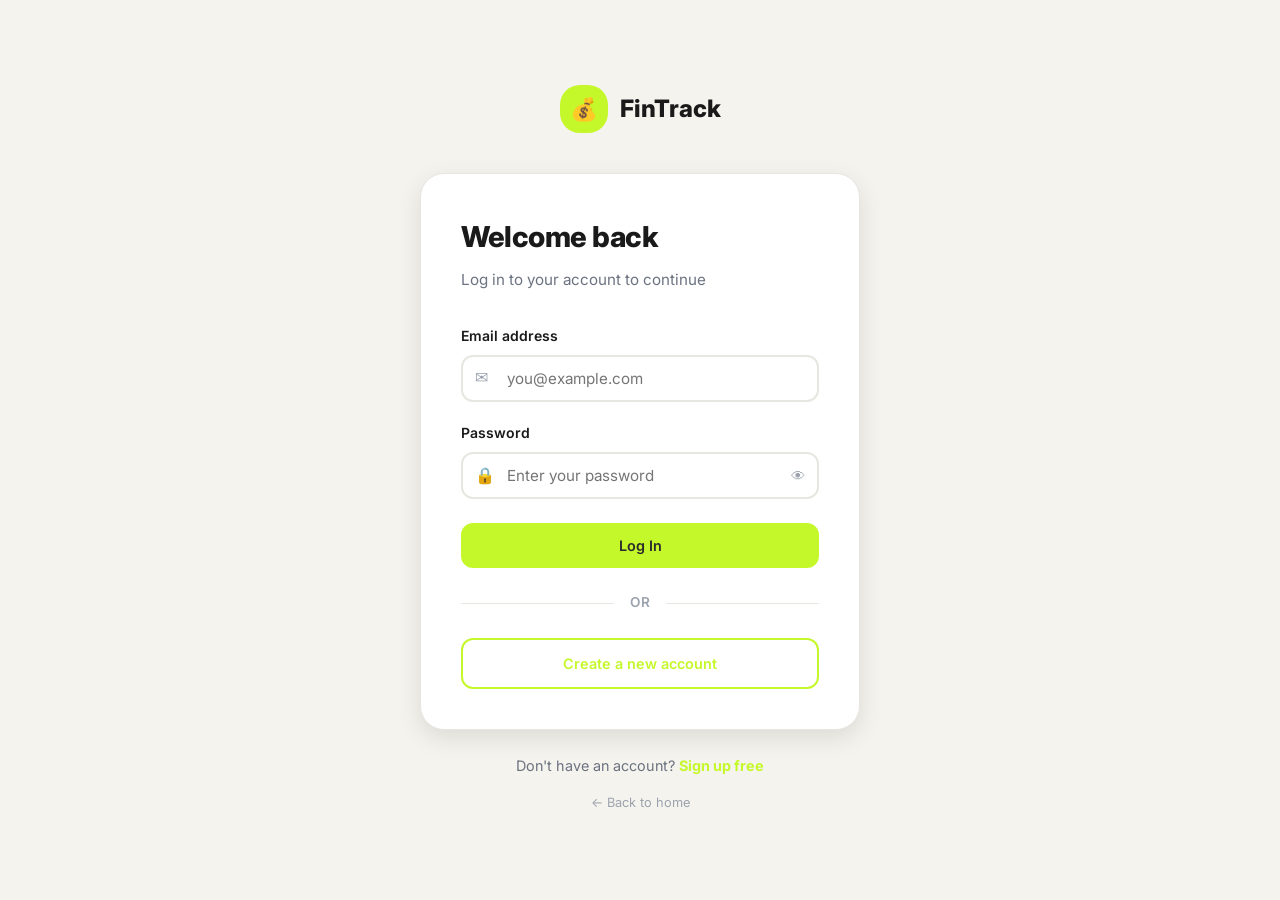
<file: savings.html>
<!DOCTYPE html>
<html lang="en">
<head>
  <meta charset="UTF-8" />
  <meta name="viewport" content="width=device-width, initial-scale=1.0" />
  <title>Savings – FinTrack</title>
  <link rel="preconnect" href="https://fonts.googleapis.com" />
  <link href="https://fonts.googleapis.com/css2?family=Inter:wght@400;500;600;700;800&display=swap" rel="stylesheet" />
  <link rel="stylesheet" href="css/styles.css" />
</head>
<body>
<div class="app-layout">

  <!-- SIDEBAR -->
  <aside class="sidebar" id="sidebar">
    <div class="sidebar-header">
      <div class="sidebar-logo"><div class="logo-icon">💰</div> FinTrack</div>
    </div>
    <nav class="sidebar-nav">
      <div class="nav-section-label">Menu</div>
      <a href="dashboard.html" class="nav-item"><span class="nav-icon">🏠</span> Dashboard</a>
      <a href="expenses.html"  class="nav-item"><span class="nav-icon">💸</span> Expenses</a>
      <a href="savings.html"   class="nav-item"><span class="nav-icon">🏦</span> Savings</a>
      <a href="budget.html"    class="nav-item"><span class="nav-icon">📋</span> Budget</a>
      <a href="goals.html"     class="nav-item"><span class="nav-icon">🎯</span> Goals</a>
      <div class="nav-section-label">Account</div>
      <a href="profile.html"   class="nav-item"><span class="nav-icon">👤</span> Profile</a>
      <a href="settings.html"  class="nav-item"><span class="nav-icon">⚙️</span> Settings</a>
    </nav>
    <div class="sidebar-footer">
      <div class="user-menu" id="logoutBtn" title="Log out">
        <div class="user-avatar">U</div>
        <div class="user-info">
          <div class="user-name">User</div>
          <div class="user-email">user@email.com</div>
        </div>
        <span style="color:#9ca3af; font-size:0.8rem;">⏻</span>
      </div>
    </div>
  </aside>
  <div id="sidebarOverlay"></div>

  <div class="main-content">
    <header class="topbar">
      <div class="topbar-left">
        <button class="btn btn-ghost btn-icon" id="sidebarToggle">☰</button>
        <span class="topbar-title">Savings</span>
      </div>
      <div class="topbar-right">
        <button class="btn btn-primary btn-sm" onclick="App.openModal('addAccountModal')">+ New Savings Account</button>
      </div>
    </header>

    <main class="page-content">

      <!-- Total savings stat -->
      <div class="stats-grid" style="grid-template-columns:repeat(3,1fr); margin-bottom:24px;">
        <div class="stat-card">
          <div class="stat-header"><span class="stat-label">Total Saved</span><div class="stat-icon green">🏦</div></div>
          <div class="stat-value" id="totalSaved">₹0.00</div>
          <div class="stat-change">Across all accounts</div>
        </div>
        <div class="stat-card">
          <div class="stat-header"><span class="stat-label">Accounts</span><div class="stat-icon blue">📂</div></div>
          <div class="stat-value" id="accountCount">0</div>
          <div class="stat-change">Active savings accounts</div>
        </div>
        <div class="stat-card">
          <div class="stat-header"><span class="stat-label">Savings Rate</span><div class="stat-icon yellow">📈</div></div>
          <div class="stat-value" id="savingsRate">0%</div>
          <div class="stat-change">Savings ÷ Total income</div>
        </div>
      </div>

      <!-- Accounts grid -->
      <div id="accountsGrid" style="display:grid; grid-template-columns:repeat(auto-fill,minmax(300px,1fr)); gap:20px;"></div>

      <div id="accountsEmpty" class="empty-state card" style="display:none;">
        <div class="empty-icon">🏦</div>
        <h3>No savings accounts yet</h3>
        <p>Create savings pots to organise and track your money.</p>
        <button class="btn btn-primary" onclick="App.openModal('addAccountModal')">+ New Savings Account</button>
      </div>

    </main>
  </div>
</div>

<!-- ADD ACCOUNT MODAL -->
<div class="modal-overlay" id="addAccountModal">
  <div class="modal">
    <div class="modal-header">
      <span class="modal-title">New Savings Account</span>
      <button class="modal-close">✕</button>
    </div>
    <div class="modal-body">
      <div class="form-group">
        <label class="form-label">Account Name *</label>
        <input type="text" id="accName" class="form-input" placeholder="e.g. Emergency Fund" maxlength="50" />
        <div class="form-error" id="accNameErr">Please enter a name.</div>
      </div>
      <div class="form-group">
        <label class="form-label">Target Amount (₹)</label>
        <div class="input-group">
          <span class="input-icon">₹</span>
          <input type="number" id="accTarget" class="form-input" placeholder="0.00 (optional)" min="0" step="0.01" />
        </div>
      </div>
      <div class="form-group">
        <label class="form-label">Opening Balance (₹)</label>
        <div class="input-group">
          <span class="input-icon">₹</span>
          <input type="number" id="accCurrent" class="form-input" placeholder="0.00" min="0" step="0.01" />
        </div>
      </div>
      <div class="form-group">
        <label class="form-label">Note</label>
        <input type="text" id="accNote" class="form-input" placeholder="Optional description…" maxlength="80" />
      </div>
    </div>
    <div class="modal-footer">
      <button class="btn btn-ghost" onclick="App.closeModal('addAccountModal')">Cancel</button>
      <button class="btn btn-primary" id="saveAccountBtn">Create Account</button>
    </div>
  </div>
</div>

<!-- DEPOSIT / WITHDRAW MODAL -->
<div class="modal-overlay" id="txnAccountModal">
  <div class="modal">
    <div class="modal-header">
      <span class="modal-title" id="txnAccountTitle">Deposit</span>
      <button class="modal-close">✕</button>
    </div>
    <div class="modal-body">
      <input type="hidden" id="txnAccountId" />
      <input type="hidden" id="txnAccountAction" />
      <div class="form-group">
        <label class="form-label">Amount (₹) *</label>
        <div class="input-group">
          <span class="input-icon">₹</span>
          <input type="number" id="txnAccAmount" class="form-input" placeholder="0.00" min="0.01" step="0.01" />
        </div>
        <div class="form-error" id="txnAccAmtErr">Enter a valid amount.</div>
      </div>
      <div class="form-group">
        <label class="form-label">Note</label>
        <input type="text" id="txnAccNote" class="form-input" placeholder="Optional note…" maxlength="80" />
      </div>
    </div>
    <div class="modal-footer">
      <button class="btn btn-ghost" onclick="App.closeModal('txnAccountModal')">Cancel</button>
      <button class="btn btn-primary" id="saveTxnAccBtn">Confirm</button>
    </div>
  </div>
</div>

<!-- DELETE ACCOUNT MODAL -->
<div class="modal-overlay" id="deleteAccModal">
  <div class="modal">
    <div class="modal-header">
      <span class="modal-title">Delete Account</span>
      <button class="modal-close">✕</button>
    </div>
    <div class="modal-body">
      <p style="color:#6b7280;">Are you sure you want to delete this savings account? All its history will be lost.</p>
    </div>
    <div class="modal-footer">
      <button class="btn btn-ghost" onclick="App.closeModal('deleteAccModal')">Cancel</button>
      <button class="btn btn-danger" id="confirmDeleteAccBtn">Delete</button>
    </div>
  </div>
</div>

<script src="js/app.js"></script>
<script src="js/finance.js"></script>
<script>
  App.initAppPage();

  let pendingDeleteAccId = null;

  function render() {
    const accounts = Finance.getSavingAccounts();
    const total    = Finance.getTotalSavings();
    const summary  = Finance.getSummary();

    document.getElementById('totalSaved').textContent  = App.formatCurrency(total);
    document.getElementById('accountCount').textContent = accounts.length;
    const rate = summary.income > 0 ? ((total / summary.income) * 100).toFixed(1) : 0;
    document.getElementById('savingsRate').textContent  = rate + '%';

    const grid  = document.getElementById('accountsGrid');
    const empty = document.getElementById('accountsEmpty');

    if (accounts.length === 0) {
      grid.innerHTML = '';
      empty.style.display = 'flex';
      return;
    }
    empty.style.display = 'none';

    grid.innerHTML = accounts.map(acc => {
      const current = parseFloat(acc.current || 0);
      const target  = parseFloat(acc.target  || 0);
      const pct     = target > 0 ? Math.min(100, (current / target) * 100) : null;
      const color   = pct === null ? 'blue' : pct >= 100 ? 'green' : pct >= 60 ? 'blue' : 'yellow';
      const recentLogs = (acc.logs || []).slice(-3).reverse();

      return `
        <div class="card" style="display:flex; flex-direction:column; gap:16px;">
          <div style="display:flex; align-items:flex-start; justify-content:space-between;">
            <div>
              <div style="font-size:1rem; font-weight:700; color:#111827;">${acc.name}</div>
              ${acc.note ? `<div style="font-size:0.78rem; color:#9ca3af; margin-top:2px;">${acc.note}</div>` : ''}
            </div>
            <button class="btn btn-ghost btn-sm" style="color:#dc2626; flex-shrink:0;"
              onclick="deleteAcc(${acc.id})" title="Delete account">🗑</button>
          </div>

          <div>
            <div style="font-size:1.6rem; font-weight:800; color:#111827; letter-spacing:-0.5px;">
              ${App.formatCurrency(current)}
            </div>
            ${target > 0 ? `<div style="font-size:0.78rem; color:#9ca3af; margin-top:2px;">Target: ${App.formatCurrency(target)}</div>` : ''}
          </div>

          ${pct !== null ? `
            <div>
              <div style="display:flex; justify-content:space-between; margin-bottom:6px;">
                <span style="font-size:0.78rem; color:#6b7280;">Progress</span>
                <span style="font-size:0.78rem; font-weight:700; color:#111827;">${pct.toFixed(1)}%</span>
              </div>
              <div class="progress-bar-wrap">
                <div class="progress-bar ${color}" style="width:${pct}%;"></div>
              </div>
              ${pct >= 100
                ? '<div style="font-size:0.72rem; color:#16a34a; margin-top:4px; font-weight:600;">🎉 Target reached!</div>'
                : `<div style="font-size:0.72rem; color:#9ca3af; margin-top:4px;">${App.formatCurrency(target - current)} to go</div>`}
            </div>` : ''}

          <div style="display:flex; gap:8px;">
            <button class="btn btn-success btn-sm w-full" onclick="openTxnAcc(${acc.id},'deposit')">+ Deposit</button>
            <button class="btn btn-outline-primary btn-sm w-full" onclick="openTxnAcc(${acc.id},'withdraw')"
              ${current <= 0 ? 'disabled' : ''}>− Withdraw</button>
          </div>

          ${recentLogs.length > 0 ? `
            <div style="border-top:1px solid #f3f4f6; padding-top:12px;">
              <div style="font-size:0.72rem; font-weight:700; color:#9ca3af; text-transform:uppercase; letter-spacing:0.5px; margin-bottom:8px;">Recent Activity</div>
              ${recentLogs.map(l => `
                <div style="display:flex; justify-content:space-between; font-size:0.8rem; margin-bottom:4px;">
                  <span style="color:${l.type==='deposit'?'#16a34a':'#dc2626'};">
                    ${l.type==='deposit'?'↑':'↓'} ${l.note || l.type}
                  </span>
                  <span style="font-weight:600; color:${l.type==='deposit'?'#16a34a':'#dc2626'};">
                    ${l.type==='deposit'?'+':'-'}${App.formatCurrency(l.amount)}
                  </span>
                </div>`).join('')}
            </div>` : ''}
        </div>`;
    }).join('');
  }

  function openTxnAcc(id, action) {
    document.getElementById('txnAccountId').value     = id;
    document.getElementById('txnAccountAction').value = action;
    document.getElementById('txnAccountTitle').textContent = action === 'deposit' ? 'Deposit to Account' : 'Withdraw from Account';
    document.getElementById('saveTxnAccBtn').textContent   = action === 'deposit' ? 'Deposit' : 'Withdraw';
    document.getElementById('saveTxnAccBtn').className = `btn ${action==='deposit'?'btn-success':'btn-primary'}`;
    document.getElementById('txnAccAmount').value = '';
    document.getElementById('txnAccNote').value   = '';
    document.getElementById('txnAccAmtErr').classList.remove('visible');
    App.openModal('txnAccountModal');
  }

  function deleteAcc(id) {
    pendingDeleteAccId = id;
    App.openModal('deleteAccModal');
  }

  document.getElementById('confirmDeleteAccBtn').addEventListener('click', () => {
    if (pendingDeleteAccId) {
      Finance.deleteSavingAccount(pendingDeleteAccId);
      pendingDeleteAccId = null;
      App.closeModal('deleteAccModal');
      App.showToast('Account deleted.', 'success');
      render();
    }
  });

  document.getElementById('saveTxnAccBtn').addEventListener('click', () => {
    const id     = parseInt(document.getElementById('txnAccountId').value);
    const action = document.getElementById('txnAccountAction').value;
    const amount = parseFloat(document.getElementById('txnAccAmount').value);
    const note   = document.getElementById('txnAccNote').value.trim();

    if (!amount || amount <= 0) {
      document.getElementById('txnAccAmtErr').classList.add('visible');
      return;
    }
    document.getElementById('txnAccAmtErr').classList.remove('visible');

    if (action === 'deposit') Finance.depositToSaving(id, amount, note);
    else Finance.withdrawFromSaving(id, amount, note);

    App.closeModal('txnAccountModal');
    App.showToast(action === 'deposit' ? 'Deposited successfully!' : 'Withdrawn successfully!', 'success');
    render();
  });

  document.getElementById('saveAccountBtn').addEventListener('click', () => {
    const name    = document.getElementById('accName').value.trim();
    const target  = document.getElementById('accTarget').value;
    const current = document.getElementById('accCurrent').value;
    const note    = document.getElementById('accNote').value.trim();

    if (!name) {
      document.getElementById('accNameErr').classList.add('visible');
      document.getElementById('accName').classList.add('error');
      return;
    }
    document.getElementById('accNameErr').classList.remove('visible');
    document.getElementById('accName').classList.remove('error');

    Finance.addSavingAccount({
      name,
      target:  target  ? parseFloat(target)  : 0,
      current: current ? parseFloat(current) : 0,
      note
    });
    App.closeModal('addAccountModal');
    App.showToast('Savings account created!', 'success');
    document.getElementById('accName').value = '';
    document.getElementById('accTarget').value = '';
    document.getElementById('accCurrent').value = '';
    document.getElementById('accNote').value = '';
    render();
  });

  render();
</script>
</body>
</html>
</file>
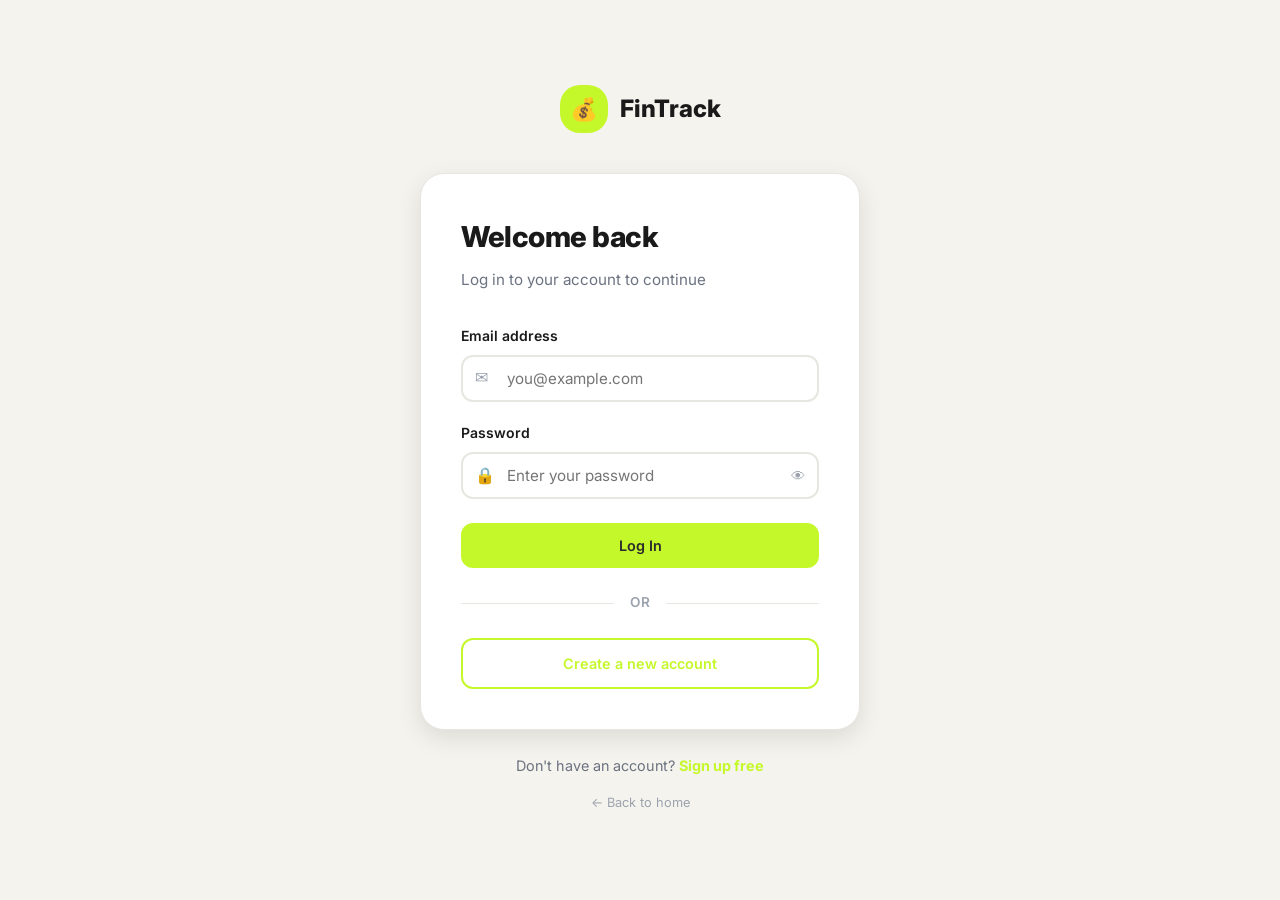
<file: settings.html>
<!DOCTYPE html>
<html lang="en">
<head>
  <meta charset="UTF-8" />
  <meta name="viewport" content="width=device-width, initial-scale=1.0" />
  <title>Settings – FinTrack</title>
  <link rel="preconnect" href="https://fonts.googleapis.com" />
  <link href="https://fonts.googleapis.com/css2?family=Inter:wght@400;500;600;700;800&display=swap" rel="stylesheet" />
  <link rel="stylesheet" href="css/styles.css" />
</head>
<body>
<div class="app-layout">

  <!-- SIDEBAR -->
  <aside class="sidebar" id="sidebar">
    <div class="sidebar-header">
      <div class="sidebar-logo"><div class="logo-icon">💰</div> FinTrack</div>
    </div>
    <nav class="sidebar-nav">
      <div class="nav-section-label">Menu</div>
      <a href="dashboard.html" class="nav-item"><span class="nav-icon">🏠</span> Dashboard</a>
      <a href="expenses.html"  class="nav-item"><span class="nav-icon">💸</span> Expenses</a>
      <a href="savings.html"   class="nav-item"><span class="nav-icon">🏦</span> Savings</a>
      <a href="budget.html"    class="nav-item"><span class="nav-icon">📋</span> Budget</a>
      <a href="goals.html"     class="nav-item"><span class="nav-icon">🎯</span> Goals</a>
      <div class="nav-section-label">Account</div>
      <a href="profile.html"   class="nav-item"><span class="nav-icon">👤</span> Profile</a>
      <a href="settings.html"  class="nav-item"><span class="nav-icon">⚙️</span> Settings</a>
    </nav>
    <div class="sidebar-footer">
      <div class="user-menu" id="logoutBtn" title="Log out">
        <div class="user-avatar">U</div>
        <div class="user-info">
          <div class="user-name">User</div>
          <div class="user-email">user@email.com</div>
        </div>
        <span style="color:#9ca3af; font-size:0.8rem;">⏻</span>
      </div>
    </div>
  </aside>
  <div id="sidebarOverlay"></div>

  <div class="main-content">
    <header class="topbar">
      <div class="topbar-left">
        <button class="btn btn-ghost btn-icon" id="sidebarToggle">☰</button>
        <span class="topbar-title">Settings</span>
      </div>
    </header>

    <main class="page-content">

      <!-- Preferences Section -->
      <div class="card" style="margin-bottom:24px;">
        <h3 style="font-size:1.3rem; font-weight:800; margin-bottom:24px; letter-spacing:-0.5px;">⚙️ Preferences</h3>
        
        <!-- Currency -->
        <div style="border-bottom:1px solid var(--border); padding-bottom:20px; margin-bottom:20px;">
          <div style="display:flex; justify-content:space-between; align-items:start; margin-bottom:8px;">
            <div>
              <div style="font-weight:700; font-size:0.95rem; margin-bottom:4px;">Currency</div>
              <div style="font-size:0.85rem; color:var(--text-secondary);">Choose your default currency for displaying amounts</div>
            </div>
            <select id="currencySelect" class="form-select" style="width:150px;">
              <option value="₹">₹ INR</option>
              <option value="$">$ USD</option>
              <option value="€">€ EUR</option>
              <option value="£">£ GBP</option>
              <option value="¥">¥ JPY</option>
            </select>
          </div>
        </div>

        <!-- Date Format -->
        <div style="border-bottom:1px solid var(--border); padding-bottom:20px; margin-bottom:20px;">
          <div style="display:flex; justify-content:space-between; align-items:start; margin-bottom:8px;">
            <div>
              <div style="font-weight:700; font-size:0.95rem; margin-bottom:4px;">Date Format</div>
              <div style="font-size:0.85rem; color:var(--text-secondary);">How dates are displayed across the app</div>
            </div>
            <select id="dateFormatSelect" class="form-select" style="width:180px;">
              <option value="DD/MM/YYYY">DD/MM/YYYY</option>
              <option value="MM/DD/YYYY">MM/DD/YYYY</option>
              <option value="YYYY-MM-DD">YYYY-MM-DD</option>
            </select>
          </div>
        </div>

        <!-- Theme -->
        <div style="border-bottom:1px solid var(--border); padding-bottom:20px; margin-bottom:20px;">
          <div style="display:flex; justify-content:space-between; align-items:start; margin-bottom:8px;">
            <div>
              <div style="font-weight:700; font-size:0.95rem; margin-bottom:4px;">Theme</div>
              <div style="font-size:0.85rem; color:var(--text-secondary);">Choose your preferred color theme</div>
            </div>
            <select id="themeSelect" class="form-select" style="width:150px;">
              <option value="default">Default</option>
              <option value="dark" disabled>Dark (Soon)</option>
            </select>
          </div>
        </div>

        <!-- Notifications -->
        <div>
          <div style="display:flex; justify-content:space-between; align-items:start;">
            <div>
              <div style="font-weight:700; font-size:0.95rem; margin-bottom:4px;">Budget Alerts</div>
              <div style="font-size:0.85rem; color:var(--text-secondary);">Show warnings when approaching budget limits</div>
            </div>
            <label style="display:flex; align-items:center; gap:10px; cursor:pointer;">
              <input type="checkbox" id="budgetAlerts" style="width:20px; height:20px; cursor:pointer;" checked />
              <span style="font-weight:600; font-size:0.9rem;">Enabled</span>
            </label>
          </div>
        </div>
      </div>

      <!-- Data Management Section -->
      <div class="card" style="margin-bottom:24px;">
        <h3 style="font-size:1.3rem; font-weight:800; margin-bottom:24px; letter-spacing:-0.5px;">💾 Data Management</h3>
        
        <div style="border-bottom:1px solid var(--border); padding-bottom:20px; margin-bottom:20px;">
          <div style="display:flex; justify-content:space-between; align-items:center; margin-bottom:8px;">
            <div>
              <div style="font-weight:700; font-size:0.95rem; margin-bottom:4px;">Export All Data</div>
              <div style="font-size:0.85rem; color:var(--text-secondary);">Download your complete financial data as JSON</div>
            </div>
            <button class="btn btn-outline-primary btn-sm" onclick="exportAllData()">
              📥 Export
            </button>
          </div>
        </div>

        <div style="border-bottom:1px solid var(--border); padding-bottom:20px; margin-bottom:20px;">
          <div style="display:flex; justify-content:space-between; align-items:center; margin-bottom:8px;">
            <div>
              <div style="font-weight:700; font-size:0.95rem; margin-bottom:4px;">Import Data</div>
              <div style="font-size:0.85rem; color:var(--text-secondary);">Restore data from a previous export</div>
            </div>
            <button class="btn btn-outline-primary btn-sm" onclick="document.getElementById('importFile').click()">
              📤 Import
            </button>
            <input type="file" id="importFile" accept=".json" style="display:none;" />
          </div>
        </div>

        <div style="border-bottom:1px solid var(--border); padding-bottom:20px; margin-bottom:20px;">
          <div style="display:flex; justify-content:space-between; align-items:center; margin-bottom:8px;">
            <div>
              <div style="font-weight:700; font-size:0.95rem; margin-bottom:4px;">Storage Used</div>
              <div style="font-size:0.85rem; color:var(--text-secondary);">Local browser storage (all data stays private)</div>
            </div>
            <div style="text-align:right;">
              <div id="storageUsed" style="font-weight:700; font-size:1.1rem; color:var(--primary-dark);">0 KB</div>
              <div style="font-size:0.75rem; color:var(--text-muted);">of ~5 MB available</div>
            </div>
          </div>
        </div>

        <div>
          <div style="display:flex; justify-content:space-between; align-items:center;">
            <div>
              <div style="font-weight:700; font-size:0.95rem; margin-bottom:4px; color:var(--danger);">Clear All Data</div>
              <div style="font-size:0.85rem; color:var(--text-secondary);">Permanently delete all transactions, budgets, and goals</div>
            </div>
            <button class="btn btn-danger btn-sm" onclick="App.openModal('clearDataModal')">
              🗑 Clear
            </button>
          </div>
        </div>
      </div>

      <!-- Security Section -->
      <div class="card" style="margin-bottom:24px;">
        <h3 style="font-size:1.3rem; font-weight:800; margin-bottom:24px; letter-spacing:-0.5px;">🔒 Security</h3>
        
        <div style="border-bottom:1px solid var(--border); padding-bottom:20px; margin-bottom:20px;">
          <div style="display:flex; justify-content:space-between; align-items:center;">
            <div>
              <div style="font-weight:700; font-size:0.95rem; margin-bottom:4px;">Change Password</div>
              <div style="font-size:0.85rem; color:var(--text-secondary);">Update your account password</div>
            </div>
            <button class="btn btn-outline-primary btn-sm" onclick="App.openModal('changePasswordModal')">
              🔑 Change
            </button>
          </div>
        </div>

        <div>
          <div style="display:flex; justify-content:space-between; align-items:start;">
            <div>
              <div style="font-weight:700; font-size:0.95rem; margin-bottom:4px;">Data Privacy</div>
              <div style="font-size:0.85rem; color:var(--text-secondary); max-width:500px; line-height:1.6;">
                All your financial data is stored locally in your browser. Nothing is sent to any server. 
                Your data is 100% private and under your control.
              </div>
            </div>
            <span class="badge badge-green">✓ Private</span>
          </div>
        </div>
      </div>

      <!-- About Section -->
      <div class="card">
        <h3 style="font-size:1.3rem; font-weight:800; margin-bottom:24px; letter-spacing:-0.5px;">ℹ️ About</h3>
        
        <div style="border-bottom:1px solid var(--border); padding-bottom:20px; margin-bottom:20px;">
          <div style="display:flex; justify-content:space-between; align-items:center;">
            <div>
              <div style="font-weight:700; font-size:0.95rem; margin-bottom:4px;">Version</div>
              <div style="font-size:0.85rem; color:var(--text-secondary);">FinTrack Personal Finance Tracker</div>
            </div>
            <span class="badge badge-blue">v1.0.0</span>
          </div>
        </div>

        <div style="border-bottom:1px solid var(--border); padding-bottom:20px; margin-bottom:20px;">
          <div>
            <div style="font-weight:700; font-size:0.95rem; margin-bottom:8px;">Features</div>
            <div style="display:grid; grid-template-columns:repeat(auto-fit, minmax(200px, 1fr)); gap:8px;">
              <div style="font-size:0.85rem; color:var(--text-secondary);">✓ Income & Expense Tracking</div>
              <div style="font-size:0.85rem; color:var(--text-secondary);">✓ Savings Accounts</div>
              <div style="font-size:0.85rem; color:var(--text-secondary);">✓ Monthly Budgets</div>
              <div style="font-size:0.85rem; color:var(--text-secondary);">✓ Financial Goals</div>
              <div style="font-size:0.85rem; color:var(--text-secondary);">✓ Data Export/Import</div>
              <div style="font-size:0.85rem; color:var(--text-secondary);">✓ 100% Private & Local</div>
            </div>
          </div>
        </div>

        <div>
          <div style="font-weight:700; font-size:0.95rem; margin-bottom:8px;">Links</div>
          <div style="display:flex; gap:12px; flex-wrap:wrap;">
            <a href="#" class="btn btn-ghost btn-sm">📖 Documentation</a>
            <a href="#" class="btn btn-ghost btn-sm">🐛 Report Bug</a>
            <a href="#" class="btn btn-ghost btn-sm">💡 Request Feature</a>
          </div>
        </div>
      </div>

    </main>
  </div>
</div>

<!-- CHANGE PASSWORD MODAL -->
<div class="modal-overlay" id="changePasswordModal">
  <div class="modal">
    <div class="modal-header">
      <span class="modal-title">Change Password</span>
      <button class="modal-close">✕</button>
    </div>
    <div class="modal-body">
      <div class="form-group">
        <label class="form-label">Current Password</label>
        <input type="password" id="currentPassword" class="form-input" placeholder="Enter current password" />
        <div class="form-error" id="currentPassError">Current password is incorrect.</div>
      </div>
      <div class="form-group">
        <label class="form-label">New Password</label>
        <input type="password" id="newPassword" class="form-input" placeholder="Enter new password" />
        <div class="form-error" id="newPassError">Password must be at least 6 characters.</div>
      </div>
      <div class="form-group">
        <label class="form-label">Confirm New Password</label>
        <input type="password" id="confirmPassword" class="form-input" placeholder="Confirm new password" />
        <div class="form-error" id="confirmPassError">Passwords do not match.</div>
      </div>
    </div>
    <div class="modal-footer">
      <button class="btn btn-ghost" onclick="App.closeModal('changePasswordModal')">Cancel</button>
      <button class="btn btn-primary" id="changePasswordBtn">Change Password</button>
    </div>
  </div>
</div>

<!-- CLEAR DATA MODAL -->
<div class="modal-overlay" id="clearDataModal">
  <div class="modal">
    <div class="modal-header">
      <span class="modal-title">Clear All Data</span>
      <button class="modal-close">✕</button>
    </div>
    <div class="modal-body">
      <p style="color:var(--text-secondary); margin-bottom:16px;">
        <strong style="color:var(--danger);">Warning:</strong> This will permanently delete:
      </p>
      <ul style="list-style:disc; padding-left:24px; color:var(--text-secondary); margin-bottom:16px;">
        <li>All transactions</li>
        <li>All savings accounts</li>
        <li>All budgets</li>
        <li>All financial goals</li>
      </ul>
      <p style="color:var(--text-secondary); font-weight:600;">Your account will remain active. This action cannot be undone.</p>
    </div>
    <div class="modal-footer">
      <button class="btn btn-ghost" onclick="App.closeModal('clearDataModal')">Cancel</button>
      <button class="btn btn-danger" id="confirmClearDataBtn">Clear Everything</button>
    </div>
  </div>
</div>

<script src="js/app.js"></script>
<script src="js/finance.js"></script>
<script>
  App.initAppPage();

  // Load settings
  function loadSettings() {
    const settings = App.get('ft_settings', {
      currency: '₹',
      dateFormat: 'DD/MM/YYYY',
      theme: 'default',
      budgetAlerts: true
    });

    document.getElementById('currencySelect').value = settings.currency || '₹';
    document.getElementById('dateFormatSelect').value = settings.dateFormat || 'DD/MM/YYYY';
    document.getElementById('themeSelect').value = settings.theme || 'default';
    document.getElementById('budgetAlerts').checked = settings.budgetAlerts !== false;

    // Calculate storage
    let totalSize = 0;
    for (let key in localStorage) {
      if (localStorage.hasOwnProperty(key)) {
        totalSize += localStorage[key].length + key.length;
      }
    }
    const sizeKB = (totalSize / 1024).toFixed(2);
    document.getElementById('storageUsed').textContent = sizeKB + ' KB';
  }

  // Save settings
  function saveSettings() {
    const settings = {
      currency: document.getElementById('currencySelect').value,
      dateFormat: document.getElementById('dateFormatSelect').value,
      theme: document.getElementById('themeSelect').value,
      budgetAlerts: document.getElementById('budgetAlerts').checked
    };
    App.set('ft_settings', settings);
    App.showToast('Settings saved!', 'success');
  }

  // Auto-save on change
  document.getElementById('currencySelect').addEventListener('change', saveSettings);
  document.getElementById('dateFormatSelect').addEventListener('change', saveSettings);
  document.getElementById('themeSelect').addEventListener('change', saveSettings);
  document.getElementById('budgetAlerts').addEventListener('change', saveSettings);

  // Export data
  function exportAllData() {
    const user = App.currentUser();
    const data = {
      profile: user,
      transactions: Finance.getTransactions(),
      savings: Finance.getSavingAccounts(),
      budgets: Finance.getBudgets(),
      goals: Finance.getGoals(),
      settings: App.get('ft_settings', {}),
      exportedAt: new Date().toISOString()
    };
    const blob = new Blob([JSON.stringify(data, null, 2)], { type: 'application/json' });
    const url = URL.createObjectURL(blob);
    const a = document.createElement('a');
    a.href = url;
    a.download = `fintrack-backup-${Date.now()}.json`;
    a.click();
    URL.revokeObjectURL(url);
    App.showToast('Data exported successfully!', 'success');
  }

  // Import data
  document.getElementById('importFile').addEventListener('change', (e) => {
    const file = e.target.files[0];
    if (!file) return;

    const reader = new FileReader();
    reader.onload = (event) => {
      try {
        const data = JSON.parse(event.target.result);
        const user = App.currentUser();
        
        // Import data
        if (data.transactions) {
          App.set(`ft_transactions_${user.email}`, data.transactions);
        }
        if (data.savings) {
          App.set(`ft_savings_${user.email}`, data.savings);
        }
        if (data.budgets) {
          App.set(`ft_budgets_${user.email}`, data.budgets);
        }
        if (data.goals) {
          App.set(`ft_goals_${user.email}`, data.goals);
        }
        if (data.settings) {
          App.set('ft_settings', data.settings);
        }

        App.showToast('Data imported successfully!', 'success');
        setTimeout(() => window.location.reload(), 1000);
      } catch (err) {
        App.showToast('Invalid file format', 'error');
      }
    };
    reader.readAsText(file);
  });

  // Change password
  document.getElementById('changePasswordBtn').addEventListener('click', () => {
    const current = document.getElementById('currentPassword').value;
    const newPass = document.getElementById('newPassword').value;
    const confirm = document.getElementById('confirmPassword').value;

    const user = App.currentUser();
    const users = App.get('ft_users', {});
    const userData = users[user.email];

    let valid = true;

    if (userData.password !== btoa(current)) {
      document.getElementById('currentPassError').classList.add('visible');
      valid = false;
    } else {
      document.getElementById('currentPassError').classList.remove('visible');
    }

    if (newPass.length < 6) {
      document.getElementById('newPassError').classList.add('visible');
      valid = false;
    } else {
      document.getElementById('newPassError').classList.remove('visible');
    }

    if (newPass !== confirm) {
      document.getElementById('confirmPassError').classList.add('visible');
      valid = false;
    } else {
      document.getElementById('confirmPassError').classList.remove('visible');
    }

    if (!valid) return;

    users[user.email].password = btoa(newPass);
    App.set('ft_users', users);
    App.closeModal('changePasswordModal');
    App.showToast('Password changed successfully!', 'success');
    document.getElementById('currentPassword').value = '';
    document.getElementById('newPassword').value = '';
    document.getElementById('confirmPassword').value = '';
  });

  // Clear all data
  document.getElementById('confirmClearDataBtn').addEventListener('click', () => {
    if (!confirm('Type CLEAR to confirm')) return;
    
    const user = App.currentUser();
    localStorage.removeItem(`ft_transactions_${user.email}`);
    localStorage.removeItem(`ft_savings_${user.email}`);
    localStorage.removeItem(`ft_budgets_${user.email}`);
    localStorage.removeItem(`ft_goals_${user.email}`);
    
    App.closeModal('clearDataModal');
    App.showToast('All data cleared', 'success');
    setTimeout(() => window.location.href = 'dashboard.html', 1000);
  });

  loadSettings();
</script>
</body>
</html>
</file>
<file: css/styles.css>
/* =========================================
   FINTRACK - MODERN UI
   Design inspired by flux health dashboard
   ========================================= */

:root {
  /* Primary - Lime Green Theme */
  --primary: #c5f82a;
  --primary-dark: #a8d624;
  --primary-light: #e8fdb5;
  
  /* Status Colors */
  --success: #16a34a;
  --success-light: #dcfce7;
  --danger: #dc2626;
  --danger-light: #fee2e2;
  --warning: #f59e0b;
  --warning-light: #fef3c7;
  
  /* Purple Accent */
  --purple: #a78bfa;
  --purple-light: #c4b5fd;
  --purple-dark: #7c3aed;
  
  /* Neutrals */
  --text-primary: #1a1a1b;
  --text-secondary: #6b7280;
  --text-muted: #9ca3af;
  --border: #e8e6e1;
  
  /* Backgrounds */
  --bg: #f5f3ed;
  --bg-white: #ffffff;
  --bg-card: #ffffff;
  --sidebar-bg: #2b2b2d;
  --sidebar-text: #e5e5e5;
  --sidebar-text-muted: #9ca3af;
  
  /* Shadows - More pronounced */
  --shadow-sm: 0 2px 6px rgba(0,0,0,0.06);
  --shadow: 0 4px 16px rgba(0,0,0,0.08);
  --shadow-md: 0 8px 24px rgba(0,0,0,0.10);
  --shadow-lg: 0 16px 48px rgba(0,0,0,0.12);
  
  /* Border Radius - Larger, more modern */
  --radius: 12px;
  --radius-lg: 20px;
  --radius-xl: 24px;
  --radius-full: 9999px;
  
  /* Layout */
  --sidebar-width: 240px;
  --font: 'Inter', -apple-system, BlinkMacSystemFont, 'Segoe UI', sans-serif;
}

/* =========================================
   BASE STYLES
   ========================================= */

*, *::before, *::after { 
  box-sizing: border-box; 
  margin: 0; 
  padding: 0; 
}

html { 
  font-size: 16px; 
  scroll-behavior: smooth; 
}

body {
  font-family: var(--font);
  background: var(--bg);
  color: var(--text-primary);
  line-height: 1.6;
  min-height: 100vh;
  -webkit-font-smoothing: antialiased;
  -moz-osx-font-smoothing: grayscale;
}

a { text-decoration: none; color: inherit; }
ul { list-style: none; }
img { max-width: 100%; display: block; }
button { cursor: pointer; font-family: var(--font); border: none; outline: none; }
input, select, textarea { font-family: var(--font); }

/* =========================================
   LANDING PAGE
   ========================================= */

.landing-body {
  background: linear-gradient(135deg, var(--sidebar-bg) 0%, #1a1a1c 50%, #0a0a0b 100%);
  min-height: 100vh;
  display: flex;
  flex-direction: column;
}

.landing-nav {
  display: flex;
  align-items: center;
  justify-content: space-between;
  padding: 20px 48px;
}

.logo {
  display: flex;
  align-items: center;
  gap: 12px;
  color: #fff;
  font-size: 1.4rem;
  font-weight: 800;
  letter-spacing: -0.5px;
}

.logo-icon {
  width: 40px;
  height: 40px;
  background: var(--primary);
  border-radius: var(--radius);
  display: flex;
  align-items: center;
  justify-content: center;
  font-size: 1.2rem;
}

.landing-nav-actions { display: flex; gap: 12px; }

.hero {
  flex: 1;
  display: flex;
  flex-direction: column;
  align-items: center;
  justify-content: center;
  text-align: center;
  padding: 100px 24px;
  color: #fff;
}

.hero-badge {
  display: inline-flex;
  align-items: center;
  gap: 8px;
  background: rgba(197,248,42,0.15);
  border: 1px solid rgba(197,248,42,0.3);
  padding: 8px 18px;
  border-radius: var(--radius-full);
  font-size: 0.85rem;
  font-weight: 600;
  margin-bottom: 32px;
  letter-spacing: 0.3px;
  color: var(--primary);
}

.hero h1 {
  font-size: clamp(2.5rem, 6vw, 4.2rem);
  font-weight: 900;
  line-height: 1.1;
  letter-spacing: -1.5px;
  margin-bottom: 24px;
  max-width: 800px;
}

.hero h1 span { 
  color: var(--primary); 
  display: block;
  margin-top: 8px;
}

.hero p {
  font-size: 1.2rem;
  color: rgba(255,255,255,0.7);
  max-width: 560px;
  margin-bottom: 48px;
  line-height: 1.7;
}

.hero-actions { 
  display: flex; 
  gap: 16px; 
  flex-wrap: wrap; 
  justify-content: center; 
}

.hero-features {
  display: flex;
  gap: 40px;
  margin-top: 80px;
  flex-wrap: wrap;
  justify-content: center;
}

.hero-feature {
  display: flex;
  align-items: center;
  gap: 10px;
  color: rgba(255,255,255,0.8);
  font-size: 0.95rem;
  font-weight: 500;
}

.hero-feature .check {
  width: 24px;
  height: 24px;
  background: var(--primary);
  color: var(--sidebar-bg);
  border-radius: 50%;
  display: flex;
  align-items: center;
  justify-content: center;
  font-size: 0.7rem;
  font-weight: 700;
}

/* =========================================
   BUTTONS - Modern Style
   ========================================= */

.btn {
  display: inline-flex;
  align-items: center;
  justify-content: center;
  gap: 8px;
  padding: 12px 24px;
  border-radius: var(--radius);
  font-size: 0.9rem;
  font-weight: 600;
  border: 2px solid transparent;
  transition: all 0.2s ease;
  white-space: nowrap;
}

.btn-primary {
  background: var(--primary);
  color: var(--sidebar-bg);
  border-color: var(--primary);
}
.btn-primary:hover { 
  background: var(--primary-dark); 
  border-color: var(--primary-dark);
  transform: translateY(-1px);
  box-shadow: 0 4px 12px rgba(197,248,42,0.3);
}

.btn-white {
  background: #fff;
  color: var(--sidebar-bg);
  border-color: #fff;
}
.btn-white:hover { 
  background: #f8f8f8;
  transform: translateY(-1px);
}

.btn-outline {
  background: transparent;
  color: #fff;
  border-color: rgba(255,255,255,0.3);
}
.btn-outline:hover { 
  background: rgba(255,255,255,0.1); 
  border-color: rgba(255,255,255,0.5); 
}

.btn-outline-primary {
  background: transparent;
  color: var(--primary);
  border-color: var(--primary);
}
.btn-outline-primary:hover { 
  background: var(--primary-light);
}

.btn-success {
  background: var(--success);
  color: #fff;
  border-color: var(--success);
}
.btn-success:hover { 
  background: #15803d;
  transform: translateY(-1px);
}

.btn-danger {
  background: var(--danger);
  color: #fff;
  border-color: var(--danger);
}
.btn-danger:hover { 
  background: #b91c1c;
  transform: translateY(-1px);
}

.btn-ghost {
  background: transparent;
  color: var(--text-secondary);
  border-color: transparent;
  padding: 8px 12px;
}
.btn-ghost:hover { 
  background: var(--bg); 
  color: var(--text-primary); 
}

.btn-sm { padding: 8px 16px; font-size: 0.85rem; }
.btn-lg { padding: 14px 32px; font-size: 1.05rem; }
.btn-icon { padding: 10px; width: 40px; height: 40px; }

.btn:disabled { 
  opacity: 0.5; 
  cursor: not-allowed;
  transform: none !important;
}

/* =========================================
   AUTH PAGES
   ========================================= */

.auth-body {
  min-height: 100vh;
  background: var(--bg);
  display: flex;
  align-items: center;
  justify-content: center;
  padding: 24px;
}

.auth-container {
  width: 100%;
  max-width: 440px;
}

.auth-logo {
  display: flex;
  align-items: center;
  justify-content: center;
  gap: 12px;
  margin-bottom: 40px;
  font-size: 1.5rem;
  font-weight: 800;
  color: var(--text-primary);
}

.auth-logo .logo-icon {
  background: var(--primary);
  color: var(--sidebar-bg);
  width: 48px;
  height: 48px;
  border-radius: var(--radius-lg);
  font-size: 1.4rem;
}

.auth-card {
  background: var(--bg-white);
  border-radius: var(--radius-xl);
  padding: 40px;
  box-shadow: var(--shadow-md);
  border: 1px solid var(--border);
}

.auth-card h2 {
  font-size: 1.8rem;
  font-weight: 800;
  color: var(--text-primary);
  margin-bottom: 8px;
  letter-spacing: -0.5px;
}

.auth-card .subtitle {
  color: var(--text-secondary);
  font-size: 0.95rem;
  margin-bottom: 32px;
}

.auth-footer {
  text-align: center;
  margin-top: 24px;
  font-size: 0.9rem;
  color: var(--text-secondary);
}

.auth-footer a { 
  color: var(--primary); 
  font-weight: 700; 
}
.auth-footer a:hover { 
  text-decoration: underline; 
}


/* =========================================
   FORMS
   ========================================= */

.form-group { margin-bottom: 20px; }

.form-label {
  display: block;
  font-size: 0.875rem;
  font-weight: 600;
  color: var(--text-primary);
  margin-bottom: 8px;
}

.form-input, .form-select, .form-textarea {
  width: 100%;
  padding: 12px 16px;
  border: 2px solid var(--border);
  border-radius: var(--radius);
  font-size: 0.95rem;
  color: var(--text-primary);
  background: var(--bg-white);
  transition: all 0.2s ease;
  outline: none;
}

.form-input:focus, .form-select:focus, .form-textarea:focus {
  border-color: var(--primary);
  box-shadow: 0 0 0 4px rgba(197,248,42,0.1);
}

.form-input.error { border-color: var(--danger); }
.form-error { 
  font-size: 0.8rem; 
  color: var(--danger); 
  margin-top: 6px; 
  display: none; 
}
.form-error.visible { display: block; }

.form-row { 
  display: grid; 
  grid-template-columns: 1fr 1fr; 
  gap: 16px; 
}

.input-group { position: relative; }
.input-group .form-input { padding-left: 44px; }
.input-group .input-icon {
  position: absolute;
  left: 14px;
  top: 50%;
  transform: translateY(-50%);
  color: var(--text-muted);
  font-size: 1rem;
  pointer-events: none;
}

.input-group .input-suffix {
  position: absolute;
  right: 14px;
  top: 50%;
  transform: translateY(-50%);
  color: var(--text-muted);
  font-size: 0.9rem;
  cursor: pointer;
}

.form-divider {
  display: flex;
  align-items: center;
  gap: 16px;
  margin: 24px 0;
  color: var(--text-muted);
  font-size: 0.85rem;
  text-transform: uppercase;
  font-weight: 600;
  letter-spacing: 0.5px;
}
.form-divider::before, .form-divider::after {
  content: '';
  flex: 1;
  height: 1px;
  background: var(--border);
}

/* =========================================
   APP LAYOUT - DARK SIDEBAR
   ========================================= */

.app-layout {
  display: flex;
  min-height: 100vh;
}

/* SIDEBAR - Dark Theme */
.sidebar {
  width: var(--sidebar-width);
  background: var(--sidebar-bg);
  display: flex;
  flex-direction: column;
  position: fixed;
  top: 0;
  left: 0;
  height: 100vh;
  z-index: 100;
  transition: transform 0.25s ease;
}

.sidebar-header {
  padding: 24px 20px;
  border-bottom: 1px solid rgba(255,255,255,0.1);
}

.sidebar-logo {
  display: flex;
  align-items: center;
  gap: 12px;
  font-size: 1.3rem;
  font-weight: 800;
  color: #fff;
  letter-spacing: -0.5px;
}

.sidebar-logo .logo-icon {
  width: 36px;
  height: 36px;
  background: var(--primary);
  color: var(--sidebar-bg);
  border-radius: var(--radius);
  display: flex;
  align-items: center;
  justify-content: center;
  font-size: 1rem;
}

.sidebar-nav { 
  flex: 1; 
  padding: 20px 16px; 
  overflow-y: auto; 
}

.nav-section-label {
  font-size: 0.7rem;
  font-weight: 700;
  color: var(--sidebar-text-muted);
  text-transform: uppercase;
  letter-spacing: 1px;
  padding: 0 12px;
  margin: 20px 0 10px;
}
.nav-section-label:first-child { margin-top: 0; }

.nav-item {
  display: flex;
  align-items: center;
  gap: 12px;
  padding: 12px 14px;
  border-radius: var(--radius);
  color: var(--sidebar-text);
  font-size: 0.95rem;
  font-weight: 500;
  transition: all 0.2s;
  margin-bottom: 4px;
  position: relative;
}

.nav-item:hover { 
  background: rgba(255,255,255,0.08); 
  color: #fff; 
}

.nav-item.active { 
  background: var(--primary);
  color: var(--sidebar-bg);
  font-weight: 700;
  box-shadow: 0 2px 8px rgba(197,248,42,0.3);
}

.nav-item .nav-icon { 
  font-size: 1.1rem; 
  width: 22px; 
  text-align: center; 
  flex-shrink: 0; 
}

.nav-badge {
  margin-left: auto;
  background: var(--primary);
  color: var(--sidebar-bg);
  font-size: 0.7rem;
  font-weight: 700;
  padding: 3px 8px;
  border-radius: var(--radius-full);
  min-width: 20px;
  text-align: center;
}

.sidebar-footer {
  padding: 16px;
  border-top: 1px solid rgba(255,255,255,0.1);
}

.user-menu {
  display: flex;
  align-items: center;
  gap: 12px;
  padding: 12px;
  border-radius: var(--radius);
  transition: background 0.2s;
  cursor: pointer;
}
.user-menu:hover { 
  background: rgba(255,255,255,0.08); 
}

.user-avatar {
  width: 36px;
  height: 36px;
  border-radius: 50%;
  background: var(--primary);
  color: var(--sidebar-bg);
  display: flex;
  align-items: center;
  justify-content: center;
  font-size: 0.9rem;
  font-weight: 700;
  flex-shrink: 0;
}

.user-info { flex: 1; min-width: 0; }
.user-name { 
  font-size: 0.9rem; 
  font-weight: 600; 
  color: #fff; 
  white-space: nowrap; 
  overflow: hidden; 
  text-overflow: ellipsis; 
}
.user-email { 
  font-size: 0.75rem; 
  color: var(--sidebar-text-muted); 
  white-space: nowrap; 
  overflow: hidden; 
  text-overflow: ellipsis; 
}

/* =========================================
   MAIN CONTENT AREA
   ========================================= */

.main-content {
  margin-left: var(--sidebar-width);
  flex: 1;
  display: flex;
  flex-direction: column;
  min-height: 100vh;
}

.topbar {
  background: var(--bg-white);
  border-bottom: 1px solid var(--border);
  padding: 0 32px;
  height: 72px;
  display: flex;
  align-items: center;
  justify-content: space-between;
  position: sticky;
  top: 0;
  z-index: 50;
  box-shadow: var(--shadow-sm);
}

.topbar-left { 
  display: flex; 
  align-items: center; 
  gap: 20px; 
}

.topbar-title { 
  font-size: 1.8rem; 
  font-weight: 800; 
  color: var(--text-primary);
  letter-spacing: -0.8px;
}

.topbar-right { 
  display: flex; 
  align-items: center; 
  gap: 12px; 
}

.page-content { 
  padding: 32px; 
  flex: 1; 
}

/* =========================================
   CARDS & STAT TILES - Modern Elevated Style
   ========================================= */

.card {
  background: var(--bg-card);
  border: 1px solid var(--border);
  border-radius: var(--radius-xl);
  padding: 28px;
  box-shadow: var(--shadow);
  transition: box-shadow 0.2s ease;
}

.card:hover {
  box-shadow: var(--shadow-md);
}

.card-header {
  display: flex;
  align-items: center;
  justify-content: space-between;
  margin-bottom: 24px;
}

.card-title {
  font-size: 1.1rem;
  font-weight: 700;
  color: var(--text-primary);
  letter-spacing: -0.3px;
}

.card-subtitle {
  font-size: 0.85rem;
  color: var(--text-secondary);
  margin-top: 4px;
  font-weight: 500;
}

.stats-grid {
  display: grid;
  grid-template-columns: repeat(auto-fit, minmax(220px, 1fr));
  gap: 20px;
  margin-bottom: 32px;
}

.stat-card {
  background: var(--bg-card);
  border: 1px solid var(--border);
  border-radius: var(--radius-xl);
  padding: 24px;
  box-shadow: var(--shadow);
  transition: all 0.2s ease;
}

.stat-card:hover {
  box-shadow: var(--shadow-md);
  transform: translateY(-2px);
}

.stat-header {
  display: flex;
  align-items: center;
  justify-content: space-between;
  margin-bottom: 16px;
}

.stat-label {
  font-size: 0.75rem;
  font-weight: 700;
  color: var(--text-secondary);
  text-transform: uppercase;
  letter-spacing: 0.8px;
}

.stat-icon {
  width: 40px;
  height: 40px;
  border-radius: var(--radius);
  display: flex;
  align-items: center;
  justify-content: center;
  font-size: 1.1rem;
}

.stat-icon.blue   { background: var(--primary-light); color: var(--primary-dark); }
.stat-icon.green  { background: var(--success-light); color: var(--success); }
.stat-icon.red    { background: var(--danger-light);  color: var(--danger);  }
.stat-icon.yellow { background: var(--warning-light); color: var(--warning); }
.stat-icon.purple { background: rgba(167,139,250,0.15); color: var(--purple); }

.stat-value {
  font-size: 2.2rem;
  font-weight: 900;
  color: var(--text-primary);
  letter-spacing: -1px;
  line-height: 1;
}

.stat-value.income { color: var(--success); }
.stat-value.expense { color: var(--danger); }

.stat-change {
  font-size: 0.8rem;
  color: var(--text-muted);
  margin-top: 8px;
  font-weight: 500;
}

.stat-change .up   { color: var(--success); font-weight: 700; }
.stat-change .down { color: var(--danger);  font-weight: 700; }


/* =========================================
   TABLES
   ========================================= */

.table-wrapper { 
  overflow-x: auto;
  border-radius: var(--radius-lg);
}

.data-table {
  width: 100%;
  border-collapse: collapse;
  font-size: 0.9rem;
}

.data-table th {
  padding: 14px 20px;
  text-align: left;
  font-size: 0.75rem;
  font-weight: 700;
  color: var(--text-muted);
  text-transform: uppercase;
  letter-spacing: 0.8px;
  border-bottom: 2px solid var(--border);
  background: var(--bg);
}

.data-table td {
  padding: 16px 20px;
  border-bottom: 1px solid var(--border);
  color: var(--text-primary);
  vertical-align: middle;
}

.data-table tr:last-child td { border-bottom: none; }
.data-table tr:hover td { background: rgba(197,248,42,0.03); }

.table-actions { display: flex; gap: 8px; }

/* =========================================
   BADGES & TAGS
   ========================================= */

.badge {
  display: inline-flex;
  align-items: center;
  gap: 4px;
  padding: 4px 12px;
  border-radius: var(--radius-full);
  font-size: 0.75rem;
  font-weight: 700;
  letter-spacing: 0.3px;
}

.badge-blue    { background: var(--primary-light); color: var(--primary-dark); }
.badge-green   { background: var(--success-light); color: var(--success); }
.badge-red     { background: var(--danger-light);  color: var(--danger);  }
.badge-yellow  { background: var(--warning-light); color: var(--warning); }
.badge-purple  { background: rgba(167,139,250,0.15); color: var(--purple-dark); }
.badge-gray    { background: #f3f4f6; color: var(--text-secondary); }

/* =========================================
   PROGRESS BARS - Rounded Style
   ========================================= */

.progress-bar-wrap {
  width: 100%;
  background: var(--border);
  border-radius: var(--radius-full);
  height: 10px;
  overflow: hidden;
}

.progress-bar {
  height: 100%;
  border-radius: var(--radius-full);
  transition: width 0.5s ease;
  position: relative;
  overflow: hidden;
}

.progress-bar::after {
  content: '';
  position: absolute;
  top: 0;
  left: 0;
  right: 0;
  bottom: 0;
  background: linear-gradient(90deg, transparent, rgba(255,255,255,0.3), transparent);
  animation: shimmer 2s infinite;
}

@keyframes shimmer {
  0% { transform: translateX(-100%); }
  100% { transform: translateX(100%); }
}

.progress-bar.blue   { background: var(--primary); }
.progress-bar.green  { background: var(--success); }
.progress-bar.yellow { background: var(--warning); }
.progress-bar.red    { background: var(--danger);  }
.progress-bar.purple { background: var(--purple); }

/* =========================================
   MODALS
   ========================================= */

.modal-overlay {
  position: fixed;
  inset: 0;
  background: rgba(0,0,0,0.5);
  backdrop-filter: blur(4px);
  z-index: 200;
  display: flex;
  align-items: center;
  justify-content: center;
  padding: 24px;
  opacity: 0;
  pointer-events: none;
  transition: opacity 0.25s ease;
}

.modal-overlay.open { 
  opacity: 1; 
  pointer-events: all; 
}

.modal {
  background: var(--bg-white);
  border-radius: var(--radius-xl);
  width: 100%;
  max-width: 500px;
  box-shadow: var(--shadow-lg);
  transform: translateY(20px) scale(0.95);
  transition: transform 0.25s ease;
}

.modal-overlay.open .modal { 
  transform: translateY(0) scale(1); 
}

.modal-header {
  padding: 24px 28px 0;
  display: flex;
  align-items: center;
  justify-content: space-between;
}

.modal-title { 
  font-size: 1.3rem; 
  font-weight: 800; 
  color: var(--text-primary);
  letter-spacing: -0.5px;
}

.modal-close {
  width: 32px;
  height: 32px;
  border-radius: 50%;
  background: var(--bg);
  color: var(--text-secondary);
  font-size: 1.1rem;
  display: flex;
  align-items: center;
  justify-content: center;
  cursor: pointer;
  transition: all 0.2s;
}
.modal-close:hover { 
  background: var(--border); 
  transform: rotate(90deg);
}

.modal-body { padding: 24px 28px; }
.modal-footer {
  padding: 0 28px 24px;
  display: flex;
  gap: 12px;
  justify-content: flex-end;
}

/* =========================================
   EMPTY STATE
   ========================================= */

.empty-state {
  display: flex;
  flex-direction: column;
  align-items: center;
  justify-content: center;
  padding: 64px 24px;
  text-align: center;
}

.empty-icon {
  font-size: 3rem;
  margin-bottom: 16px;
  opacity: 0.3;
  filter: grayscale(100%);
}

.empty-state h3 {
  font-size: 1.1rem;
  font-weight: 700;
  color: var(--text-primary);
  margin-bottom: 8px;
}

.empty-state p {
  font-size: 0.9rem;
  color: var(--text-secondary);
  max-width: 340px;
  margin-bottom: 24px;
  line-height: 1.6;
}

/* =========================================
   TOASTS
   ========================================= */

.toast-container {
  position: fixed;
  bottom: 24px;
  right: 24px;
  z-index: 999;
  display: flex;
  flex-direction: column;
  gap: 12px;
}

.toast {
  display: flex;
  align-items: center;
  gap: 12px;
  background: var(--sidebar-bg);
  color: #fff;
  padding: 14px 20px;
  border-radius: var(--radius-lg);
  font-size: 0.9rem;
  font-weight: 600;
  box-shadow: var(--shadow-lg);
  min-width: 280px;
  animation: toastIn 0.3s ease;
}

.toast.success { background: var(--success); }
.toast.error   { background: var(--danger);  }
.toast.warning { background: var(--warning); color: var(--sidebar-bg); }

@keyframes toastIn {
  from { 
    opacity: 0; 
    transform: translateX(100px);
  }
  to { 
    opacity: 1; 
    transform: translateX(0);
  }
}

/* =========================================
   UTILITY CLASSES
   ========================================= */

.flex { display: flex; }
.flex-center { display: flex; align-items: center; justify-content: center; }
.flex-between { display: flex; align-items: center; justify-content: space-between; }
.gap-2 { gap: 8px; }
.gap-3 { gap: 12px; }
.gap-4 { gap: 16px; }
.text-sm { font-size: 0.875rem; }
.text-xs { font-size: 0.75rem; }
.text-muted { color: var(--text-secondary); }
.text-success { color: var(--success); }
.text-danger  { color: var(--danger);  }
.text-warning { color: var(--warning); }
.font-bold { font-weight: 700; }
.font-semibold { font-weight: 600; }
.mt-1 { margin-top: 4px; }
.mt-2 { margin-top: 8px; }
.mt-3 { margin-top: 12px; }
.mt-4 { margin-top: 16px; }
.mb-4 { margin-bottom: 16px; }
.mb-6 { margin-bottom: 24px; }
.w-full { width: 100%; }

.grid-2 { display: grid; grid-template-columns: 1fr 1fr; gap: 20px; }
.grid-3 { display: grid; grid-template-columns: repeat(3,1fr); gap: 20px; }

/* =========================================
   SIDEBAR OVERLAY & MOBILE
   ========================================= */

#sidebarOverlay {
  display: none;
  position: fixed;
  inset: 0;
  background: rgba(0,0,0,0.6);
  backdrop-filter: blur(4px);
  z-index: 99;
  opacity: 0;
  transition: opacity 0.25s ease;
}

#sidebarOverlay.open {
  display: block;
  opacity: 1;
}

#sidebarToggle { display: none; }

/* =========================================
   RESPONSIVE
   ========================================= */

@media (max-width: 768px) {
  .sidebar {
    transform: translateX(-100%);
  }
  .sidebar.open {
    transform: translateX(0);
    box-shadow: var(--shadow-lg);
  }
  .main-content {
    margin-left: 0;
  }
  .page-content { padding: 20px 16px; }
  .topbar { 
    padding: 0 16px; 
    height: 64px;
  }
  .topbar-title { font-size: 1.4rem; }
  .stats-grid { grid-template-columns: 1fr; }
  .form-row { grid-template-columns: 1fr; }
  .landing-nav { padding: 16px 20px; }
  .auth-card { padding: 28px; }
  .grid-2, .grid-3 { grid-template-columns: 1fr; }
  .hero { padding: 60px 20px; }
  .hero h1 { font-size: 2rem; }
  #sidebarToggle { display: flex !important; }
}

@media (max-width: 480px) {
  .stat-value { font-size: 1.8rem; }
  .hero-actions { 
    flex-direction: column; 
    align-items: stretch;
    width: 100%;
    max-width: 320px;
  }
  .card { padding: 20px; }
  .modal { margin: 16px; }
}

/* =========================================
   FEATURE SECTION (Landing Page)
   ========================================= */

.landing-body footer {
  background: rgba(0,0,0,0.3);
  backdrop-filter: blur(10px);
  border-top: 1px solid rgba(255,255,255,0.1);
  padding: 24px;
  text-align: center;
  color: rgba(255,255,255,0.6);
  font-size: 0.85rem;
}

/* =========================================
   CUSTOM SCROLLBAR
   ========================================= */

::-webkit-scrollbar {
  width: 8px;
  height: 8px;
}

::-webkit-scrollbar-track {
  background: var(--bg);
}

::-webkit-scrollbar-thumb {
  background: var(--border);
  border-radius: 4px;
}

::-webkit-scrollbar-thumb:hover {
  background: var(--text-muted);
}

.sidebar::-webkit-scrollbar-thumb {
  background: rgba(255,255,255,0.2);
}

.sidebar::-webkit-scrollbar-thumb:hover {
  background: rgba(255,255,255,0.3);
}
</file>
<file: css/portfolio.css>
/* ===== Global Styles ===== */
:root {
    --primary-color: #2563eb;
    --primary-dark: #1e40af;
    --primary-light: #3b82f6;
    --secondary-color: #10b981;
    --accent-color: #f59e0b;
    --text-primary: #1f2937;
    --text-secondary: #6b7280;
    --text-light: #9ca3af;
    --bg-primary: #ffffff;
    --bg-secondary: #f9fafb;
    --bg-dark: #111827;
    --border-color: #e5e7eb;
    --shadow-sm: 0 1px 2px 0 rgba(0, 0, 0, 0.05);
    --shadow-md: 0 4px 6px -1px rgba(0, 0, 0, 0.1);
    --shadow-lg: 0 10px 15px -3px rgba(0, 0, 0, 0.1);
    --shadow-xl: 0 20px 25px -5px rgba(0, 0, 0, 0.1);
    --transition: all 0.3s ease;
}

* {
    margin: 0;
    padding: 0;
    box-sizing: border-box;
}

html {
    scroll-behavior: smooth;
}

body {
    font-family: 'Segoe UI', Tahoma, Geneva, Verdana, sans-serif;
    line-height: 1.6;
    color: var(--text-primary);
    background-color: var(--bg-primary);
    overflow-x: hidden;
}

.container {
    max-width: 1200px;
    margin: 0 auto;
    padding: 0 20px;
}

/* ===== Typography ===== */
h1, h2, h3, h4, h5, h6 {
    font-weight: 700;
    line-height: 1.2;
    margin-bottom: 1rem;
}

h1 { font-size: 3rem; }
h2 { font-size: 2.5rem; }
h3 { font-size: 1.75rem; }
h4 { font-size: 1.25rem; }

p {
    margin-bottom: 1rem;
    color: var(--text-secondary);
}

a {
    text-decoration: none;
    color: inherit;
    transition: var(--transition);
}

/* ===== Navigation Bar ===== */
.navbar {
    position: fixed;
    top: 0;
    left: 0;
    width: 100%;
    background: rgba(255, 255, 255, 0.95);
    backdrop-filter: blur(10px);
    box-shadow: var(--shadow-sm);
    z-index: 1000;
    transition: var(--transition);
}

.navbar.scrolled {
    box-shadow: var(--shadow-md);
}

.nav-container {
    max-width: 1200px;
    margin: 0 auto;
    padding: 1rem 20px;
    display: flex;
    justify-content: space-between;
    align-items: center;
}

.nav-logo {
    font-size: 1.5rem;
    font-weight: 700;
    color: var(--primary-color);
}

.nav-menu {
    display: flex;
    list-style: none;
    gap: 2rem;
}

.nav-link {
    color: var(--text-primary);
    font-weight: 500;
    position: relative;
    padding: 0.5rem 0;
}

.nav-link::after {
    content: '';
    position: absolute;
    bottom: 0;
    left: 0;
    width: 0;
    height: 2px;
    background: var(--primary-color);
    transition: width 0.3s ease;
}

.nav-link:hover::after,
.nav-link.active::after {
    width: 100%;
}

.hamburger {
    display: none;
    flex-direction: column;
    cursor: pointer;
    gap: 4px;
}

.hamburger .bar {
    width: 25px;
    height: 3px;
    background-color: var(--text-primary);
    transition: var(--transition);
}

/* ===== Hero Section ===== */
.hero {
    min-height: 100vh;
    display: flex;
    align-items: center;
    justify-content: center;
    padding: 100px 20px 50px;
    background: linear-gradient(135deg, #667eea 0%, #764ba2 100%);
    position: relative;
    overflow: hidden;
}

.hero::before {
    content: '';
    position: absolute;
    top: 0;
    left: 0;
    right: 0;
    bottom: 0;
    background: 
        radial-gradient(circle at 20% 50%, rgba(255, 255, 255, 0.1) 0%, transparent 50%),
        radial-gradient(circle at 80% 80%, rgba(255, 255, 255, 0.1) 0%, transparent 50%);
    animation: float 20s ease-in-out infinite;
}

@keyframes float {
    0%, 100% { transform: translateY(0px); }
    50% { transform: translateY(-20px); }
}

.hero-content {
    flex: 1;
    max-width: 600px;
    z-index: 1;
    animation: fadeInUp 1s ease;
}

@keyframes fadeInUp {
    from {
        opacity: 0;
        transform: translateY(30px);
    }
    to {
        opacity: 1;
        transform: translateY(0);
    }
}

.hero-title {
    font-size: 3.5rem;
    color: white;
    margin-bottom: 1rem;
}

.highlight {
    color: var(--accent-color);
    position: relative;
}

.hero-subtitle {
    font-size: 1.5rem;
    color: rgba(255, 255, 255, 0.9);
    margin-bottom: 1rem;
}

.hero-description {
    font-size: 1.1rem;
    color: rgba(255, 255, 255, 0.8);
    margin-bottom: 2rem;
}

.hero-buttons {
    display: flex;
    gap: 1rem;
    margin-bottom: 2rem;
    flex-wrap: wrap;
}

.btn {
    padding: 0.875rem 2rem;
    border-radius: 50px;
    font-weight: 600;
    cursor: pointer;
    transition: var(--transition);
    display: inline-block;
    border: none;
    font-size: 1rem;
}

.btn-primary {
    background: var(--accent-color);
    color: white;
}

.btn-primary:hover {
    background: #d97706;
    transform: translateY(-2px);
    box-shadow: var(--shadow-lg);
}

.btn-secondary {
    background: transparent;
    color: white;
    border: 2px solid white;
}

.btn-secondary:hover {
    background: white;
    color: var(--primary-color);
    transform: translateY(-2px);
}

.social-links {
    display: flex;
    gap: 1rem;
}

.social-links a {
    width: 45px;
    height: 45px;
    display: flex;
    align-items: center;
    justify-content: center;
    background: rgba(255, 255, 255, 0.1);
    border: 2px solid rgba(255, 255, 255, 0.3);
    border-radius: 50%;
    color: white;
    font-size: 1.2rem;
    transition: var(--transition);
}

.social-links a:hover {
    background: white;
    color: var(--primary-color);
    transform: translateY(-3px);
    box-shadow: var(--shadow-lg);
}

.hero-image {
    flex: 1;
    display: flex;
    align-items: center;
    justify-content: center;
    z-index: 1;
}

.profile-circle {
    width: 300px;
    height: 300px;
    border-radius: 50%;
    background: rgba(255, 255, 255, 0.1);
    backdrop-filter: blur(10px);
    border: 4px solid rgba(255, 255, 255, 0.3);
    display: flex;
    align-items: center;
    justify-content: center;
    animation: pulse 3s ease-in-out infinite;
}

@keyframes pulse {
    0%, 100% { transform: scale(1); }
    50% { transform: scale(1.05); }
}

.profile-circle i {
    font-size: 150px;
    color: rgba(255, 255, 255, 0.8);
}

/* ===== Section Styles ===== */
section {
    padding: 80px 20px;
}

.section-title {
    text-align: center;
    font-size: 2.5rem;
    margin-bottom: 3rem;
    position: relative;
    color: var(--text-primary);
}

.section-title::after {
    content: '';
    position: absolute;
    bottom: -10px;
    left: 50%;
    transform: translateX(-50%);
    width: 80px;
    height: 4px;
    background: linear-gradient(90deg, var(--primary-color), var(--secondary-color));
    border-radius: 2px;
}

/* ===== About Section ===== */
.about {
    background: var(--bg-secondary);
}

.about-content {
    max-width: 900px;
    margin: 0 auto;
}

.about-text h3 {
    color: var(--primary-color);
    margin-top: 2rem;
    margin-bottom: 1rem;
}

.about-text h3:first-child {
    margin-top: 0;
}

.about-text p {
    font-size: 1.1rem;
    line-height: 1.8;
}

.about-stats {
    display: grid;
    grid-template-columns: repeat(auto-fit, minmax(150px, 1fr));
    gap: 2rem;
    margin-top: 3rem;
}

.stat-item {
    text-align: center;
    padding: 1.5rem;
    background: white;
    border-radius: 12px;
    box-shadow: var(--shadow-md);
    transition: var(--transition);
}

.stat-item:hover {
    transform: translateY(-5px);
    box-shadow: var(--shadow-lg);
}

.stat-item h4 {
    font-size: 2.5rem;
    color: var(--primary-color);
    margin-bottom: 0.5rem;
}

.stat-item p {
    color: var(--text-secondary);
    font-size: 0.9rem;
    margin: 0;
}

/* ===== Skills Section ===== */
.skills {
    background: white;
}

.skills-grid {
    display: grid;
    grid-template-columns: repeat(auto-fit, minmax(300px, 1fr));
    gap: 2rem;
}

.skill-category {
    background: var(--bg-secondary);
    padding: 2rem;
    border-radius: 12px;
    box-shadow: var(--shadow-md);
    transition: var(--transition);
}

.skill-category:hover {
    transform: translateY(-5px);
    box-shadow: var(--shadow-lg);
}

.skill-category-header {
    display: flex;
    align-items: center;
    gap: 1rem;
    margin-bottom: 1.5rem;
}

.skill-category-header i {
    font-size: 2rem;
    color: var(--primary-color);
}

.skill-category-header h3 {
    margin: 0;
    font-size: 1.3rem;
}

.skill-items {
    display: flex;
    flex-direction: column;
    gap: 1.5rem;
}

.skill-item {
    display: flex;
    flex-direction: column;
    gap: 0.5rem;
}

.skill-info {
    display: flex;
    justify-content: space-between;
    font-weight: 600;
    color: var(--text-primary);
}

.skill-bar {
    height: 8px;
    background: var(--border-color);
    border-radius: 4px;
    overflow: hidden;
}

.skill-progress {
    height: 100%;
    background: linear-gradient(90deg, var(--primary-color), var(--secondary-color));
    border-radius: 4px;
    transition: width 1s ease;
}

.skill-tags {
    display: flex;
    flex-wrap: wrap;
    gap: 0.75rem;
}

.skill-tag {
    padding: 0.5rem 1rem;
    background: white;
    border: 2px solid var(--primary-color);
    color: var(--primary-color);
    border-radius: 20px;
    font-size: 0.9rem;
    font-weight: 600;
    transition: var(--transition);
}

.skill-tag:hover {
    background: var(--primary-color);
    color: white;
}

/* ===== Education Section ===== */
.education {
    background: var(--bg-secondary);
}

.education-timeline {
    max-width: 900px;
    margin: 0 auto 4rem;
}

.education-item {
    display: flex;
    gap: 2rem;
    margin-bottom: 3rem;
    position: relative;
}

.education-item::before {
    content: '';
    position: absolute;
    left: 29px;
    top: 60px;
    bottom: -30px;
    width: 2px;
    background: var(--border-color);
}

.education-item:last-child::before {
    display: none;
}

.education-icon {
    width: 60px;
    height: 60px;
    background: linear-gradient(135deg, var(--primary-color), var(--secondary-color));
    border-radius: 50%;
    display: flex;
    align-items: center;
    justify-content: center;
    color: white;
    font-size: 1.5rem;
    flex-shrink: 0;
    box-shadow: var(--shadow-md);
}

.education-content {
    flex: 1;
    background: white;
    padding: 2rem;
    border-radius: 12px;
    box-shadow: var(--shadow-md);
    transition: var(--transition);
}

.education-content:hover {
    transform: translateX(5px);
    box-shadow: var(--shadow-lg);
}

.education-header {
    display: flex;
    justify-content: space-between;
    align-items: flex-start;
    margin-bottom: 1rem;
    flex-wrap: wrap;
    gap: 1rem;
}

.education-header h3 {
    color: var(--primary-color);
    margin: 0;
}

.education-header h4 {
    color: var(--text-secondary);
    font-weight: 500;
    margin: 0.5rem 0;
}

.education-meta {
    display: flex;
    flex-direction: column;
    align-items: flex-end;
    gap: 0.5rem;
}

.education-date {
    color: var(--text-secondary);
    font-size: 0.9rem;
}

.education-grade {
    background: var(--secondary-color);
    color: white;
    padding: 0.25rem 0.75rem;
    border-radius: 20px;
    font-size: 0.9rem;
    font-weight: 600;
}

.certifications {
    max-width: 900px;
    margin: 0 auto;
}

.subsection-title {
    font-size: 2rem;
    margin-bottom: 2rem;
    color: var(--primary-color);
}

.cert-grid {
    display: grid;
    grid-template-columns: repeat(auto-fit, minmax(300px, 1fr));
    gap: 2rem;
}

.cert-card {
    background: white;
    padding: 2rem;
    border-radius: 12px;
    box-shadow: var(--shadow-md);
    transition: var(--transition);
    border-left: 4px solid var(--accent-color);
}

.cert-card:hover {
    transform: translateY(-5px);
    box-shadow: var(--shadow-lg);
}

.cert-icon {
    width: 50px;
    height: 50px;
    background: linear-gradient(135deg, var(--accent-color), #ef4444);
    border-radius: 50%;
    display: flex;
    align-items: center;
    justify-content: center;
    color: white;
    font-size: 1.5rem;
    margin-bottom: 1rem;
}

.cert-card h4 {
    color: var(--text-primary);
    margin-bottom: 0.5rem;
}

.cert-issuer {
    color: var(--primary-color);
    font-weight: 600;
    margin-bottom: 0.25rem;
}

.cert-date {
    color: var(--text-light);
    font-size: 0.9rem;
    margin-bottom: 1rem;
}

.cert-description {
    color: var(--text-secondary);
    line-height: 1.6;
}

/* ===== Projects Section ===== */
.projects {
    background: white;
}

.projects-grid {
    display: grid;
    grid-template-columns: repeat(auto-fit, minmax(350px, 1fr));
    gap: 2rem;
    max-width: 1200px;
    margin: 0 auto;
}

.project-card {
    background: var(--bg-secondary);
    border-radius: 12px;
    padding: 2rem;
    box-shadow: var(--shadow-md);
    transition: var(--transition);
    display: flex;
    flex-direction: column;
}

.project-card:hover {
    transform: translateY(-8px);
    box-shadow: var(--shadow-xl);
}

.project-header {
    display: flex;
    justify-content: space-between;
    align-items: center;
    margin-bottom: 1rem;
}

.project-icon {
    width: 50px;
    height: 50px;
    background: linear-gradient(135deg, var(--primary-color), var(--secondary-color));
    border-radius: 12px;
    display: flex;
    align-items: center;
    justify-content: center;
    color: white;
    font-size: 1.5rem;
}

.project-tag {
    background: var(--accent-color);
    color: white;
    padding: 0.25rem 0.75rem;
    border-radius: 20px;
    font-size: 0.8rem;
    font-weight: 600;
}

.project-card h3 {
    color: var(--text-primary);
    margin-bottom: 1rem;
}

.project-description {
    color: var(--text-secondary);
    margin-bottom: 1.5rem;
    line-height: 1.6;
}

.project-highlights {
    list-style: none;
    margin-bottom: 1.5rem;
}

.project-highlights li {
    color: var(--text-secondary);
    padding: 0.5rem 0;
    display: flex;
    align-items: start;
    gap: 0.75rem;
    line-height: 1.5;
}

.project-highlights i {
    color: var(--secondary-color);
    margin-top: 0.25rem;
    flex-shrink: 0;
}

.project-tech {
    display: flex;
    flex-wrap: wrap;
    gap: 0.5rem;
    margin-bottom: 1.5rem;
}

.tech-tag {
    background: white;
    color: var(--primary-color);
    padding: 0.4rem 0.8rem;
    border-radius: 6px;
    font-size: 0.85rem;
    font-weight: 600;
    border: 1px solid var(--border-color);
}

.project-links {
    display: flex;
    gap: 1rem;
    margin-top: auto;
}

.project-link {
    padding: 0.75rem 1.5rem;
    background: var(--primary-color);
    color: white;
    border-radius: 8px;
    font-weight: 600;
    transition: var(--transition);
    display: inline-flex;
    align-items: center;
    gap: 0.5rem;
}

.project-link:hover {
    background: var(--primary-dark);
    transform: translateY(-2px);
}

/* ===== Contact Section ===== */
.contact {
    background: var(--bg-secondary);
}

.contact-content {
    max-width: 900px;
    margin: 0 auto;
}

.contact-intro {
    text-align: center;
    font-size: 1.2rem;
    color: var(--text-secondary);
    margin-bottom: 3rem;
    line-height: 1.8;
}

.contact-methods {
    display: grid;
    grid-template-columns: repeat(auto-fit, minmax(250px, 1fr));
    gap: 2rem;
}

.contact-method {
    background: white;
    padding: 2rem;
    border-radius: 12px;
    box-shadow: var(--shadow-md);
    transition: var(--transition);
    display: flex;
    flex-direction: column;
    align-items: center;
    text-align: center;
}

.contact-method:hover {
    transform: translateY(-5px);
    box-shadow: var(--shadow-lg);
}

.contact-icon {
    width: 60px;
    height: 60px;
    background: linear-gradient(135deg, var(--primary-color), var(--secondary-color));
    border-radius: 50%;
    display: flex;
    align-items: center;
    justify-content: center;
    color: white;
    font-size: 1.5rem;
    margin-bottom: 1rem;
}

.contact-details h4 {
    color: var(--text-primary);
    margin-bottom: 0.5rem;
}

.contact-details a {
    color: var(--primary-color);
    font-weight: 600;
}

.contact-details a:hover {
    color: var(--primary-dark);
    text-decoration: underline;
}

.contact-details p {
    color: var(--text-secondary);
    margin: 0;
}

/* ===== Footer ===== */
.footer {
    background: var(--bg-dark);
    color: white;
    padding: 2rem 20px;
    text-align: center;
}

.footer p {
    color: rgba(255, 255, 255, 0.8);
    margin-bottom: 1rem;
}

.footer-links {
    display: flex;
    justify-content: center;
    gap: 1rem;
}

.footer-links a {
    width: 40px;
    height: 40px;
    display: flex;
    align-items: center;
    justify-content: center;
    background: rgba(255, 255, 255, 0.1);
    border-radius: 50%;
    color: white;
    transition: var(--transition);
}

.footer-links a:hover {
    background: var(--primary-color);
    transform: translateY(-3px);
}

/* ===== Responsive Design ===== */
@media (max-width: 768px) {
    .hamburger {
        display: flex;
    }

    .nav-menu {
        position: fixed;
        left: -100%;
        top: 70px;
        flex-direction: column;
        background-color: white;
        width: 100%;
        text-align: center;
        transition: 0.3s;
        box-shadow: var(--shadow-lg);
        padding: 2rem 0;
        gap: 0;
    }

    .nav-menu.active {
        left: 0;
    }

    .nav-link {
        padding: 1rem 0;
        width: 100%;
    }

    .hero {
        flex-direction: column;
        text-align: center;
        padding-top: 120px;
    }

    .hero-title {
        font-size: 2.5rem;
    }

    .hero-subtitle {
        font-size: 1.2rem;
    }

    .hero-buttons {
        justify-content: center;
    }

    .hero-image {
        margin-top: 2rem;
    }

    .profile-circle {
        width: 200px;
        height: 200px;
    }

    .profile-circle i {
        font-size: 100px;
    }

    h1 { font-size: 2rem; }
    h2 { font-size: 2rem; }
    h3 { font-size: 1.5rem; }

    .section-title {
        font-size: 2rem;
    }

    .skills-grid {
        grid-template-columns: 1fr;
    }

    .education-item {
        flex-direction: column;
        gap: 1rem;
    }

    .education-item::before {
        left: 29px;
        top: 70px;
    }

    .education-header {
        flex-direction: column;
    }

    .education-meta {
        align-items: flex-start;
    }

    .projects-grid {
        grid-template-columns: 1fr;
    }

    .contact-methods {
        grid-template-columns: 1fr;
    }
}

@media (max-width: 480px) {
    .hero-title {
        font-size: 2rem;
    }

    .btn {
        padding: 0.75rem 1.5rem;
        font-size: 0.9rem;
    }

    .about-stats {
        grid-template-columns: 1fr;
    }

    .project-links {
        flex-direction: column;
    }
}

/* ===== Animations ===== */
@keyframes fadeIn {
    from {
        opacity: 0;
    }
    to {
        opacity: 1;
    }
}

.fade-in {
    animation: fadeIn 1s ease;
}

/* ===== Scroll Animations ===== */
.scroll-reveal {
    opacity: 0;
    transform: translateY(30px);
    transition: all 0.6s ease;
}

.scroll-reveal.active {
    opacity: 1;
    transform: translateY(0);
}
</file>
